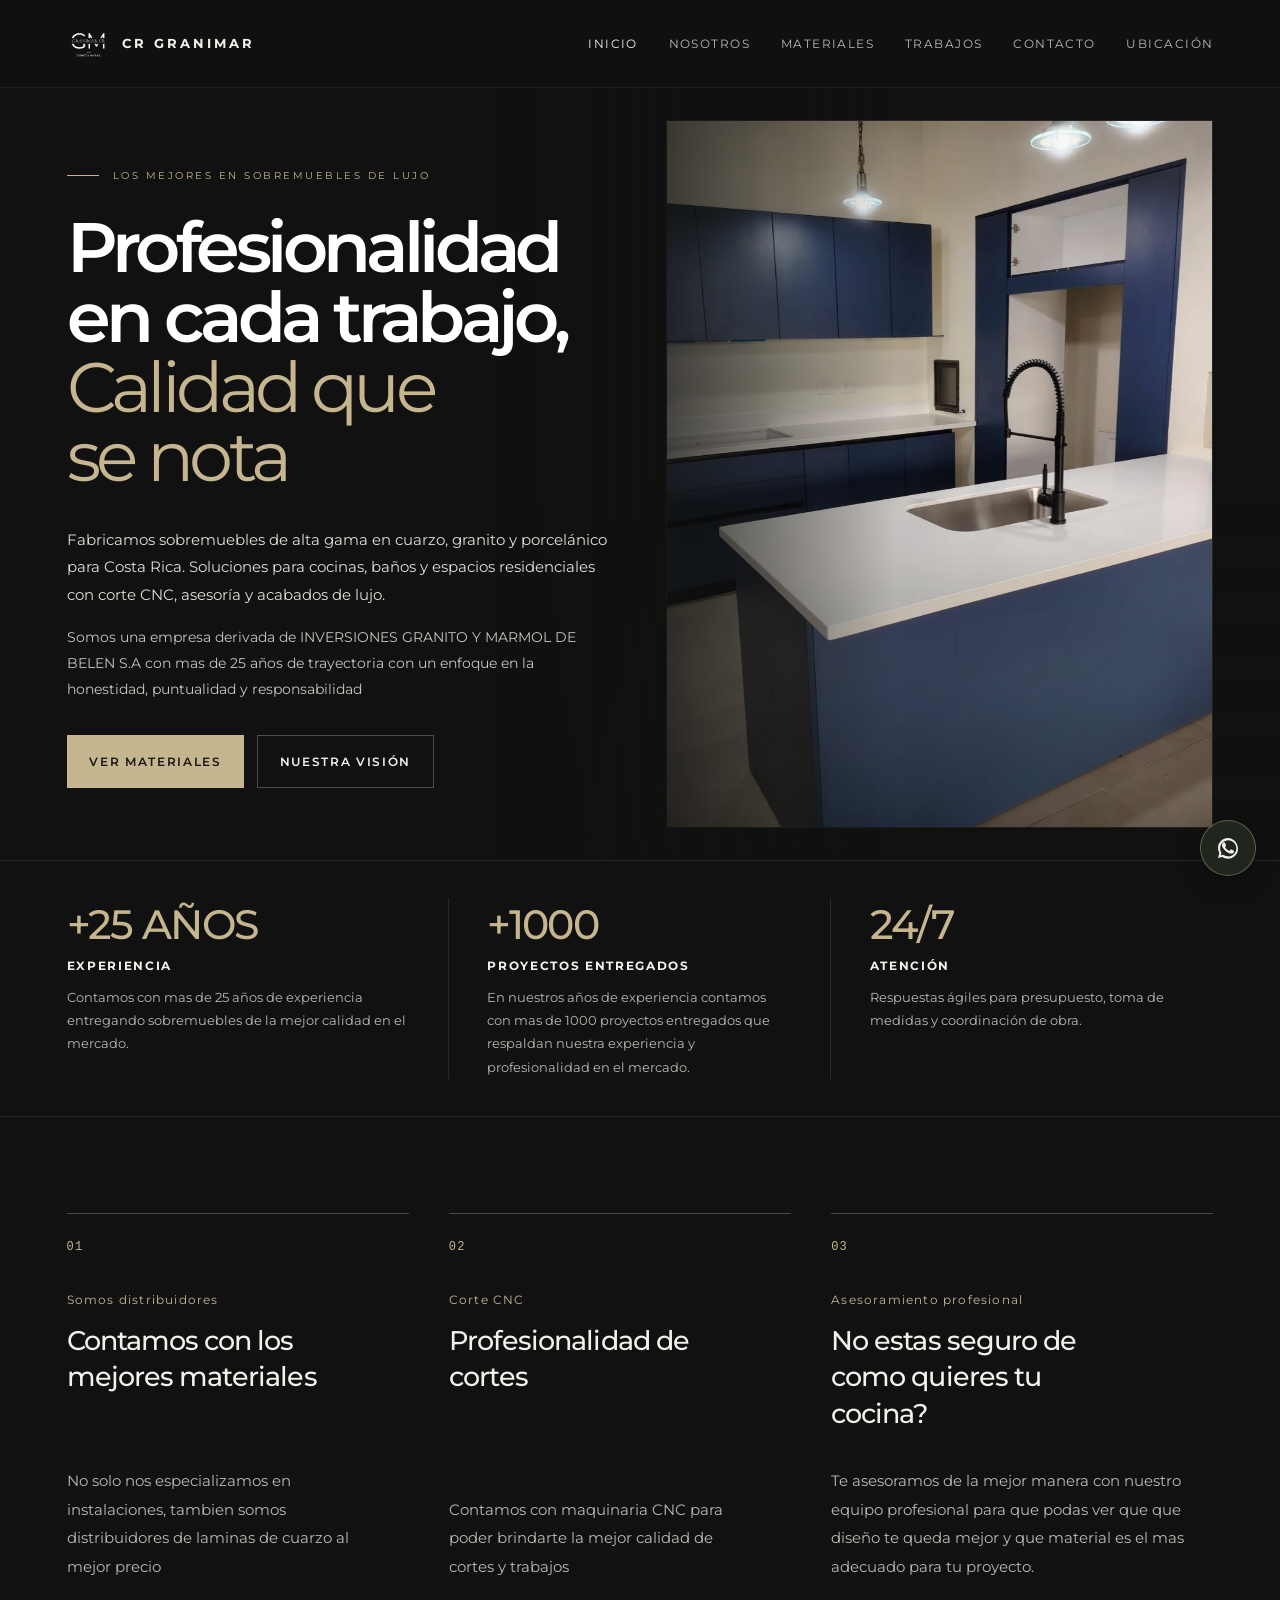
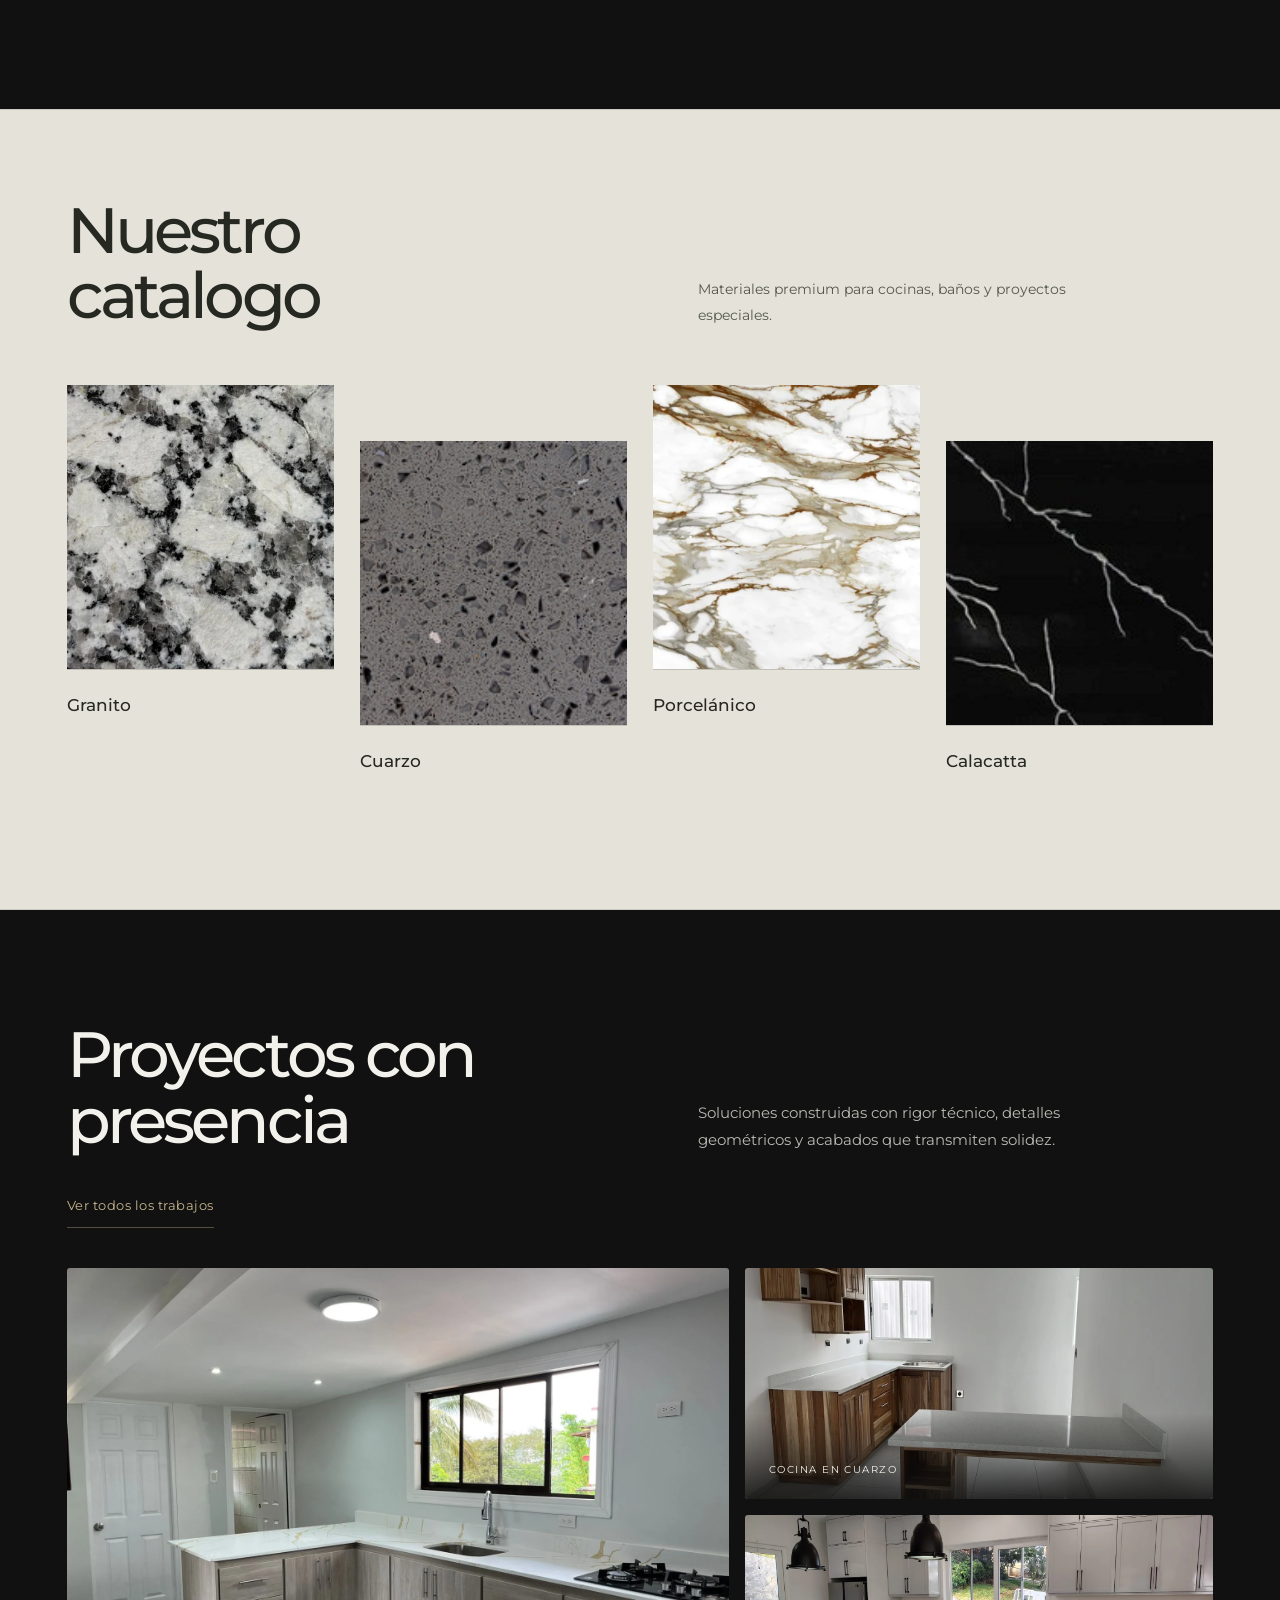
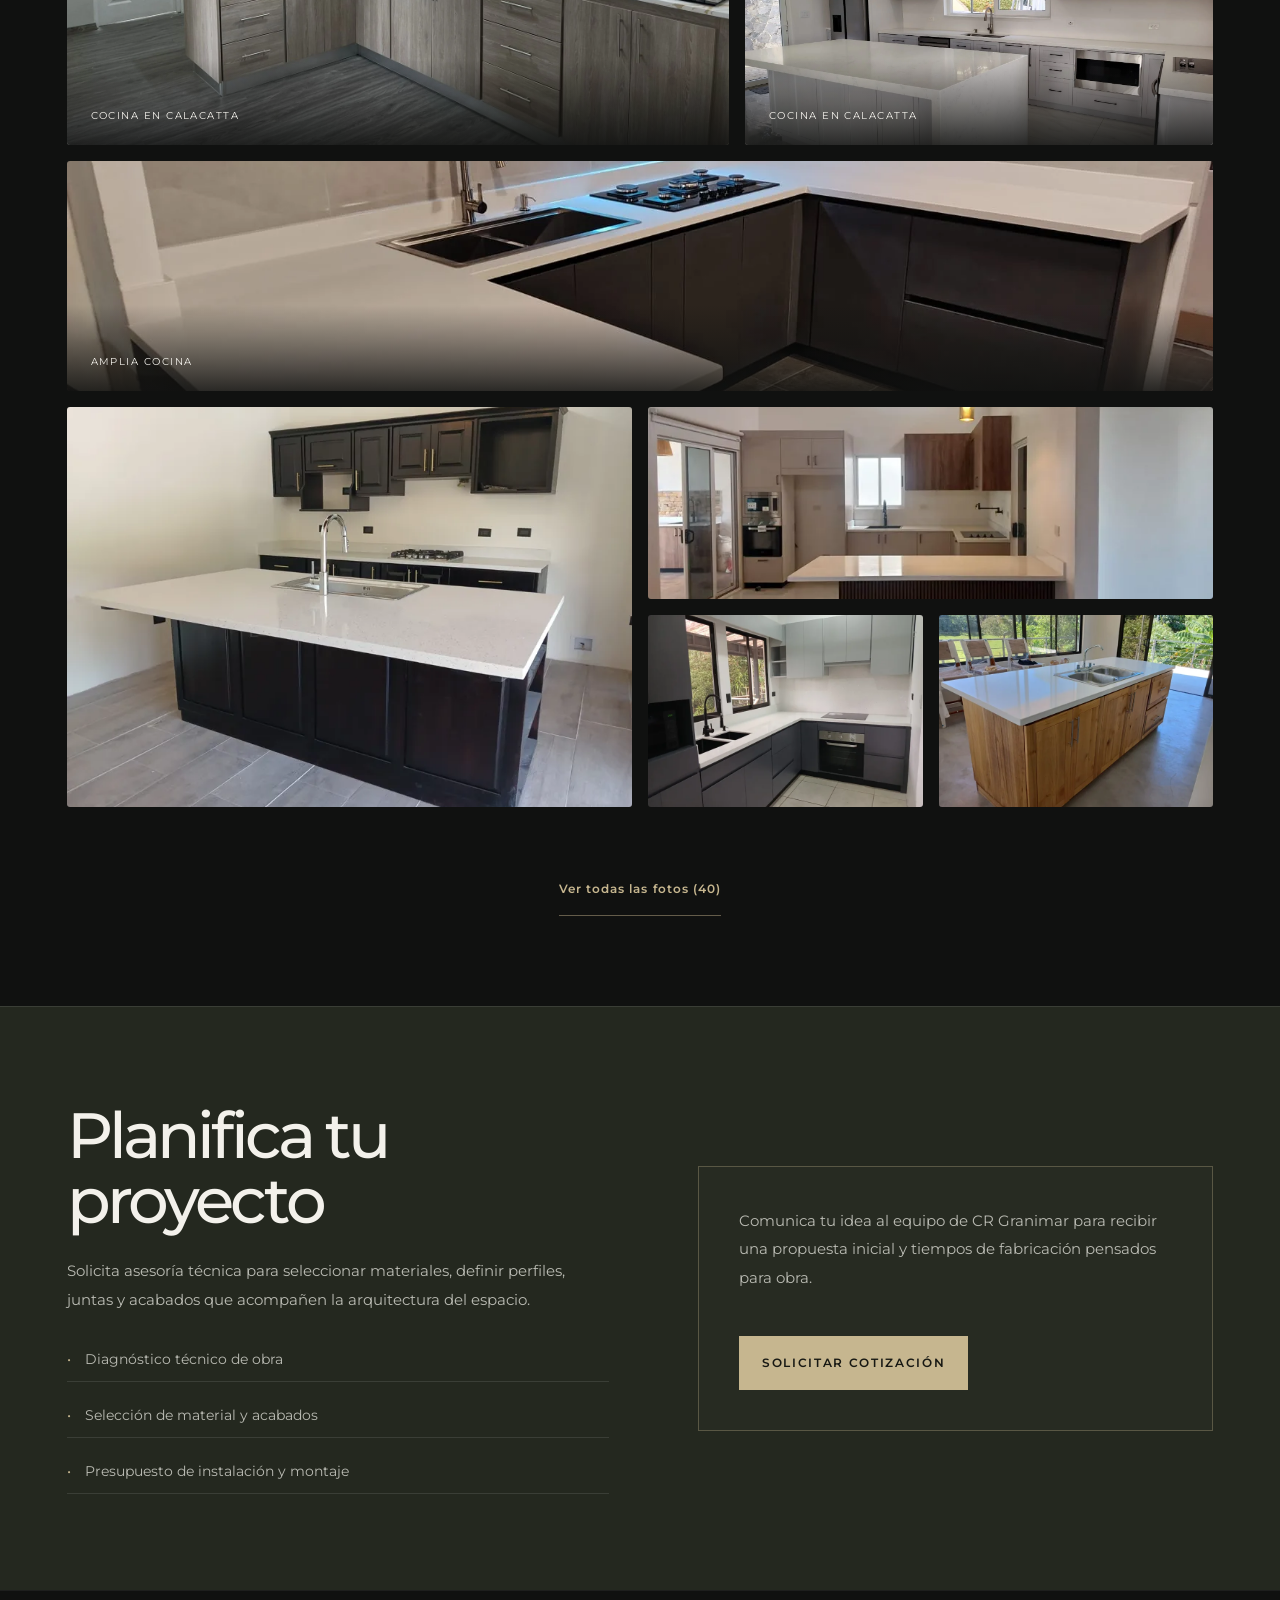
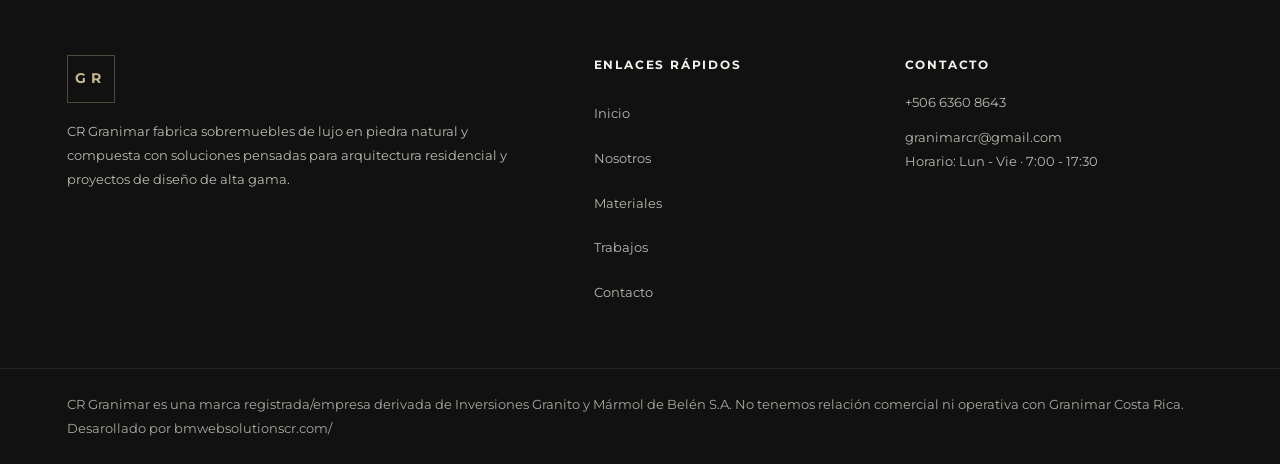
<file: index.html>
<!DOCTYPE html>
<html lang="es">
<head>
  <meta charset="UTF-8" />
  <meta name="viewport" content="width=device-width, initial-scale=1.0, maximum-scale=1.0, viewport-fit=cover" />
  <title>Cuarzo, granito, sobres de cuarzo y corte CNC en Costa Rica | CR Granimar</title>
  
  <!-- Favicon corregido -->
  <link rel="icon" href="./logoprincipal.png" type="image/png" />
  
  <meta name="description" content="CR Granimar ofrece cuarzos, cortes de cuarzo, corte CNC, sobres de cuarzo y granito en Costa Rica con fabricación, asesoría y montaje de lujo." />
  <meta name="keywords" content="cuarzos costa rica, cortes de cuarzo en costa rica, corte cnc costa rica, sobres cuarzo costa rica, sobres de cuarzo, cuarzo, granito, sobres granito, granito costa rica" />
  <meta name="robots" content="index, follow, max-snippet:-1, max-image-preview:large, max-video-preview:-1" />
  
  <!-- SEO: Enlace canónico absoluto hacia la URL principal de tu dominio -->
  <link rel="canonical" href="https://www.crgranimar.com/" />
  
  <meta property="og:title" content="Cuarzo, granito y sobres de cuarzo en Costa Rica | CR Granimar" />
  <meta property="og:description" content="Especialistas en cuarzo, granito, sobres de cuarzo y corte CNC para cocinas, baños y proyectos residenciales en Costa Rica." />
  <meta property="og:type" content="website" />
  <meta property="og:url" content="https://www.crgranimar.com/" />
  <meta property="og:image" content="https://www.crgranimar.com/img/imageninicio.jpeg" />
  
  <!-- SEO: Datos estructurados optimizados para negocio local/organización -->
 <script type="application/ld+json">
    {
      "@context": "https://schema.org",
      "@type": "LocalBusiness",
      "name": "CR Granimar",
      "legalName": "Inversiones Granito y Marmol de Belen S.A",
      "url": "https://www.crgranimar.com",
      "logo": "https://www.crgranimar.com/logoprincipal.png",
      "description": "Especialistas en cuarzo, granito, sobres de cuarzo y corte CNC en Costa Rica. Empresa derivada de Inversiones Granito y Mármol de Belén S.A. Sin relación con Granimar Costa Rica.",
      "areaServed": "Costa Rica",
      "telephone": ["+506 8872-8065", "+506 8875-5872", "+506 6360-8643"],
      "contactPoint": [
        {
          "@type": "ContactPoint",
          "telephone": "+506 8872-8065",
          "contactType": "customer service",
          "areaServed": "CR",
          "availableLanguage": "Spanish"
        },
        {
          "@type": "ContactPoint",
          "telephone": "+506 8875-5872",
          "contactType": "sales",
          "areaServed": "CR",
          "availableLanguage": "Spanish"
        },
        {
          "@type": "ContactPoint",
          "telephone": "+506 6360-8643",
          "contactType": "sales",
          "areaServed": "CR",
          "availableLanguage": "Spanish"
        }
      ]
    }
  </script>
  
  <link rel="preconnect" href="https://fonts.googleapis.com" />
  <link rel="preconnect" href="https://fonts.gstatic.com" crossorigin />
  <link href="https://fonts.googleapis.com/css2?family=Montserrat:wght@400;500;600;700;800&display=swap" rel="stylesheet" />
  <link rel="stylesheet" href="styles/global.css" />
</head>
<body class="home-page">
  <div class="page-shell">
   <header class="site-header">
  <div class="brand">
    <!-- Se reemplaza el texto GR por la imagen de tu logo optimizada para SEO -->
    <img src="./logoprincipal.webp" alt="Logotipo de CR Granimar" class="brand-logo" style="height: 40px; width: auto; object-fit: contain;" decoding="async" />
    <span class="brand-name">CR Granimar</span>
  </div>
  <button class="nav-toggle" aria-label="Abrir menú" aria-expanded="false"><span></span></button>
  <nav class="main-nav" aria-label="Navegación principal">
    <a href="index.html" class="active" aria-current="page">Inicio</a>
    <a href="quienessomos.html">Nosotros</a>
    <a href="materiales.html">Materiales</a>
    <a href="trabajos.html">Trabajos</a>
    <a href="contacto.html">Contacto</a>
    <a href="ubicacion.html">Ubicación</a>
  </nav>
</header>
    <main>
      <section class="hero-landing" aria-label="Hero principal">
        <div class="hero-stage">
          <div class="hero-bg" aria-hidden="true">
            <img src="img/imageninicio.webp" alt="Cocinas y baños con cuarzo, granito y sobres de cuarzo en Costa Rica" decoding="async" fetchpriority="high" />
          </div>
          <div class="hero-overlay-inicio"></div>
          <div class="hero-content">
            <p class="eyebrow">Los mejores en sobremuebles de lujo</p>
            <h1>Profesionalidad en cada trabajo, <span>Calidad que se nota</span></h1>
            <p class="hero-copy">Fabricamos sobremuebles de alta gama en cuarzo, granito y porcelánico para Costa Rica. Soluciones para cocinas, baños y espacios residenciales con corte CNC, asesoría y acabados de lujo.</p>
            <p class="hero-copy">Somos una empresa derivada de INVERSIONES GRANITO Y MARMOL DE BELEN S.A con mas de 25 años de trayectoria con un enfoque en la honestidad, puntualidad y responsabilidad</p>
            <div class="hero-actions">
              <a href="materiales.html" class="hero-button">Ver materiales</a>
              <a href="quienessomos.html" class="hero-button ghost">Nuestra visión</a>
            </div>

          </div>
        </div>
          <div class="hero-support">
            <article class="support-card">
              <span>+25 Años</span>
              <h3>Experiencia</h3>
              <p>Contamos con mas de 25 años de experiencia entregando sobremuebles de la mejor calidad en el mercado.</p>
            </article>
            <article class="support-card">
              <span>+1000</span>
              <h3>Proyectos entregados</h3>
              <p>En nuestros años de experiencia contamos con mas de 1000 proyectos entregados que respaldan nuestra experiencia y profesionalidad en el mercado.</p>
            </article>
            <article class="support-card">
              <span>24/7</span>
              <h3>Atención</h3>
              <p>Respuestas ágiles para presupuesto, toma de medidas y coordinación de obra.</p>
            </article>
          </div>
      </section>

      <section class="section-grid section-intro">
        <article class="feature-card">
          <span class="feature-index">Somos distribuidores</span>
          <h2>Contamos con los mejores materiales</h2>
          <p>No solo nos especializamos en instalaciones, tambien somos distribuidores de laminas de cuarzo al mejor precio</p>
        </article>
        <article class="feature-card">
          <span class="feature-index">Corte CNC</span>
          <h2>Profesionalidad de cortes</h2>
          <p>Contamos con maquinaria CNC para poder brindarte la mejor calidad de cortes y trabajos</p>
        </article>
        <article class="feature-card">
          <span class="feature-index">Asesoramiento profesional</span>
          <h2>No estas seguro de como quieres tu cocina?</h2>
          <p>Te asesoramos de la mejor manera con nuestro equipo profesional para que podas ver que que diseño te queda mejor y que material es el mas adecuado para tu proyecto.</p>
        </article>
      </section>

      <section class="section-materials-preview">
        <h2>Nuestro catalogo</h2>
        <p class="section-note">Materiales premium para cocinas, baños y proyectos especiales.</p>
        <div class="materials-preview">
          <a href="granito.html" class="materials-card granite">
            <!-- SEO: Texto alt descriptivo para imágenes de catálogo -->
            <img src="img/granito/granito.webp" alt="Planchas de granito natural para sobres de cocina en Costa Rica" class="materials-card-bg" decoding="async" loading="lazy" />
            <span class="materials-card-label">Granito</span>
          </a>
          <a href="cuarzo.html" class="materials-card quartz">
            <!-- SEO: Texto alt descriptivo para imágenes de catálogo -->
            <img src="img/cuarzo/grisestelar.webp" alt="Plancha de cuarzo Gris Estelar para diseño de interiores" class="materials-card-bg" decoding="async" loading="lazy" />
            <span class="materials-card-label">Cuarzo</span>
          </a>
          <a href="porcelanico.html" class="materials-card porcelain">
            <!-- SEO: Texto alt descriptivo para imágenes de catálogo -->
            <img src="img/porcelamico/porcelamico.webp" alt="Superficies de porcelánico de gran formato para arquitectura" class="materials-card-bg" decoding="async" loading="lazy" />
            <span class="materials-card-label">Porcelánico</span>
          </a>
          <a href="calacatta.html" class="materials-card calacatta">
            <!-- SEO: Texto alt descriptivo para imágenes de catálogo -->
            <img src="img/calacatta/negromarquina.webp" alt="Piedra sinterizada estilo Calacatta Negro Marquina" class="materials-card-bg" decoding="async" loading="lazy" />
            <span class="materials-card-label">Calacatta</span>
          </a>
        </div>
      </section>

      <section class="section-portfolio">
        <div class="section-heading">
          <h2>Proyectos con presencia</h2>
          <p>Soluciones construidas con rigor técnico, detalles geométricos y acabados que transmiten solidez.</p>
        </div>
        <a class="all-work-link" href="trabajos.html">Ver todos los trabajos</a>
        <div class="portfolio-grid">
          <article class="portfolio-card variant-1"><a class="portfolio-photo" data-gallery href="proyectos/calacatta4.webp" aria-label="Ampliar proyecto"><img src="proyectos/calacatta4.webp" alt="Instalación de cocina con sobres en piedra calacatta de lujo" decoding="async" loading="lazy" /></a> <p>Cocina en calacatta</p></article>
          <article class="portfolio-card variant-2"><a class="portfolio-photo" data-gallery href="proyectos/cuarzo1.webp" aria-label="Ampliar proyecto"><img src="proyectos/cuarzo1.webp" alt="Proyecto residencial con isla y sobres de cocina en cuarzo" decoding="async" loading="lazy" /></a><p>Cocina en cuarzo</p></article>
          <article class="portfolio-card variant-3"><a class="portfolio-photo" data-gallery href="proyectos/cuarzo2.webp" aria-label="Ampliar proyecto"><img src="proyectos/cuarzo2.webp" alt="Diseño de cocina minimalista con sobres de calacatta" decoding="async" loading="lazy" /></a><p>Cocina en calacatta</p></article>
          <article class="portfolio-card variant-4"><a class="portfolio-photo" data-gallery href="proyectos/cuarzo4.webp" aria-label="Ampliar proyecto"><img src="proyectos/cuarzo4.webp" alt="Cocina espaciosa con acabados de sobres en granito pulido" decoding="async" loading="lazy" /></a><p> Amplia Cocina</p></article>
        </div>
        <div class="project-photo-grid" id="project-photos">
          <a class="project-photo" href="img/proyectos-refresh/proyecto-01.webp" data-gallery aria-label="Ampliar foto 1"><img src="img/proyectos-refresh/proyecto-01-preview.webp" alt="Superficie y detalles de cocina" width="1600" height="1200" loading="lazy" decoding="async" /></a>
          <a class="project-photo" href="img/proyectos-refresh/proyecto-02.webp" data-gallery aria-label="Ampliar foto 2"><img src="img/proyectos-refresh/proyecto-02-preview.webp" alt="Superficie y detalles de cocina" width="1600" height="738" loading="lazy" decoding="async" /></a>
          <a class="project-photo" href="img/proyectos-refresh/proyecto-03.webp" data-gallery aria-label="Ampliar foto 3"><img src="img/proyectos-refresh/proyecto-03-preview.webp" alt="Superficie y detalles de cocina" width="1600" height="1200" loading="lazy" decoding="async" /></a>
          <a class="project-photo" href="img/proyectos-refresh/proyecto-04.webp" data-gallery aria-label="Ampliar foto 4"><img src="img/proyectos-refresh/proyecto-04-preview.webp" alt="Superficie y detalles de cocina" width="1600" height="1200" loading="lazy" decoding="async" /></a>
          <a class="project-photo" href="img/proyectos-refresh/proyecto-05.webp" data-gallery aria-label="Ampliar foto 5"><img src="img/proyectos-refresh/proyecto-05-preview.webp" alt="Superficie y detalles de cocina" width="738" height="1600" loading="lazy" decoding="async" /></a>
          <a class="project-photo" href="img/proyectos-refresh/proyecto-06.webp" data-gallery aria-label="Ampliar foto 6"><img src="img/proyectos-refresh/proyecto-06-preview.webp" alt="Superficie y detalles de cocina" width="1600" height="738" loading="lazy" decoding="async" /></a>
          <a class="project-photo" href="img/proyectos-refresh/proyecto-07.webp" data-gallery aria-label="Ampliar foto 7"><img src="img/proyectos-refresh/proyecto-07-preview.webp" alt="Superficie y detalles de cocina" width="1600" height="738" loading="lazy" decoding="async" /></a>
          <a class="project-photo" href="img/proyectos-refresh/proyecto-08.webp" data-gallery aria-label="Ampliar foto 8"><img src="img/proyectos-refresh/proyecto-08-preview.webp" alt="Lavamanos y superficie de baño" width="738" height="1600" loading="lazy" decoding="async" /></a>
          <a class="project-photo" href="img/proyectos-refresh/proyecto-09.webp" data-gallery aria-label="Ampliar foto 9"><img src="img/proyectos-refresh/proyecto-09-preview.webp" alt="Superficie y detalles de cocina" width="1600" height="738" loading="lazy" decoding="async" /></a>
          <a class="project-photo" href="img/proyectos-refresh/proyecto-10.webp" data-gallery aria-label="Ampliar foto 10"><img src="img/proyectos-refresh/proyecto-10-preview.webp" alt="Superficie y detalles de cocina" width="1600" height="738" loading="lazy" decoding="async" /></a>
          <a class="project-photo" href="img/proyectos-refresh/proyecto-11.webp" data-gallery aria-label="Ampliar foto 11"><img src="img/proyectos-refresh/proyecto-11-preview.webp" alt="Superficie y detalles de cocina" width="1600" height="738" loading="lazy" decoding="async" /></a>
          <a class="project-photo" href="img/proyectos-refresh/proyecto-12.webp" data-gallery aria-label="Ampliar foto 12"><img src="img/proyectos-refresh/proyecto-12-preview.webp" alt="Lavamanos y superficie de baño" width="1280" height="591" loading="lazy" decoding="async" /></a>
          <a class="project-photo" href="img/proyectos-refresh/proyecto-13.webp" data-gallery aria-label="Ampliar foto 13"><img src="img/proyectos-refresh/proyecto-13-preview.webp" alt="Superficie y detalles de cocina" width="1600" height="1200" loading="lazy" decoding="async" /></a>
          <a class="project-photo" href="img/proyectos-refresh/proyecto-14.webp" data-gallery aria-label="Ampliar foto 14"><img src="img/proyectos-refresh/proyecto-14-preview.webp" alt="Superficie y detalles de cocina" width="1600" height="1200" loading="lazy" decoding="async" /></a>
          <a class="project-photo" href="img/proyectos-refresh/proyecto-15.webp" data-gallery aria-label="Ampliar foto 15"><img src="img/proyectos-refresh/proyecto-15-preview.webp" alt="Superficie y detalles de cocina" width="1600" height="1200" loading="lazy" decoding="async" /></a>
          <a class="project-photo" href="img/proyectos-refresh/proyecto-16.webp" data-gallery aria-label="Ampliar foto 16"><img src="img/proyectos-refresh/proyecto-16-preview.webp" alt="Superficie y detalles de cocina" width="1600" height="1200" loading="lazy" decoding="async" /></a>
          <a class="project-photo" href="img/proyectos-refresh/proyecto-17.webp" data-gallery aria-label="Ampliar foto 17"><img src="img/proyectos-refresh/proyecto-17-preview.webp" alt="Superficie y detalles de cocina" width="1600" height="1200" loading="lazy" decoding="async" /></a>
          <a class="project-photo" href="img/proyectos-refresh/proyecto-18.webp" data-gallery aria-label="Ampliar foto 18"><img src="img/proyectos-refresh/proyecto-18-preview.webp" alt="Superficie y detalles de cocina" width="1600" height="1200" loading="lazy" decoding="async" /></a>
          <a class="project-photo" href="img/proyectos-refresh/proyecto-19.webp" data-gallery aria-label="Ampliar foto 19"><img src="img/proyectos-refresh/proyecto-19-preview.webp" alt="Superficie y detalles de cocina" width="1600" height="1200" loading="lazy" decoding="async" /></a>
          <a class="project-photo" href="img/proyectos-refresh/proyecto-20.webp" data-gallery aria-label="Ampliar foto 20"><img src="img/proyectos-refresh/proyecto-20-preview.webp" alt="Lavamanos y superficie de baño" width="1600" height="1200" loading="lazy" decoding="async" /></a>
          <a class="project-photo" href="img/proyectos-refresh/proyecto-21.webp" data-gallery aria-label="Ampliar foto 21"><img src="img/proyectos-refresh/proyecto-21-preview.webp" alt="Lavamanos y superficie de baño" width="1600" height="1200" loading="lazy" decoding="async" /></a>
          <a class="project-photo" href="img/proyectos-refresh/proyecto-22.webp" data-gallery aria-label="Ampliar foto 22"><img src="img/proyectos-refresh/proyecto-22-preview.webp" alt="Lavamanos y superficie de baño" width="1600" height="1200" loading="lazy" decoding="async" /></a>
          <a class="project-photo" href="img/proyectos-refresh/proyecto-23.webp" data-gallery aria-label="Ampliar foto 23"><img src="img/proyectos-refresh/proyecto-23-preview.webp" alt="Lavamanos y superficie de baño" width="1200" height="1600" loading="lazy" decoding="async" /></a>
          <a class="project-photo" href="img/proyectos-refresh/proyecto-24.webp" data-gallery aria-label="Ampliar foto 24"><img src="img/proyectos-refresh/proyecto-24-preview.webp" alt="Superficie y detalles de cocina" width="1600" height="1200" loading="lazy" decoding="async" /></a>
          <a class="project-photo" href="img/proyectos-refresh/proyecto-25.webp" data-gallery aria-label="Ampliar foto 25"><img src="img/proyectos-refresh/proyecto-25-preview.webp" alt="Superficie y detalles de cocina" width="1600" height="1200" loading="lazy" decoding="async" /></a>
          <a class="project-photo" href="img/proyectos-refresh/proyecto-26.webp" data-gallery aria-label="Ampliar foto 26"><img src="img/proyectos-refresh/proyecto-26-preview.webp" alt="Lavamanos y superficie de baño" width="1600" height="1200" loading="lazy" decoding="async" /></a>
          <a class="project-photo" href="img/proyectos-refresh/proyecto-27.webp" data-gallery aria-label="Ampliar foto 27"><img src="img/proyectos-refresh/proyecto-27-preview.webp" alt="Lavamanos y superficie de baño" width="1600" height="1200" loading="lazy" decoding="async" /></a>
          <a class="project-photo" href="img/proyectos-refresh/proyecto-28.webp" data-gallery aria-label="Ampliar foto 28"><img src="img/proyectos-refresh/proyecto-28-preview.webp" alt="Lavamanos y superficie de baño" width="1600" height="1200" loading="lazy" decoding="async" /></a>
          <a class="project-photo" href="img/proyectos-refresh/proyecto-29.webp" data-gallery aria-label="Ampliar foto 29"><img src="img/proyectos-refresh/proyecto-29-preview.webp" alt="Lavamanos y superficie de baño" width="1200" height="1600" loading="lazy" decoding="async" /></a>
          <a class="project-photo" href="img/proyectos-refresh/proyecto-30.webp" data-gallery aria-label="Ampliar foto 30"><img src="img/proyectos-refresh/proyecto-30-preview.webp" alt="Superficie y detalles de cocina" width="1600" height="1200" loading="lazy" decoding="async" /></a>
          <a class="project-photo" href="img/proyectos-refresh/proyecto-31.webp" data-gallery aria-label="Ampliar foto 31"><img src="img/proyectos-refresh/proyecto-31-preview.webp" alt="Superficie y detalles de cocina" width="1600" height="1200" loading="lazy" decoding="async" /></a>
          <a class="project-photo" href="img/proyectos-refresh/proyecto-32.webp" data-gallery aria-label="Ampliar foto 32"><img src="img/proyectos-refresh/proyecto-32-preview.webp" alt="Superficie y detalles de cocina" width="1600" height="1200" loading="lazy" decoding="async" /></a>
          <a class="project-photo" href="img/proyectos-refresh/proyecto-33.webp" data-gallery aria-label="Ampliar foto 33"><img src="img/proyectos-refresh/proyecto-33-preview.webp" alt="Superficie y detalles de cocina" width="1600" height="1200" loading="lazy" decoding="async" /></a>
          <a class="project-photo" href="img/proyectos-refresh/proyecto-34.webp" data-gallery aria-label="Ampliar foto 34"><img src="img/proyectos-refresh/proyecto-34-preview.webp" alt="Lavamanos y superficie de baño" width="1600" height="1200" loading="lazy" decoding="async" /></a>
          <a class="project-photo" href="img/proyectos-refresh/proyecto-35.webp" data-gallery aria-label="Ampliar foto 35"><img src="img/proyectos-refresh/proyecto-35-preview.webp" alt="Lavamanos y superficie de baño" width="1600" height="1200" loading="lazy" decoding="async" /></a>
          <a class="project-photo" href="img/proyectos-refresh/proyecto-36.webp" data-gallery aria-label="Ampliar foto 36"><img src="img/proyectos-refresh/proyecto-36-preview.webp" alt="Superficie y detalles de cocina" width="1600" height="1200" loading="lazy" decoding="async" /></a>
          <a class="project-photo" href="img/proyectos-refresh/proyecto-37.webp" data-gallery aria-label="Ampliar foto 37"><img src="img/proyectos-refresh/proyecto-37-preview.webp" alt="Lavamanos y superficie de baño" width="1200" height="1600" loading="lazy" decoding="async" /></a>
          <a class="project-photo" href="img/proyectos-refresh/proyecto-38.webp" data-gallery aria-label="Ampliar foto 38"><img src="img/proyectos-refresh/proyecto-38-preview.webp" alt="Superficie y detalles de cocina" width="1600" height="1200" loading="lazy" decoding="async" /></a>
          <a class="project-photo" href="img/proyectos-refresh/proyecto-39.webp" data-gallery aria-label="Ampliar foto 39"><img src="img/proyectos-refresh/proyecto-39-preview.webp" alt="Superficie y detalles de cocina" width="1600" height="1200" loading="lazy" decoding="async" /></a>
          <a class="project-photo" href="img/proyectos-refresh/proyecto-40.webp" data-gallery aria-label="Ampliar foto 40"><img src="img/proyectos-refresh/proyecto-40-preview.webp" alt="Superficie y detalles de cocina" width="1600" height="1200" loading="lazy" decoding="async" /></a>
        </div>
      </section>

      <section class="section-contact">
        <div>
          <h2>Planifica tu proyecto</h2>
          <p>Solicita asesoría técnica para seleccionar materiales, definir perfiles, juntas y acabados que acompañen la arquitectura del espacio.</p>
          <ul>
            <li>Diagnóstico técnico de obra</li>
            <li>Selección de material y acabados</li>
            <li>Presupuesto de instalación y montaje</li>
          </ul>
        </div>
        <div class="cta-panel">
          <p>Comunica tu idea al equipo de CR Granimar para recibir una propuesta inicial y tiempos de fabricación pensados para obra.</p>
          <a href="https://wa.me/50663608643?text=Hola,%20estoy%20interesado%20en%20una%20cotizaci%C3%B3n" class="hero-button">Solicitar cotización</a>
        </div>
      </section>
    </main>

    <footer class="site-footer">
      <div class="footer-advanced">
        <div>
          <span class="brand-mark">GR</span>
          <p>CR Granimar fabrica sobremuebles de lujo en piedra natural y compuesta con soluciones pensadas para arquitectura residencial y proyectos de diseño de alta gama.</p>
        </div>
        <div>
          <h3>Enlaces rápidos</h3>
          <ul>
            <li><a href="index.html">Inicio</a></li>
            <li><a href="quienessomos.html">Nosotros</a></li>
            <li><a href="materiales.html">Materiales</a></li>
            <li><a href="trabajos.html">Trabajos</a></li>
            <li><a href="contacto.html">Contacto</a></li>
          </ul>
        </div>
        <div>
          <h3>Contacto</h3>
          <p>+506 6360 8643</p>
          <a href="mailto:contacto@granimarcr.com">granimarcr@gmail.com</a>
          <p>Horario: Lun - Vie · 7:00 - 17:30</p>
        </div>
      </div>
      <div class="footer-bottom">
        <p>CR Granimar es una marca registrada/empresa derivada de Inversiones Granito y Mármol de Belén S.A. No tenemos relación comercial ni operativa con Granimar Costa Rica.</p>
        <p>Desarollado por  bmwebsolutionscr.com/</p>
      </div>
    </footer>
  </div>

  <a class="whatsapp-float" href="https://wa.me/50663608643?text=Hola,%20estoy%20interesado%20en%20una%20cotizaci%C3%B3n" target="_blank" rel="noopener noreferrer" aria-label="Contactar por WhatsApp">
    <svg viewBox="0 0 24 24" aria-hidden="true" focusable="false"><path d="M17.472 14.382c-.297-.149-1.758-.867-2.03-.967-.273-.099-.472-.148-.672.149-.198.297-.767.967-.94 1.165-.173.198-.347.223-.644.075-.297-.149-1.255-.462-2.39-1.475-.883-.788-1.48-1.761-1.653-2.059-.173-.297-.02-.458.13-.606.134-.133.297-.347.446-.52.149-.174.198-.298.298-.497.099-.198.05-.372-.025-.52-.075-.149-.672-1.612-.92-2.21-.242-.579-.487-.5-.672-.51l-.573-.01c-.198 0-.52.074-.792.372s-1.04 1.016-1.04 2.479 1.065 2.876 1.213 3.074c.149.198 2.095 3.2 5.076 4.487.709.306 1.26.489 1.69.626.71.227 1.354.195 1.863.118.568-.085 1.758-.719 2.006-1.413.248-.695.248-1.29.173-1.414-.074-.124-.273-.198-.57-.347zM12.004 2c-5.514 0-9.994 4.48-9.994 9.994 0 1.764.46 3.496 1.333 5.02L2 22l4.19-1.104a9.92 9.92 0 0 0 5.815 1.82c5.514 0 9.994-4.48 9.994-9.994S17.518 2 12.004 2zm0 18.19a8.15 8.15 0 0 1-4.32-1.203l-.307-.18-2.485.655.664-2.425-.199-.315a8.063 8.063 0 0 1-1.23-4.465c0-4.48 3.641-8.122 8.122-8.122 4.48 0 8.122 3.64 8.122 8.122 0 4.48-3.641 8.122-8.122 8.122z"/></svg>
  </a>
  <script src="scripts/main.js" defer></script>
</body>
</html>
</file>
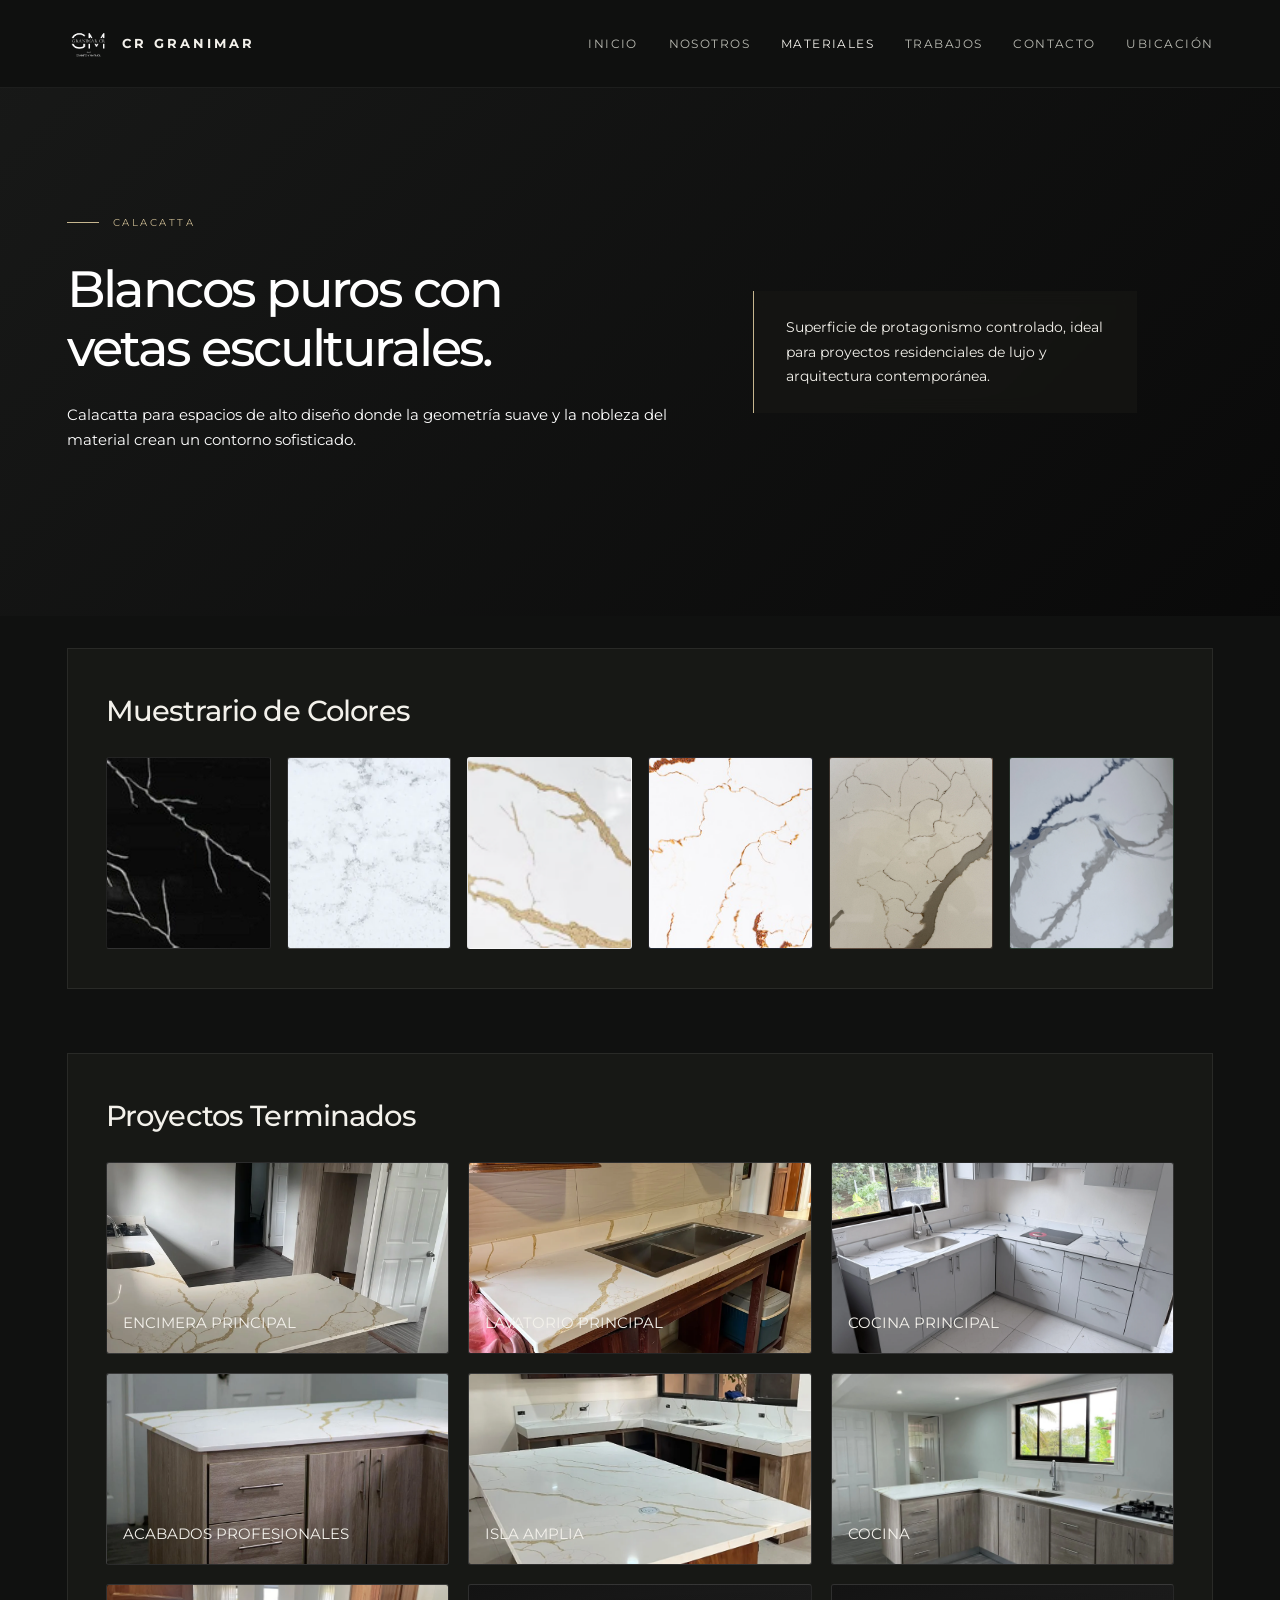
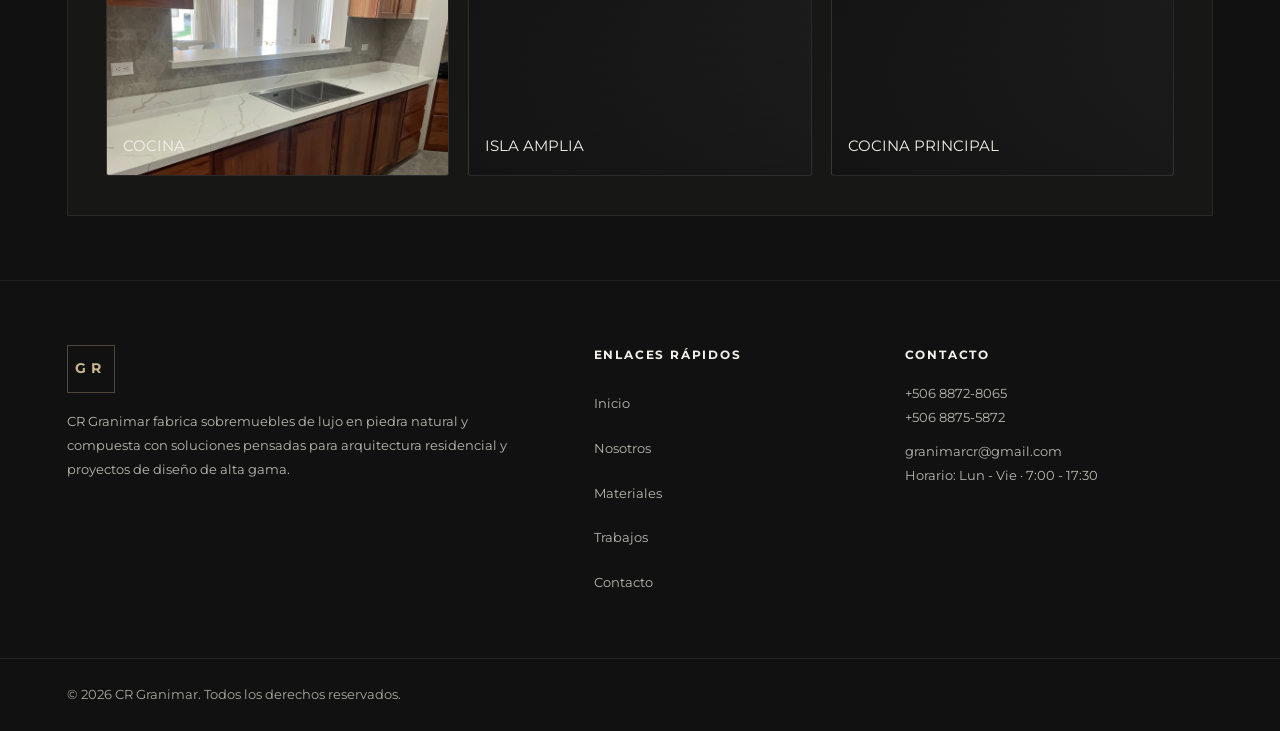
<file: calacatta.html>
<!DOCTYPE html>
<html lang="es">
<head>
  <meta charset="UTF-8" />
  <meta name="viewport" content="width=device-width, initial-scale=1.0, maximum-scale=1.0, viewport-fit=cover" />
  <title>Piedra Calacatta de Lujo en Costa Rica | CR Granimar</title>
  
  <link rel="icon" href="./logoprincipal.png" type="image/png" />
  
  <meta name="description" content="Estética exclusiva con veteados imponentes estilo Calacatta. Sobres de cuarzo y porcelánico Calacatta en Costa Rica para proyectos residenciales de lujo." />
  <meta name="keywords" content="calacatta costa rica, cuarzo calacatta, porcelanico calacatta, sobres calacatta, calacatta negro marquina, cubiertas calacatta" />
  <meta name="robots" content="index, follow, max-snippet:-1, max-image-preview:large, max-video-preview:-1" />
  
  <link rel="canonical" href="https://www.crgranimar.com/calacatta.html" />
  
  <meta property="og:title" content="Piedra Calacatta de Lujo en Costa Rica | CR Granimar" />
  <meta property="og:description" content="La máxima expresión del diseño interior. Sobres con veteados artísticos únicos Calacatta de alta gama." />
  <meta property="og:type" content="website" />
  <meta property="og:url" content="https://www.crgranimar.com/calacatta.html" />
  <meta property="og:image" content="https://www.crgranimar.com/img/imageninicio.jpeg" />
  
  <script type="application/ld+json">
    {
      "@context": "https://schema.org",
      "@type": "Organization",
      "name": "CR Granimar",
      "url": "https://www.crgranimar.com",
      "logo": "https://www.crgranimar.com/logoprincipal.png",
      "description": "Especialistas en cuarzo, granito, sobres de cuarzo y corte CNC en Costa Rica.",
      "areaServed": "Costa Rica",
      "telephone": "+506 8872-8065",
      "contactPoint": {
        "@type": "ContactPoint",
        "telephone": "+506 6360-8643",
        "contactType": "sales",
        "areaServed": "CR",
        "availableLanguage": "Spanish"
      }
    }
  </script>
  
  <link rel="preconnect" href="https://fonts.googleapis.com" />
  <link rel="preconnect" href="https://fonts.gstatic.com" crossorigin />
  <link href="https://fonts.googleapis.com/css2?family=Montserrat:wght@400;500;600;700;800&display=swap" rel="stylesheet" />
  <link rel="stylesheet" href="styles/global.css" />
</head>
<body>
  <div class="page-shell">
    <header class="site-header">
      <div class="brand">
        <img src="./logoprincipal.webp" alt="Logotipo de CR Granimar" class="brand-logo" style="height: 40px; width: auto; object-fit: contain;" decoding="async" />
        <span class="brand-name">CR Granimar</span>
      </div>
      <button class="nav-toggle" aria-label="Abrir menú" aria-expanded="false"><span></span></button>
      <nav class="main-nav" aria-label="Navegación principal">
        <a href="index.html">Inicio</a>
        <a href="quienessomos.html">Nosotros</a>
        <a href="materiales.html" class="active" aria-current="page">Materiales</a>
    <a href="trabajos.html">Trabajos</a>
        <a href="contacto.html">Contacto</a>
        <a href="ubicacion.html">Ubicación</a>
      </nav>
    </header>

    <main>
      <section class="hero-page hero-split">
        <div class="hero-copy animate-item">
          <p class="eyebrow">CALACATTA</p>
          <h1>Blancos puros con vetas esculturales.</h1>
          <p>Calacatta para espacios de alto diseño donde la geometría suave y la nobleza del material crean un contorno sofisticado.</p>
        </div>
        <div class="hero-quote animate-item">
          <p>Superficie de protagonismo controlado, ideal para proyectos residenciales de lujo y arquitectura contemporánea.</p>
        </div>
      </section>

      <section class="section-panel animate-item">
        <h2>Muestrario de Colores</h2>
        <div class="sample-grid">
          <div class="sample-card" data-name="Negro Marquina"><img src="img/calacatta/negromarquina.webp" alt="" aria-hidden="true" class="sample-card-bg" decoding="async" loading="lazy" /><span></span></div>
          <div class="sample-card" data-name="Carrara"><img src="img/calacatta/carrara.webp" alt="" aria-hidden="true" class="sample-card-bg" decoding="async" loading="lazy" /><span></span></div>
          <div class="sample-card" data-name="Veta Dorada"><img src="img/calacatta/gold.webp" alt="" aria-hidden="true" class="sample-card-bg" decoding="async" loading="lazy" /><span></span></div>
          <div class="sample-card" data-name="Calacatta Rojizo"><img src="img/calacatta/calarojo.webp" alt="" aria-hidden="true" class="sample-card-bg" decoding="async" loading="lazy" /><span></span></div>
          <div class="sample-card" data-name="Calacatta Gris"><img src="img/calacatta/calagris.webp" alt="" aria-hidden="true" class="sample-card-bg" decoding="async" loading="lazy" /><span></span></div>
          <div class="sample-card" data-name="Calacatta Gris"><img src="img/calacatta/calacaazul.webp" alt="" aria-hidden="true" class="sample-card-bg" decoding="async" loading="lazy" /><span></span></div>

 
        </div>
      </section>

      <section class="section-panel animate-item">
        <h2>Proyectos Terminados</h2>
        <div class="project-grid">
          <div class="project-card variant-1"><img src="proyectos/calacatta1.webp" alt="" aria-hidden="true" class="project-card-bg" decoding="async" loading="lazy" /><p>Encimera principal</p></div>
          <div class="project-card variant-3"><img src="proyectos/calacatta2.webp" alt="" aria-hidden="true" class="project-card-bg" decoding="async" loading="lazy" /><p>Lavatorio principal</p></div>
          <div class="project-card variant-5"><img src="proyectos/calacattaazul.webp" alt="" aria-hidden="true" class="project-card-bg" decoding="async" loading="lazy" /><p>Cocina principal</p></div>

          <div class="project-card variant-7"><img src="proyectos/calacatta3.webp" alt="" aria-hidden="true" class="project-card-bg" decoding="async" loading="lazy" /><p>Acabados profesionales</p></div>
          <div class="project-card variant-2"><img src="proyectos/calacatta6.webp" alt="" aria-hidden="true" class="project-card-bg" decoding="async" loading="lazy" /><p>Isla amplia</p></div>
          <div class="project-card variant-4"><img src="proyectos/calacatta4.webp" alt="" aria-hidden="true" class="project-card-bg" decoding="async" loading="lazy" /><p>Cocina</p></div>
           <div class="project-card variant-4"><img src="proyectos/calacatta7.webp" alt="" aria-hidden="true" class="project-card-bg" decoding="async" loading="lazy" /><p>Cocina</p></div>
           <div class="project-card variant-4"><img src="proyectos/calacatta8.webp" alt="" aria-hidden="true" class="project-card-bg" decoding="async" loading="lazy" /><p>Isla Amplia</p></div>
            <div class="project-card variant-4"><img src="proyectos/calacatta9.webp" alt="" aria-hidden="true" class="project-card-bg" decoding="async" loading="lazy" /><p>Cocina Principal</p></div>
          </section>
    </main>

    <footer class="site-footer">
      <div class="footer-advanced">
        <div>
          <span class="brand-mark">GR</span>
          <p>CR Granimar fabrica sobremuebles de lujo en piedra natural y compuesta con soluciones pensadas para arquitectura residencial y proyectos de diseño de alta gama.</p>
        </div>
        <div>
          <h3>Enlaces rápidos</h3>
          <ul>
            <li><a href="index.html">Inicio</a></li>
            <li><a href="quienessomos.html">Nosotros</a></li>
            <li><a href="materiales.html">Materiales</a></li>
            <li><a href="trabajos.html">Trabajos</a></li>
            <li><a href="contacto.html">Contacto</a></li>
          </ul>
        </div>
        <div>
          <h3>Contacto</h3>
          <p>+506 8872-8065</p>
          <p>+506 8875-5872</p>
          <a href="mailto:contacto@granimarcr.com">granimarcr@gmail.com</a>
          <p>Horario: Lun - Vie · 7:00 - 17:30</p>
        </div>
      </div>
      <div class="footer-bottom">
        <p>© 2026 CR Granimar. Todos los derechos reservados.</p>
      </div>
    </footer>
  </div>
  <script src="scripts/main.js" defer></script>
</body>
</html>
</file>
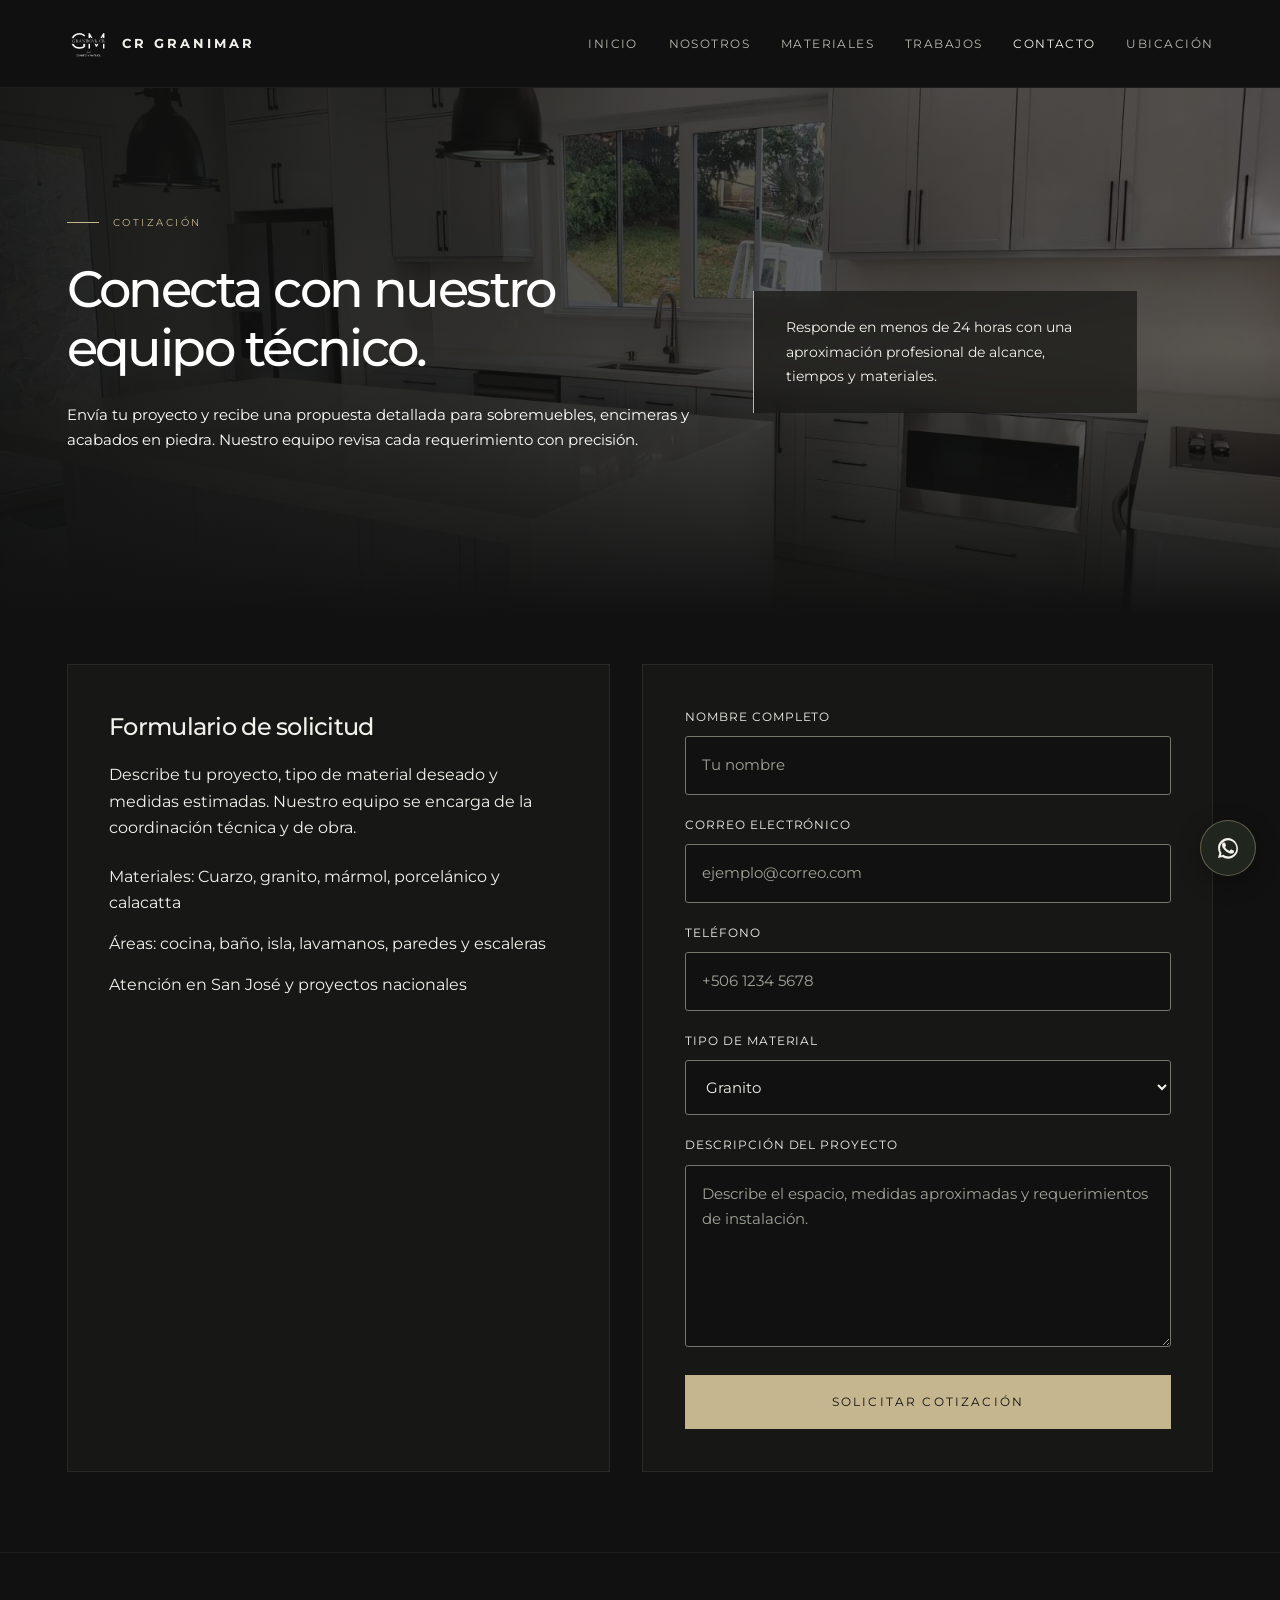
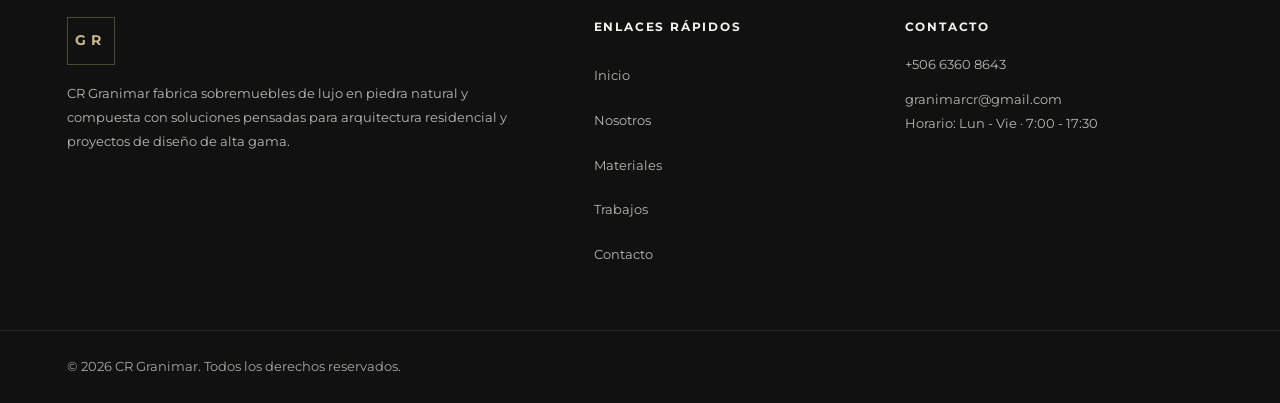
<file: contacto.html>
<!DOCTYPE html>
<html lang="es">
<head>
  <meta charset="UTF-8" />
  <meta name="viewport" content="width=device-width, initial-scale=1.0, maximum-scale=1.0, viewport-fit=cover" />
  <title>Contacto | Solicitar Cotización de Sobres - CR Granimar</title>
  
  <link rel="icon" href="./logoprincipal.png" type="image/png" />
  
  <meta name="description" content="Ponete en contacto con el equipo técnico de CR Granimar. Solicitá tu cotización personalizada para sobres de cocina y baño en Costa Rica." />
  <meta name="keywords" content="cuarzos costa rica, cortes de cuarzo en costa rica, corte cnc costa rica, sobres cuarzo costa rica, sobres de cuarzo, cuarzo, granito, sobres granito, granito costa rica" />
  <meta name="robots" content="index, follow, max-snippet:-1, max-image-preview:large, max-video-preview:-1" />
  
  <link rel="canonical" href="https://www.crgranimar.com/contacto.html" />
  
  <meta property="og:title" content="Contacto | Solicitar Cotización de Sobres - CR Granimar" />
  <meta property="og:description" content="¿Listo para iniciar tu proyecto? Contactanos para cotizaciones y asesoría en sobres de piedra en Costa Rica." />
  <meta property="og:type" content="website" />
  <meta property="og:url" content="https://www.crgranimar.com/contacto.html" />
  <meta property="og:image" content="https://www.crgranimar.com/img/imageninicio.jpeg" />
  
  <script type="application/ld+json">
    {
      "@context": "https://schema.org",
      "@type": "Organization",
      "name": "CR Granimar",
      "url": "https://www.crgranimar.com",
      "logo": "https://www.crgranimar.com/logoprincipal.png",
      "description": "Especialistas en cuarzo, granito, sobres de cuarzo y corte CNC en Costa Rica.",
      "areaServed": "Costa Rica",
      "telephone": "+506 8872-8065",
      "contactPoint": {
        "@type": "ContactPoint",
        "telephone": "+506 6360-8643",
        "contactType": "sales",
        "areaServed": "CR",
        "availableLanguage": "Spanish"
      }
    }
  </script>
  
  <link rel="preconnect" href="https://fonts.googleapis.com" />
  <link rel="preconnect" href="https://fonts.gstatic.com" crossorigin />
  <link href="https://fonts.googleapis.com/css2?family=Montserrat:wght@400;500;600;700;800&display=swap" rel="stylesheet" />
  <link rel="stylesheet" href="styles/global.css" />
</head>
<body>
  <div class="page-shell">
    <header class="site-header">
      <div class="brand">
        <img src="./logoprincipal.webp" alt="Logotipo de CR Granimar" class="brand-logo" style="height: 40px; width: auto; object-fit: contain;" decoding="async" />
        <span class="brand-name">CR Granimar</span>
      </div>
      <button class="nav-toggle" aria-label="Abrir menú" aria-expanded="false"><span></span></button>
      <nav class="main-nav" aria-label="Navegación principal">
        <a href="index.html">Inicio</a>
        <a href="quienessomos.html">Nosotros</a>
        <a href="materiales.html">Materiales</a>
    <a href="trabajos.html">Trabajos</a>
        <a href="contacto.html" class="active" aria-current="page">Contacto</a>
        <a href="ubicacion.html">Ubicación</a>
      </nav>
    </header>
    <main>
      <section class="hero-page hero-split">
        <div class="hero-bg" aria-hidden="true">
          <img src="proyectos/cuarzo2.webp" alt="Proyecto de cocina en cuarzo" decoding="async" fetchpriority="high" />
        </div>
        <div class="hero-overlay"></div>
        <div class="hero-copy animate-item">
          <p class="eyebrow">COTIZACIÓN</p>
          <h1>Conecta con nuestro equipo técnico.</h1>
          <p>Envía tu proyecto y recibe una propuesta detallada para sobremuebles, encimeras y acabados en piedra. Nuestro equipo revisa cada requerimiento con precisión.</p>
        </div>
        <div class="hero-quote animate-item">
          <p>Responde en menos de 24 horas con una aproximación profesional de alcance, tiempos y materiales.</p>
        </div>
      </section>

      <section class="contact-layout">
        <div class="contact-panel animate-item">
          <h2>Formulario de solicitud</h2>
          <p>Describe tu proyecto, tipo de material deseado y medidas estimadas. Nuestro equipo se encarga de la coordinación técnica y de obra.</p>
          <ul>
            <li>Materiales: Cuarzo, granito, mármol, porcelánico y calacatta</li>
            <li>Áreas: cocina, baño, isla, lavamanos, paredes y escaleras</li>
            <li>Atención en San José y proyectos nacionales</li>
          </ul>
        </div>

        <form class="contact-form animate-item" action="#" method="post">
          <label>
            Nombre completo
            <input type="text" name="name" placeholder="Tu nombre" required />
          </label>
          <label>
            Correo electrónico
            <input type="email" name="email" placeholder="ejemplo@correo.com" required />
          </label>
          <label>
            Teléfono
            <input type="tel" name="phone" placeholder="+506 1234 5678" />
          </label>
          <label>
            Tipo de material
            <select name="material">
              <option>Granito</option>
              <option>Cuarzo</option>
              <option>Mármol</option>
              <option>Porcelánico</option>
              <option>Calacatta</option>
            </select>
          </label>
          <label>
            Descripción del proyecto
            <textarea name="details" rows="6" placeholder="Describe el espacio, medidas aproximadas y requerimientos de instalación."></textarea>
          </label>
          <button type="submit">Solicitar cotización</button>
        </form>
      </section>
    </main>

    <footer class="site-footer">
      <div class="footer-advanced">
        <div>
          <span class="brand-mark">GR</span>
          <p>CR Granimar fabrica sobremuebles de lujo en piedra natural y compuesta con soluciones pensadas para arquitectura residencial y proyectos de diseño de alta gama.</p>
        </div>
        <div>
          <h3>Enlaces rápidos</h3>
          <ul>
            <li><a href="index.html">Inicio</a></li>
            <li><a href="quienessomos.html">Nosotros</a></li>
            <li><a href="materiales.html">Materiales</a></li>
            <li><a href="trabajos.html">Trabajos</a></li>
            <li><a href="contacto.html">Contacto</a></li>
          </ul>
        </div>
        <div>
          <h3>Contacto</h3>
          <p>+506 6360 8643</p>
          
          <a href="mailto:granimarcr@gmail.com">granimarcr@gmail.com</a>
          <p>Horario: Lun - Vie · 7:00 - 17:30</p>
        </div>
      </div>
      <div class="footer-bottom">
        <p>© 2026 CR Granimar. Todos los derechos reservados.</p>
      </div>
    </footer>
  </div>
  <a class="whatsapp-float" href="https://wa.me/50663608643?text=Hola,%20estoy%20interesado%20en%20una%20cotizaci%C3%B3n" target="_blank" rel="noopener noreferrer" aria-label="Contactar por WhatsApp">
    <svg viewBox="0 0 24 24" aria-hidden="true" focusable="false"><path d="M17.472 14.382c-.297-.149-1.758-.867-2.03-.967-.273-.099-.472-.148-.672.149-.198.297-.767.967-.94 1.165-.173.198-.347.223-.644.075-.297-.149-1.255-.462-2.39-1.475-.883-.788-1.48-1.761-1.653-2.059-.173-.297-.02-.458.13-.606.134-.133.297-.347.446-.52.149-.174.198-.298.298-.497.099-.198.05-.372-.025-.52-.075-.149-.672-1.612-.92-2.21-.242-.579-.487-.5-.672-.51l-.573-.01c-.198 0-.52.074-.792.372s-1.04 1.016-1.04 2.479 1.065 2.876 1.213 3.074c.149.198 2.095 3.2 5.076 4.487.709.306 1.26.489 1.69.626.71.227 1.354.195 1.863.118.568-.085 1.758-.719 2.006-1.413.248-.695.248-1.29.173-1.414-.074-.124-.273-.198-.57-.347zM12.004 2c-5.514 0-9.994 4.48-9.994 9.994 0 1.764.46 3.496 1.333 5.02L2 22l4.19-1.104a9.92 9.92 0 0 0 5.815 1.82c5.514 0 9.994-4.48 9.994-9.994S17.518 2 12.004 2zm0 18.19a8.15 8.15 0 0 1-4.32-1.203l-.307-.18-2.485.655.664-2.425-.199-.315a8.063 8.063 0 0 1-1.23-4.465c0-4.48 3.641-8.122 8.122-8.122 4.48 0 8.122 3.64 8.122 8.122 0 4.48-3.641 8.122-8.122 8.122z"/></svg>
  </a>
  <script src="scripts/main.js" defer></script>
</body>
</html>
</file>
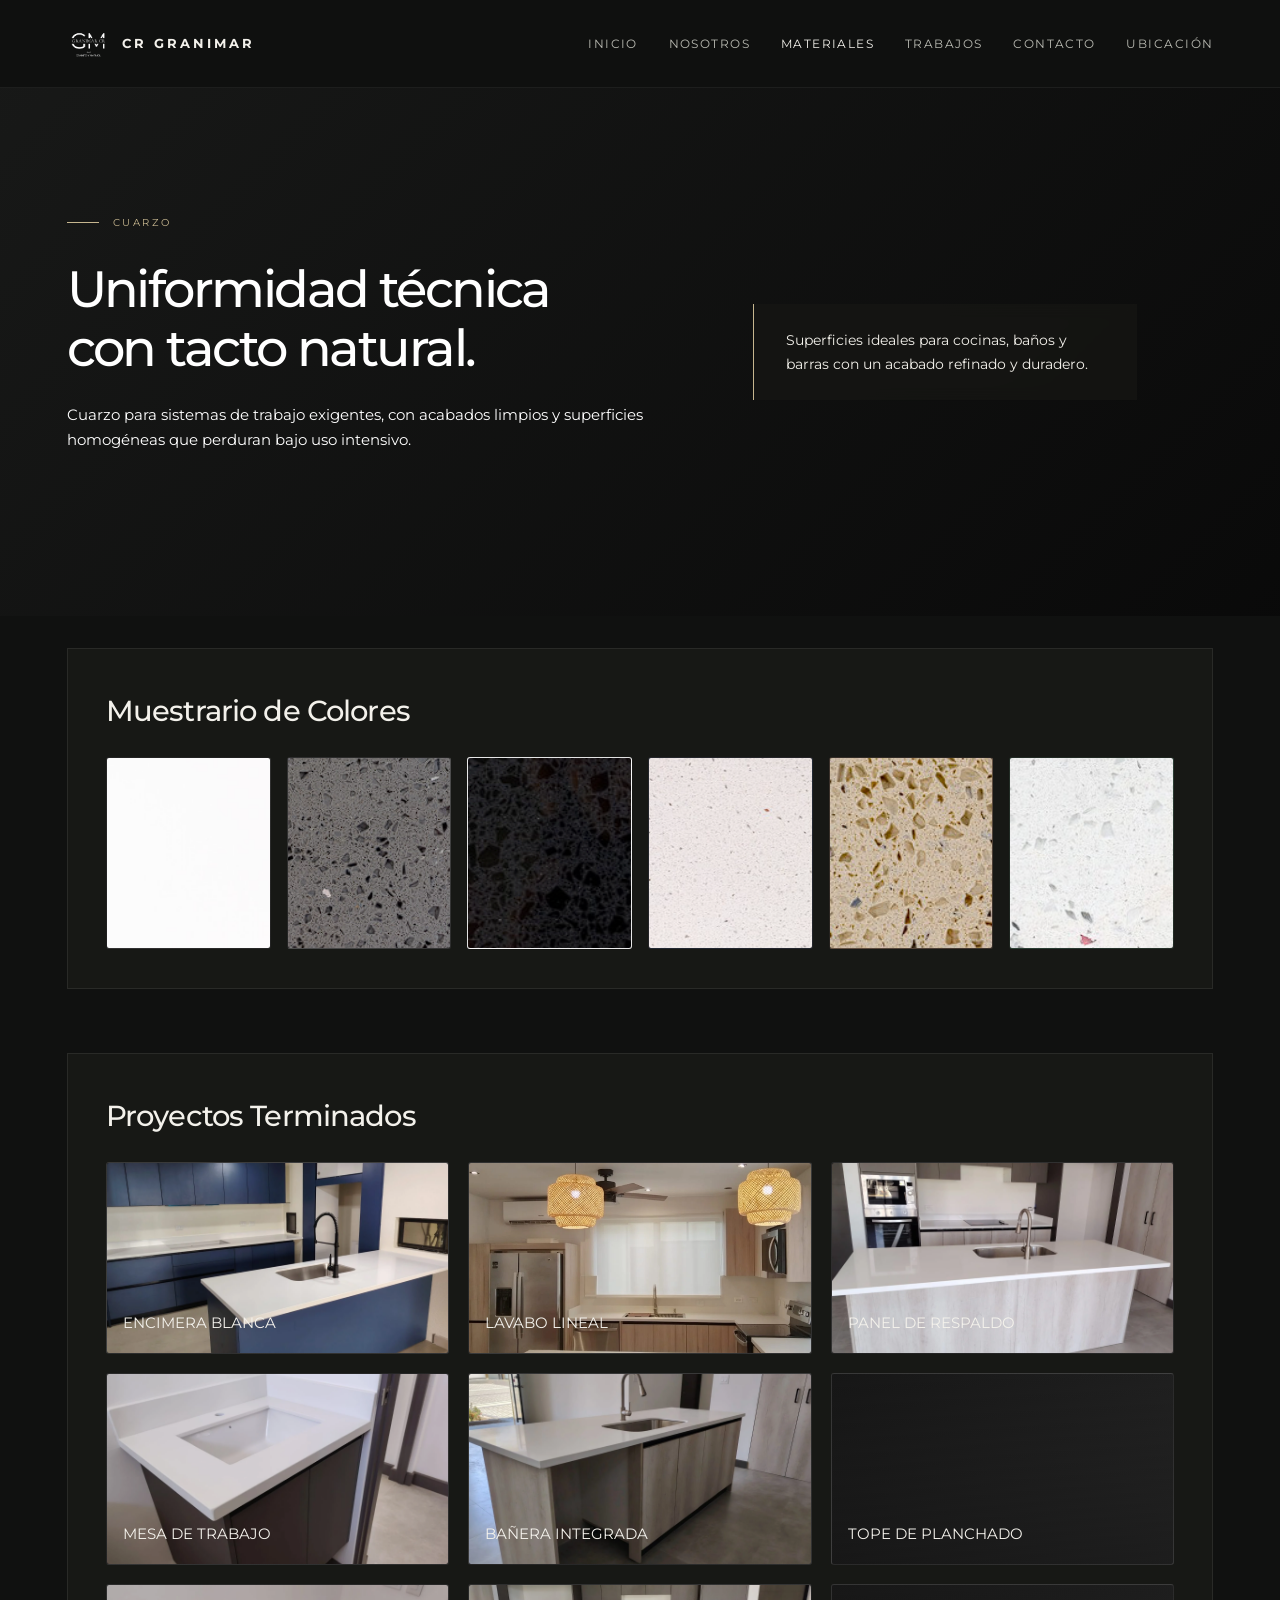
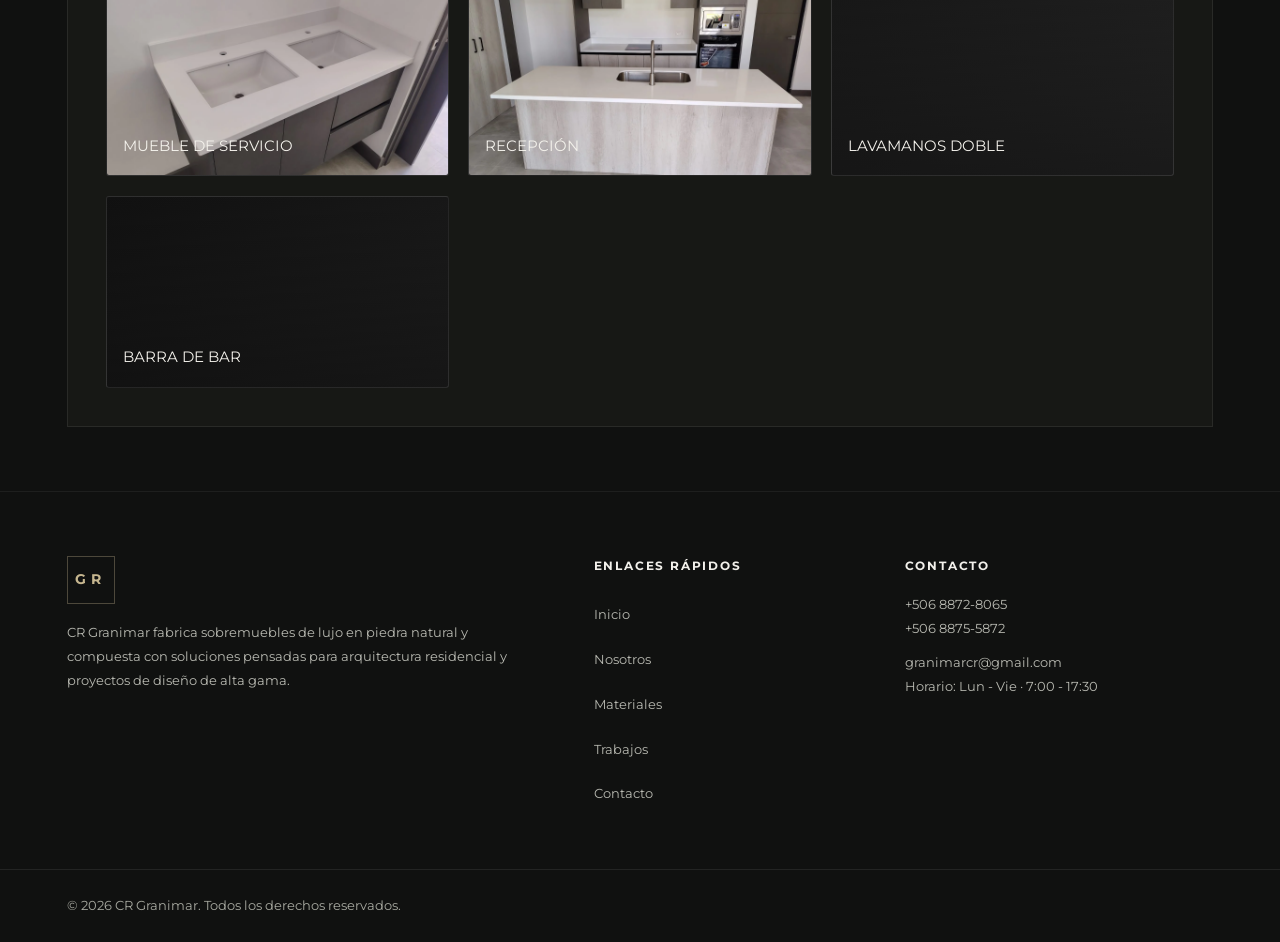
<file: cuarzo.html>
<!DOCTYPE html>
<html lang="es">
<head>
  <meta charset="UTF-8" />
  <meta name="viewport" content="width=device-width, initial-scale=1.0, maximum-scale=1.0, viewport-fit=cover" />
  <title>Sobres de Cuarzo y Láminas de Lujo en Costa Rica | CR Granimar</title>
  
  <link rel="icon" href="./logoprincipal.png" type="image/png" />
  
  <meta name="description" content="Diseñá cocinas y baños modernos con nuestros sobres de cuarzo en Costa Rica. Amplia gama de tonos estelares y acabados de lujo altamente higiénicos." />
  <meta name="keywords" content="cuarzos costa rica, sobres de cuarzo costa rica, laminas de cuarzo, cubiertas de cuarzo, cuarzo estelar, cuarzo para cocina" />
  <meta name="robots" content="index, follow, max-snippet:-1, max-image-preview:large, max-video-preview:-1" />
  
  <link rel="canonical" href="https://www.crgranimar.com/cuarzo.html" />
  
  <meta property="og:title" content="Sobres de Cuarzo y Láminas de Lujo en Costa Rica | CR Granimar" />
  <meta property="og:description" content="Estilo minimalista y resistencia insuperable. Cotizá láminas y sobres de cuarzo para tu hogar." />
  <meta property="og:type" content="website" />
  <meta property="og:url" content="https://www.crgranimar.com/cuarzo.html" />
  <meta property="og:image" content="https://www.crgranimar.com/img/imageninicio.jpeg" />
  
  <script type="application/ld+json">
    {
      "@context": "https://schema.org",
      "@type": "Organization",
      "name": "CR Granimar",
      "url": "https://www.crgranimar.com",
      "logo": "https://www.crgranimar.com/logoprincipal.png",
      "description": "Especialistas en cuarzo, granito, sobres de cuarzo y corte CNC en Costa Rica.",
      "areaServed": "Costa Rica",
      "telephone": "+506 8872-8065",
      "contactPoint": {
        "@type": "ContactPoint",
        "telephone": "+506 6360-8643",
        "contactType": "sales",
        "areaServed": "CR",
        "availableLanguage": "Spanish"
      }
    }
  </script>
  
  <link rel="preconnect" href="https://fonts.googleapis.com" />
  <link rel="preconnect" href="https://fonts.gstatic.com" crossorigin />
  <link href="https://fonts.googleapis.com/css2?family=Montserrat:wght@400;500;600;700;800&display=swap" rel="stylesheet" />
  <link rel="stylesheet" href="styles/global.css" />
</head>
<body>
  <div class="page-shell">
    <header class="site-header">
      <div class="brand">
        <img src="./logoprincipal.webp" alt="Logotipo de CR Granimar" class="brand-logo" style="height: 40px; width: auto; object-fit: contain;" decoding="async" />
        <span class="brand-name">CR Granimar</span>
      </div>
      <button class="nav-toggle" aria-label="Abrir menú" aria-expanded="false"><span></span></button>
      <nav class="main-nav" aria-label="Navegación principal">
        <a href="index.html">Inicio</a>
        <a href="quienessomos.html">Nosotros</a>
        <a href="materiales.html" class="active" aria-current="page">Materiales</a>
    <a href="trabajos.html">Trabajos</a>
        <a href="contacto.html">Contacto</a>
        <a href="ubicacion.html">Ubicación</a>
      </nav>
    </header>

    <main>
      <section class="hero-page hero-split">
        <div class="hero-copy animate-item">
          <p class="eyebrow">CUARZO</p>
          <h1>Uniformidad técnica con tacto natural.</h1>
          <p>Cuarzo para sistemas de trabajo exigentes, con acabados limpios y superficies homogéneas que perduran bajo uso intensivo.</p>
        </div>
        <div class="hero-quote animate-item">
          <p>Superficies ideales para cocinas, baños y barras con un acabado refinado y duradero.</p>
        </div>
      </section>

      <section class="section-panel animate-item">
        <h2>Muestrario de Colores</h2>
        <div class="sample-grid">
          <div class="sample-card" data-name="Blanco Puro"><img src="img/cuarzo/blancopuro.webp" alt="" aria-hidden="true" class="sample-card-bg" decoding="async" loading="lazy" /><span></span></div>
          <div class="sample-card" data-name="Gris Estelar"><img src="img/cuarzo/grisestelar.webp" alt="" aria-hidden="true" class="sample-card-bg" decoding="async" loading="lazy" /><span></span></div>
          <div class="sample-card" data-name="Negro Estelar"><img src="img/cuarzo/negroestelar.webp" alt="" aria-hidden="true" class="sample-card-bg" decoding="async" loading="lazy" /><span></span></div>
          <div class="sample-card" data-name="Chispa Fina "><img src="img/cuarzo/chispafina.webp" alt="" aria-hidden="true" class="sample-card-bg" decoding="async" loading="lazy" /><span></span></div>
          <div class="sample-card" data-name="Beige Estelar"><img src="img/cuarzo/beigeestelar.webp" alt="" aria-hidden="true" class="sample-card-bg" decoding="async" loading="lazy" /><span></span></div>
          <div class="sample-card" data-name="Blanco Estelar "><img src="img/cuarzo/blancoestelar.webp" alt="" aria-hidden="true" class="sample-card-bg" decoding="async" loading="lazy" /><span></span></div>
        </div>
      </section>

      <section class="section-panel animate-item">
        <h2>Proyectos Terminados</h2>
        <div class="project-grid">
          <div class="project-card variant-2"><img src="img/Proyectos/1.webp" alt="" aria-hidden="true" class="project-card-bg" decoding="async" loading="lazy" /><p>Encimera blanca</p></div>
          <div class="project-card variant-1"><img src="img/Proyectos/3.webp" alt="" aria-hidden="true" class="project-card-bg" decoding="async" loading="lazy" /><p>Lavabo lineal</p></div>
          <div class="project-card variant-3"><img src="img/Proyectos/4.webp" alt="" aria-hidden="true" class="project-card-bg" decoding="async" loading="lazy" /><p>Panel de respaldo</p></div>
          <div class="project-card variant-5"><img src="img/Proyectos/5.webp" alt="" aria-hidden="true" class="project-card-bg" decoding="async" loading="lazy" /><p>Mesa de trabajo</p></div>
          <div class="project-card variant-6"><img src="img/Proyectos/6.webp" alt="" aria-hidden="true" class="project-card-bg" decoding="async" loading="lazy" /><p>Bañera integrada</p></div>
          <div class="project-card variant-7"><img src="img/Proyectos/12.webp" alt="" aria-hidden="true" class="project-card-bg" decoding="async" loading="lazy" /><p>Tope de planchado</p></div>
          <div class="project-card variant-9"><img src="img/Proyectos/8.webp" alt="" aria-hidden="true" class="project-card-bg" decoding="async" loading="lazy" /><p>Mueble de servicio</p></div>
          <div class="project-card variant-10"><img src="img/Proyectos/9.webp" alt="" aria-hidden="true" class="project-card-bg" decoding="async" loading="lazy" /><p>Recepción</p></div>
          <div class="project-card variant-11"><img src="img/Proyectos/10.webp" alt="" aria-hidden="true" class="project-card-bg" decoding="async" loading="lazy" /><p>Lavamanos doble</p></div>
          <div class="project-card variant-12"><img src="img/Proyectos/11.webp" alt="" aria-hidden="true" class="project-card-bg" decoding="async" loading="lazy" /><p>Barra de bar</p></div>
        </div>
      </section>
    </main>

    <footer class="site-footer">
      <div class="footer-advanced">
        <div>
          <span class="brand-mark">GR</span>
          <p>CR Granimar fabrica sobremuebles de lujo en piedra natural y compuesta con soluciones pensadas para arquitectura residencial y proyectos de diseño de alta gama.</p>
        </div>
        <div>
          <h3>Enlaces rápidos</h3>
          <ul>
            <li><a href="index.html">Inicio</a></li>
            <li><a href="quienessomos.html">Nosotros</a></li>
            <li><a href="materiales.html">Materiales</a></li>
            <li><a href="trabajos.html">Trabajos</a></li>
            <li><a href="contacto.html">Contacto</a></li>
          </ul>
        </div>
        <div>
          <h3>Contacto</h3>
          <p>+506 8872-8065</p>
          <p>+506 8875-5872</p>
          <a href="mailto:contacto@granimarcr.com">granimarcr@gmail.com</a>
          <p>Horario: Lun - Vie · 7:00 - 17:30</p>
        </div>
      </div>
      <div class="footer-bottom">
        <p>© 2026 CR Granimar. Todos los derechos reservados.</p>
      </div>
    </footer>
  </div>
  <script src="scripts/main.js" defer></script>
</body>
</html>
</file>
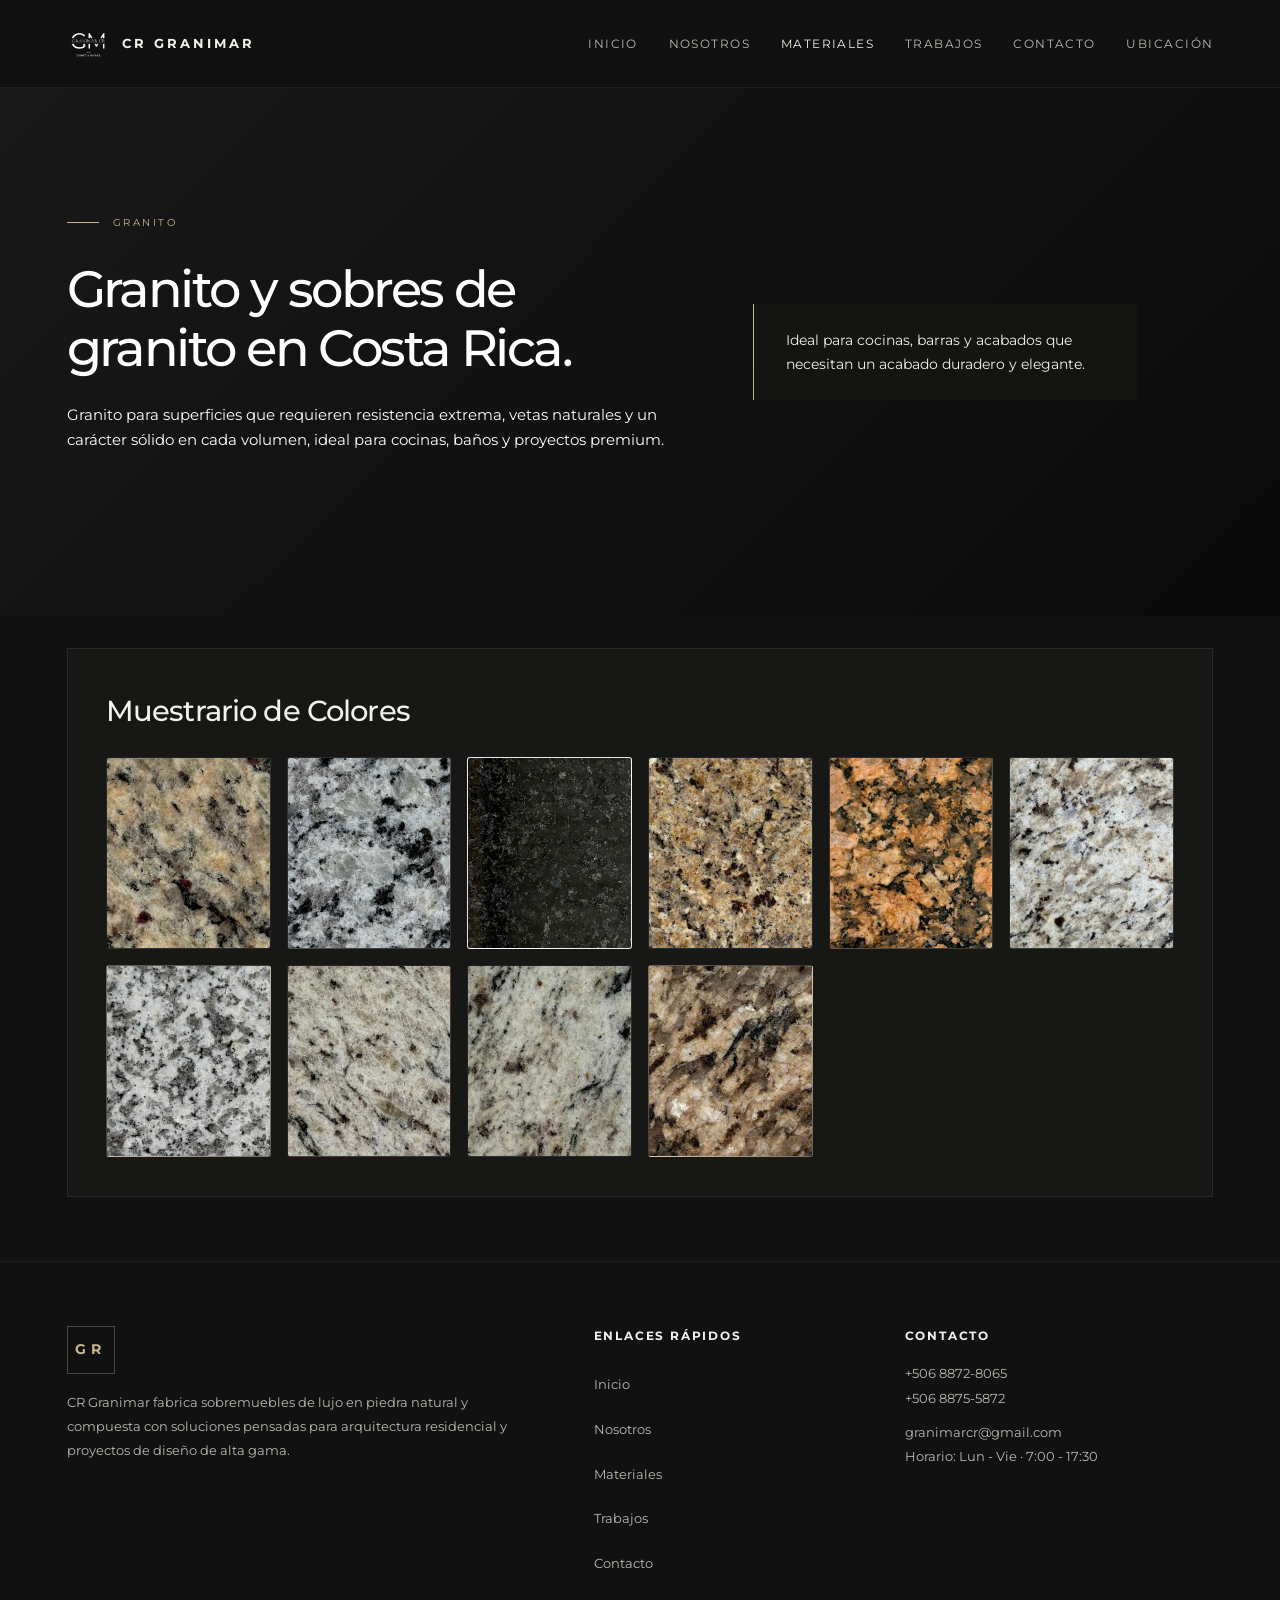
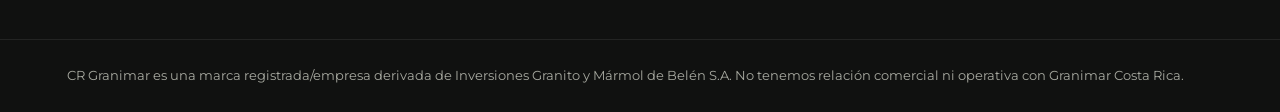
<file: granito.html>
<!DOCTYPE html>
<html lang="es">
<head>
  <meta charset="UTF-8" />
  <meta name="viewport" content="width=device-width, initial-scale=1.0, maximum-scale=1.0, viewport-fit=cover" />
  <title>Sobres de Granito Natural en Costa Rica | CR Granimar</title>
  
  <link rel="icon" href="./logoprincipal.png" type="image/png" />
  
  <meta name="description" content="Explorá nuestro catálogo de láminas de granito natural para sobres de cocina y baño en Costa Rica. Resistencia, elegancia y variedad de tonos naturales." />
  <meta name="keywords" content="granito costa rica, sobres de granito, planchas de granito, cubiertas de granito, granito natural, granito para cocinas" />
  <meta name="robots" content="index, follow, max-snippet:-1, max-image-preview:large, max-video-preview:-1" />
  
  <link rel="canonical" href="https://www.crgranimar.com/granito.html" />
  
  <meta property="og:title" content="Sobres de Granito Natural en Costa Rica | CR Granimar" />
  <meta property="og:description" content="Elegancia, alta durabilidad y resistencia al calor con nuestros sobres de granito natural para cocinas y baños." />
  <meta property="og:type" content="website" />
  <meta property="og:url" content="https://www.crgranimar.com/granito.html" />
  <meta property="og:image" content="https://www.crgranimar.com/img/imageninicio.jpeg" />
  
  <script type="application/ld+json">
    {
      "@context": "https://schema.org",
      "@type": "Organization",
      "name": "CR Granimar",
      "url": "https://www.crgranimar.com",
      "logo": "https://www.crgranimar.com/logoprincipal.png",
      "description": "Especialistas en cuarzo, granito, sobres de cuarzo y corte CNC en Costa Rica.",
      "areaServed": "Costa Rica",
      "telephone": "+506 8872-8065",
      "contactPoint": {
        "@type": "ContactPoint",
        "telephone": "+506 6360-8643",
        "contactType": "sales",
        "areaServed": "CR",
        "availableLanguage": "Spanish"
      }
    }
  </script>
  
  <link rel="preconnect" href="https://fonts.googleapis.com" />
  <link rel="preconnect" href="https://fonts.gstatic.com" crossorigin />
  <link href="https://fonts.googleapis.com/css2?family=Montserrat:wght@400;500;600;700;800&display=swap" rel="stylesheet" />
  <link rel="stylesheet" href="styles/global.css" />
</head>
<body>
  <div class="page-shell">
    <header class="site-header">
      <div class="brand">
        <img src="./logoprincipal.webp" alt="Logotipo de CR Granimar" class="brand-logo" style="height: 40px; width: auto; object-fit: contain;" decoding="async" />
        <span class="brand-name">CR Granimar</span>
      </div>
      <button class="nav-toggle" aria-label="Abrir menú" aria-expanded="false"><span></span></button>
      <nav class="main-nav" aria-label="Navegación principal">
        <a href="index.html">Inicio</a>
        <a href="quienessomos.html">Nosotros</a>
        <a href="materiales.html" class="active" aria-current="page">Materiales</a>
    <a href="trabajos.html">Trabajos</a>
        <a href="contacto.html">Contacto</a>
        <a href="ubicacion.html">Ubicación</a>
      </nav>
    </header>
    <main>
      <section class="hero-page hero-split">
        <div class="hero-copy animate-item">
          <p class="eyebrow">GRANITO</p>
          <h1>Granito y sobres de granito en Costa Rica.</h1>
          <p>Granito para superficies que requieren resistencia extrema, vetas naturales y un carácter sólido en cada volumen, ideal para cocinas, baños y proyectos premium.</p>
        </div>
        <div class="hero-quote animate-item">
          <p>Ideal para cocinas, barras y acabados que necesitan un acabado duradero y elegante.</p>
        </div>
      </section>

      <section class="section-panel animate-item">
        <h2>Muestrario de Colores</h2>
        <div class="sample-grid">
          <div class="sample-card"  ><img src="img/granito/granito1.webp" alt="" aria-hidden="false" class="sample-card-bg" decoding="async" loading="lazy" /><span></span></div>
          <div class="sample-card"  ><img src="img/granito/granito2.webp" alt="" aria-hidden="true" class="sample-card-bg" decoding="async" loading="lazy" /><span></span></div>
          <div class="sample-card" ><img src="img/granito/granito3.webp" alt="" aria-hidden="true" class="sample-card-bg" decoding="async" loading="lazy" /><span></span></div>
          <div class="sample-card" ><img src="img/granito/granito4.webp" alt="" aria-hidden="true" class="sample-card-bg" decoding="async" loading="lazy" /><span></span></div>
          <div class="sample-card" ><img src="img/granito/granito5.webp" alt="" aria-hidden="true" class="sample-card-bg" decoding="async" loading="lazy" /><span></span></div>
          <div class="sample-card" ><img src="img/granito/granito6.webp" alt="" aria-hidden="true" class="sample-card-bg" decoding="async" loading="lazy" /><span></span></div>
          <div class="sample-card" ><img src="img/granito/granito7.webp" alt="" aria-hidden="true" class="sample-card-bg" decoding="async" loading="lazy" /><span></span></div>
          <div class="sample-card" ><img src="img/granito/granito8.webp" alt="" aria-hidden="true" class="sample-card-bg" decoding="async" loading="lazy" /><span></span></div>
          <div class="sample-card" ><img src="img/granito/granito9.webp" alt="" aria-hidden="true" class="sample-card-bg" decoding="async" loading="lazy" /><span></span></div>
          <div class="sample-card" ><img src="img/granito/granito10.webp" alt="" aria-hidden="true" class="sample-card-bg" decoding="async" loading="lazy" /><span></span></div>
        </div>
      </section>
 
    </main>

    <footer class="site-footer">
      <div class="footer-advanced">
        <div>
          <span class="brand-mark">GR</span>
          <p>CR Granimar fabrica sobremuebles de lujo en piedra natural y compuesta con soluciones pensadas para arquitectura residencial y proyectos de diseño de alta gama.</p>
        </div>
        <div>
          <h3>Enlaces rápidos</h3>
          <ul>
            <li><a href="index.html">Inicio</a></li>
            <li><a href="quienessomos.html">Nosotros</a></li>
            <li><a href="materiales.html">Materiales</a></li>
            <li><a href="trabajos.html">Trabajos</a></li>
            <li><a href="contacto.html">Contacto</a></li>
          </ul>
        </div>
        <div>
          <h3>Contacto</h3>
          <p>+506 8872-8065</p>
          <p>+506 8875-5872</p>
          <a href="mailto:contacto@granimarcr.com">granimarcr@gmail.com</a>
          <p>Horario: Lun - Vie · 7:00 - 17:30</p>
        </div>
      </div>
      <div class="footer-bottom">
        <p>CR Granimar es una marca registrada/empresa derivada de Inversiones Granito y Mármol de Belén S.A. No tenemos relación comercial ni operativa con Granimar Costa Rica.</p>
      </div>
    </footer>
  </div>
  <script src="scripts/main.js" defer></script>
</body>
</html>
</file>
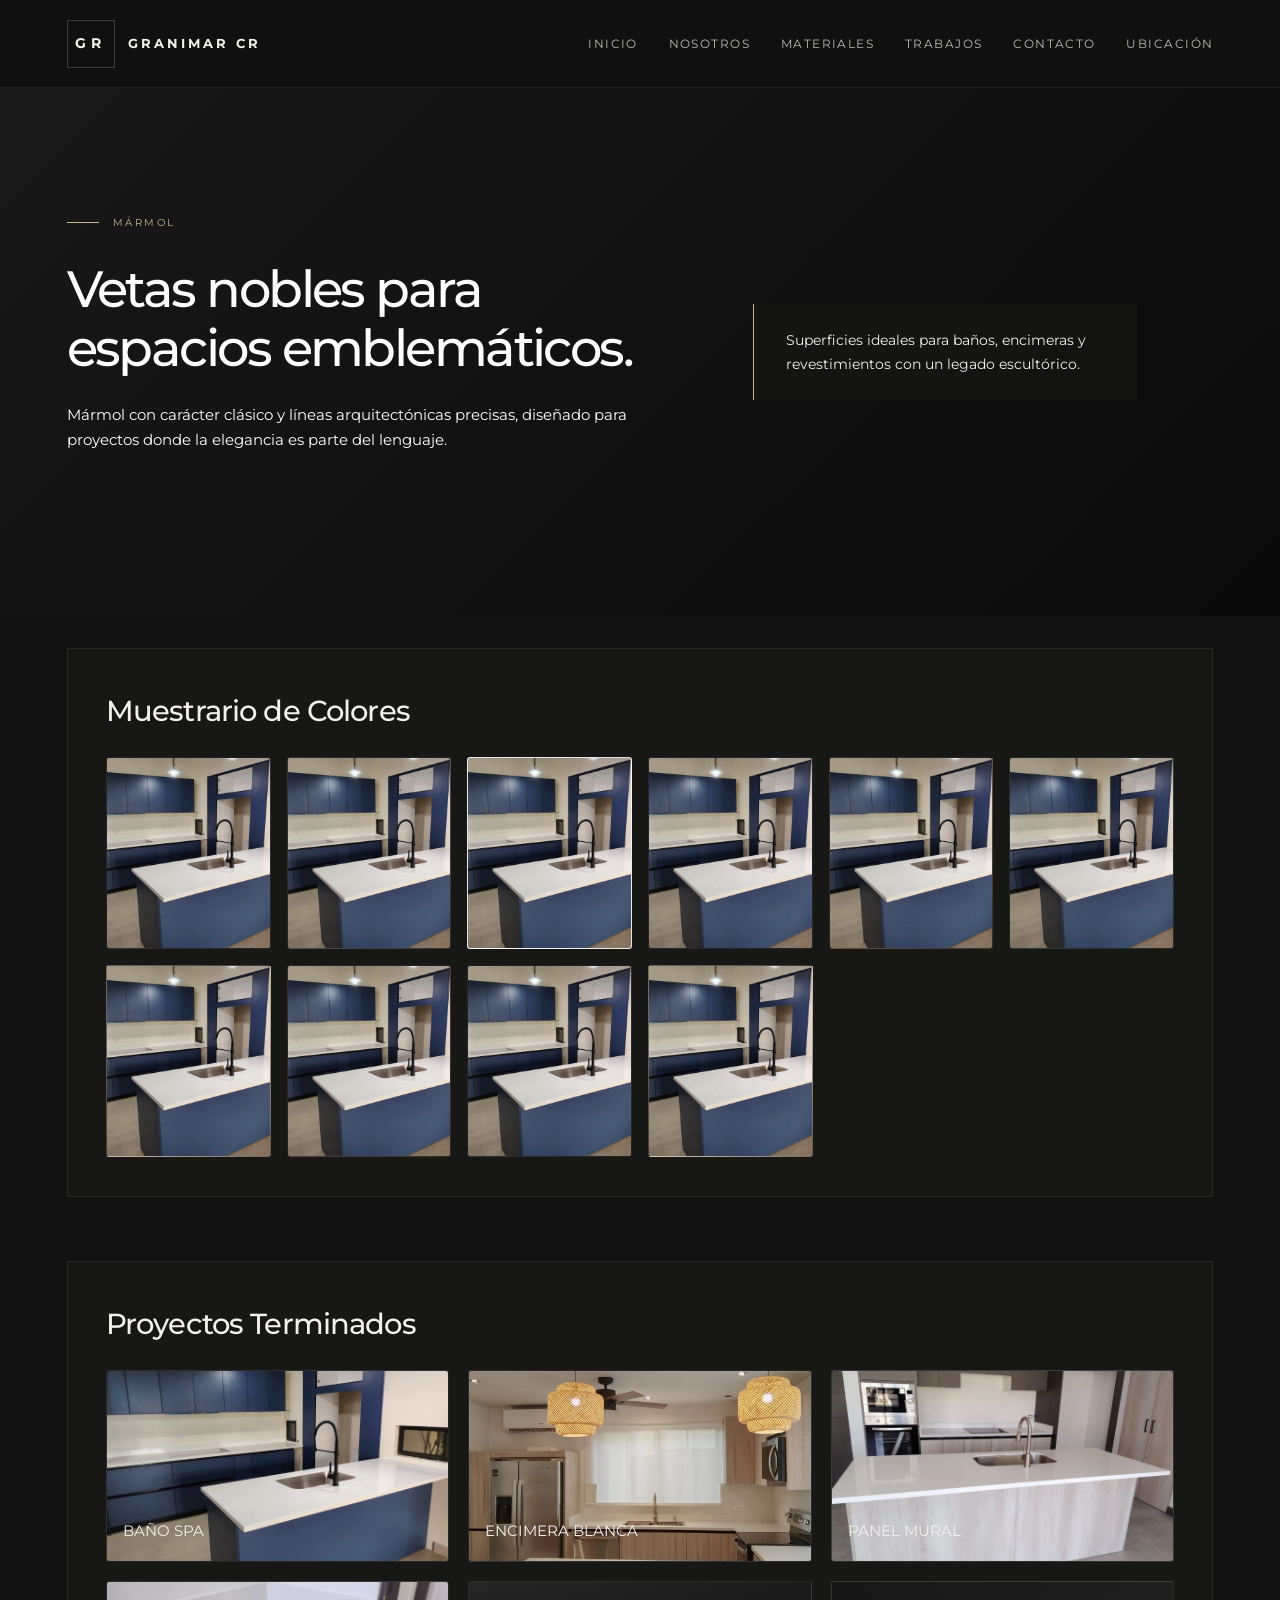
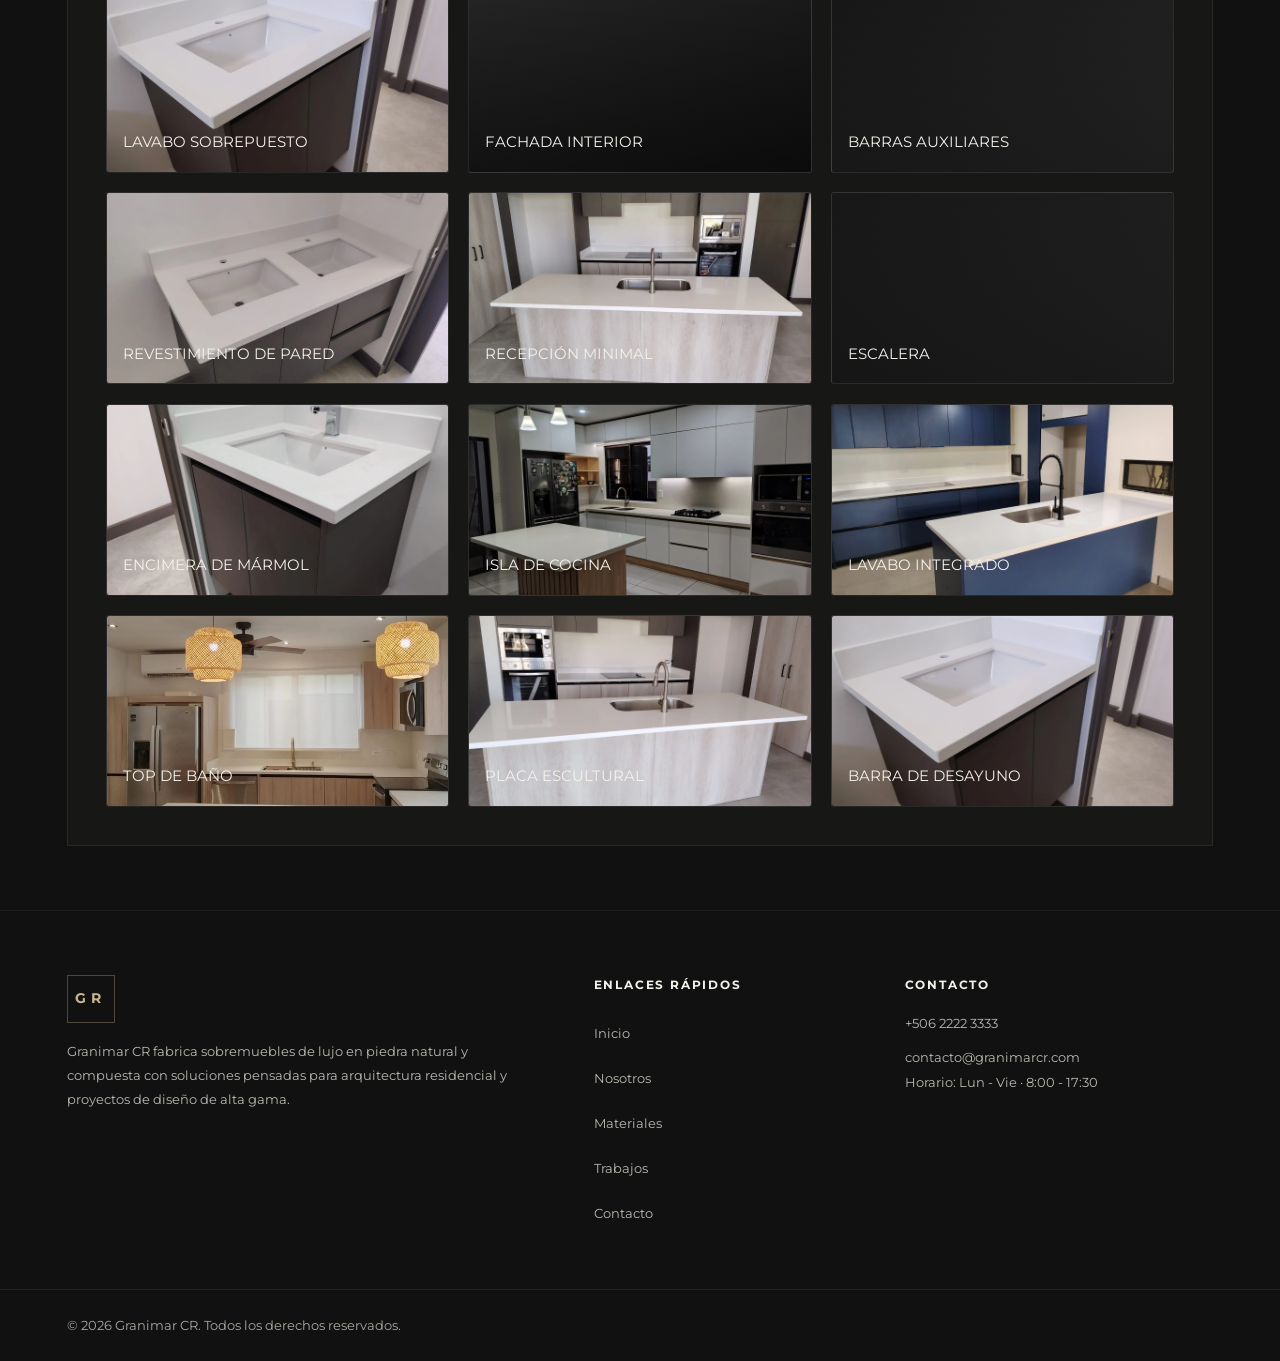
<file: marmol.html>
<!DOCTYPE html>
<html lang="es">
<head>
  <meta charset="UTF-8" />
  <meta name="viewport" content="width=device-width, initial-scale=1.0" />
  <title>Mármol | Granimar CR</title>
  <link rel="preconnect" href="https://fonts.googleapis.com" />
  <link rel="preconnect" href="https://fonts.gstatic.com" crossorigin />
  <link href="https://fonts.googleapis.com/css2?family=Montserrat:wght@400;500;600;700;800&display=swap" rel="stylesheet" />
  <link rel="stylesheet" href="styles/global.css" />
</head>
<body>
  <div class="page-shell">
    <header class="site-header">
      <div class="brand">
        <span class="brand-mark">GR</span>
        <span class="brand-name">Granimar CR</span>
      </div>
      <button class="nav-toggle" aria-label="Abrir menú" aria-expanded="false"><span></span></button>
      <nav class="main-nav" aria-label="Navegación principal">
        <a href="index.html">Inicio</a>
        <a href="quienessomos.html">Nosotros</a>
        <a href="materiales.html">Materiales</a>
    <a href="trabajos.html">Trabajos</a>
        <a href="contacto.html">Contacto</a>
        <a href="ubicacion.html">Ubicación</a>
      </nav>
    </header>

    <main>
      <section class="hero-page hero-split">
        <div class="hero-copy animate-item">
          <p class="eyebrow">MÁRMOL</p>
          <h1>Vetas nobles para espacios emblemáticos.</h1>
          <p>Mármol con carácter clásico y líneas arquitectónicas precisas, diseñado para proyectos donde la elegancia es parte del lenguaje.</p>
        </div>
        <div class="hero-quote animate-item">
          <p>Superficies ideales para baños, encimeras y revestimientos con un legado escultórico.</p>
        </div>
      </section>

      <section class="section-panel animate-item">
        <h2>Muestrario de Colores</h2>
        <div class="sample-grid">
          <div class="sample-card" data-name="Blanco Estela"><img src="img/imageninicio.webp" alt="" aria-hidden="true" class="sample-card-bg" decoding="async" loading="lazy" /><span></span></div>
          <div class="sample-card" data-name="Gris Perla"><img src="img/imageninicio.webp" alt="" aria-hidden="true" class="sample-card-bg" decoding="async" loading="lazy" /><span></span></div>
          <div class="sample-card" data-name="Negro Profundo"><img src="img/imageninicio.webp" alt="" aria-hidden="true" class="sample-card-bg" decoding="async" loading="lazy" /><span></span></div>
          <div class="sample-card" data-name="Beige Clásico"><img src="img/imageninicio.webp" alt="" aria-hidden="true" class="sample-card-bg" decoding="async" loading="lazy" /><span></span></div>
          <div class="sample-card" data-name="Marrón Café"><img src="img/imageninicio.webp" alt="" aria-hidden="true" class="sample-card-bg" decoding="async" loading="lazy" /><span></span></div>
          <div class="sample-card" data-name="Verde Esmeralda"><img src="img/imageninicio.webp" alt="" aria-hidden="true" class="sample-card-bg" decoding="async" loading="lazy" /><span></span></div>
          <div class="sample-card" data-name="Azul Real"><img src="img/imageninicio.webp" alt="" aria-hidden="true" class="sample-card-bg" decoding="async" loading="lazy" /><span></span></div>
          <div class="sample-card" data-name="Rosa Pálido"><img src="img/imageninicio.webp" alt="" aria-hidden="true" class="sample-card-bg" decoding="async" loading="lazy" /><span></span></div>
          <div class="sample-card" data-name="Blanco Veta"><img src="img/imageninicio.webp" alt="" aria-hidden="true" class="sample-card-bg" decoding="async" loading="lazy" /><span></span></div>
          <div class="sample-card" data-name="Crema Natural"><img src="img/imageninicio.webp" alt="" aria-hidden="true" class="sample-card-bg" decoding="async" loading="lazy" /><span></span></div>
        </div>
      </section>

      <section class="section-panel animate-item">
        <h2>Proyectos Terminados</h2>
        <div class="project-grid">
          <div class="project-card variant-3"><img src="img/Proyectos/1.webp" alt="" aria-hidden="true" class="project-card-bg" decoding="async" loading="lazy" /><p>Baño spa</p></div>
          <div class="project-card variant-5"><img src="img/Proyectos/3.webp" alt="" aria-hidden="true" class="project-card-bg" decoding="async" loading="lazy" /><p>Encimera blanca</p></div>
          <div class="project-card variant-2"><img src="img/Proyectos/4.webp" alt="" aria-hidden="true" class="project-card-bg" decoding="async" loading="lazy" /><p>Panel mural</p></div>
          <div class="project-card variant-8"><img src="img/Proyectos/5.webp" alt="" aria-hidden="true" class="project-card-bg" decoding="async" loading="lazy" /><p>Lavabo sobrepuesto</p></div>
          <div class="project-card variant-1"><img src="img/Proyectos/6.webp" alt="" aria-hidden="true" class="project-card-bg" decoding="async" loading="lazy" /><p>Fachada interior</p></div>
          <div class="project-card variant-7"><img src="img/Proyectos/7.webp" alt="" aria-hidden="true" class="project-card-bg" decoding="async" loading="lazy" /><p>Barras auxiliares</p></div>
          <div class="project-card variant-9"><img src="img/Proyectos/8.webp" alt="" aria-hidden="true" class="project-card-bg" decoding="async" loading="lazy" /><p>Revestimiento de pared</p></div>
          <div class="project-card variant-10"><img src="img/Proyectos/9.webp" alt="" aria-hidden="true" class="project-card-bg" decoding="async" loading="lazy" /><p>Recepción minimal</p></div>
          <div class="project-card variant-11"><img src="img/Proyectos/10.webp" alt="" aria-hidden="true" class="project-card-bg" decoding="async" loading="lazy" /><p>Escalera</p></div>
          <div class="project-card variant-12"><img src="img/Proyectos/11.webp" alt="" aria-hidden="true" class="project-card-bg" decoding="async" loading="lazy" /><p>Encimera de mármol</p></div>
          <div class="project-card variant-13"><img src="img/Proyectos/12.webp" alt="" aria-hidden="true" class="project-card-bg" decoding="async" loading="lazy" /><p>Isla de cocina</p></div>
          <div class="project-card variant-14"><img src="img/Proyectos/1.webp" alt="" aria-hidden="true" class="project-card-bg" decoding="async" loading="lazy" /><p>Lavabo integrado</p></div>
          <div class="project-card variant-15"><img src="img/Proyectos/3.webp" alt="" aria-hidden="true" class="project-card-bg" decoding="async" loading="lazy" /><p>Top de baño</p></div>
          <div class="project-card variant-4"><img src="img/Proyectos/4.webp" alt="" aria-hidden="true" class="project-card-bg" decoding="async" loading="lazy" /><p>Placa escultural</p></div>
          <div class="project-card variant-6"><img src="img/Proyectos/5.webp" alt="" aria-hidden="true" class="project-card-bg" decoding="async" loading="lazy" /><p>Barra de desayuno</p></div>
        </div>
      </section>
    </main>

    <footer class="site-footer">
      <div class="footer-advanced">
        <div>
          <span class="brand-mark">GR</span>
          <p>Granimar CR fabrica sobremuebles de lujo en piedra natural y compuesta con soluciones pensadas para arquitectura residencial y proyectos de diseño de alta gama.</p>
        </div>
        <div>
          <h3>Enlaces rápidos</h3>
          <ul>
            <li><a href="index.html">Inicio</a></li>
            <li><a href="quienessomos.html">Nosotros</a></li>
            <li><a href="materiales.html">Materiales</a></li>
            <li><a href="trabajos.html">Trabajos</a></li>
            <li><a href="contacto.html">Contacto</a></li>
          </ul>
        </div>
        <div>
          <h3>Contacto</h3>
          <p>+506 2222 3333</p>
          <a href="mailto:contacto@granimarcr.com">contacto@granimarcr.com</a>
          <p>Horario: Lun - Vie · 8:00 - 17:30</p>
        </div>
      </div>
      <div class="footer-bottom">
        <p>© 2026 Granimar CR. Todos los derechos reservados.</p>
      </div>
    </footer>
  </div>
  <script src="scripts/main.js" defer></script>
</body>
</html>
</file>
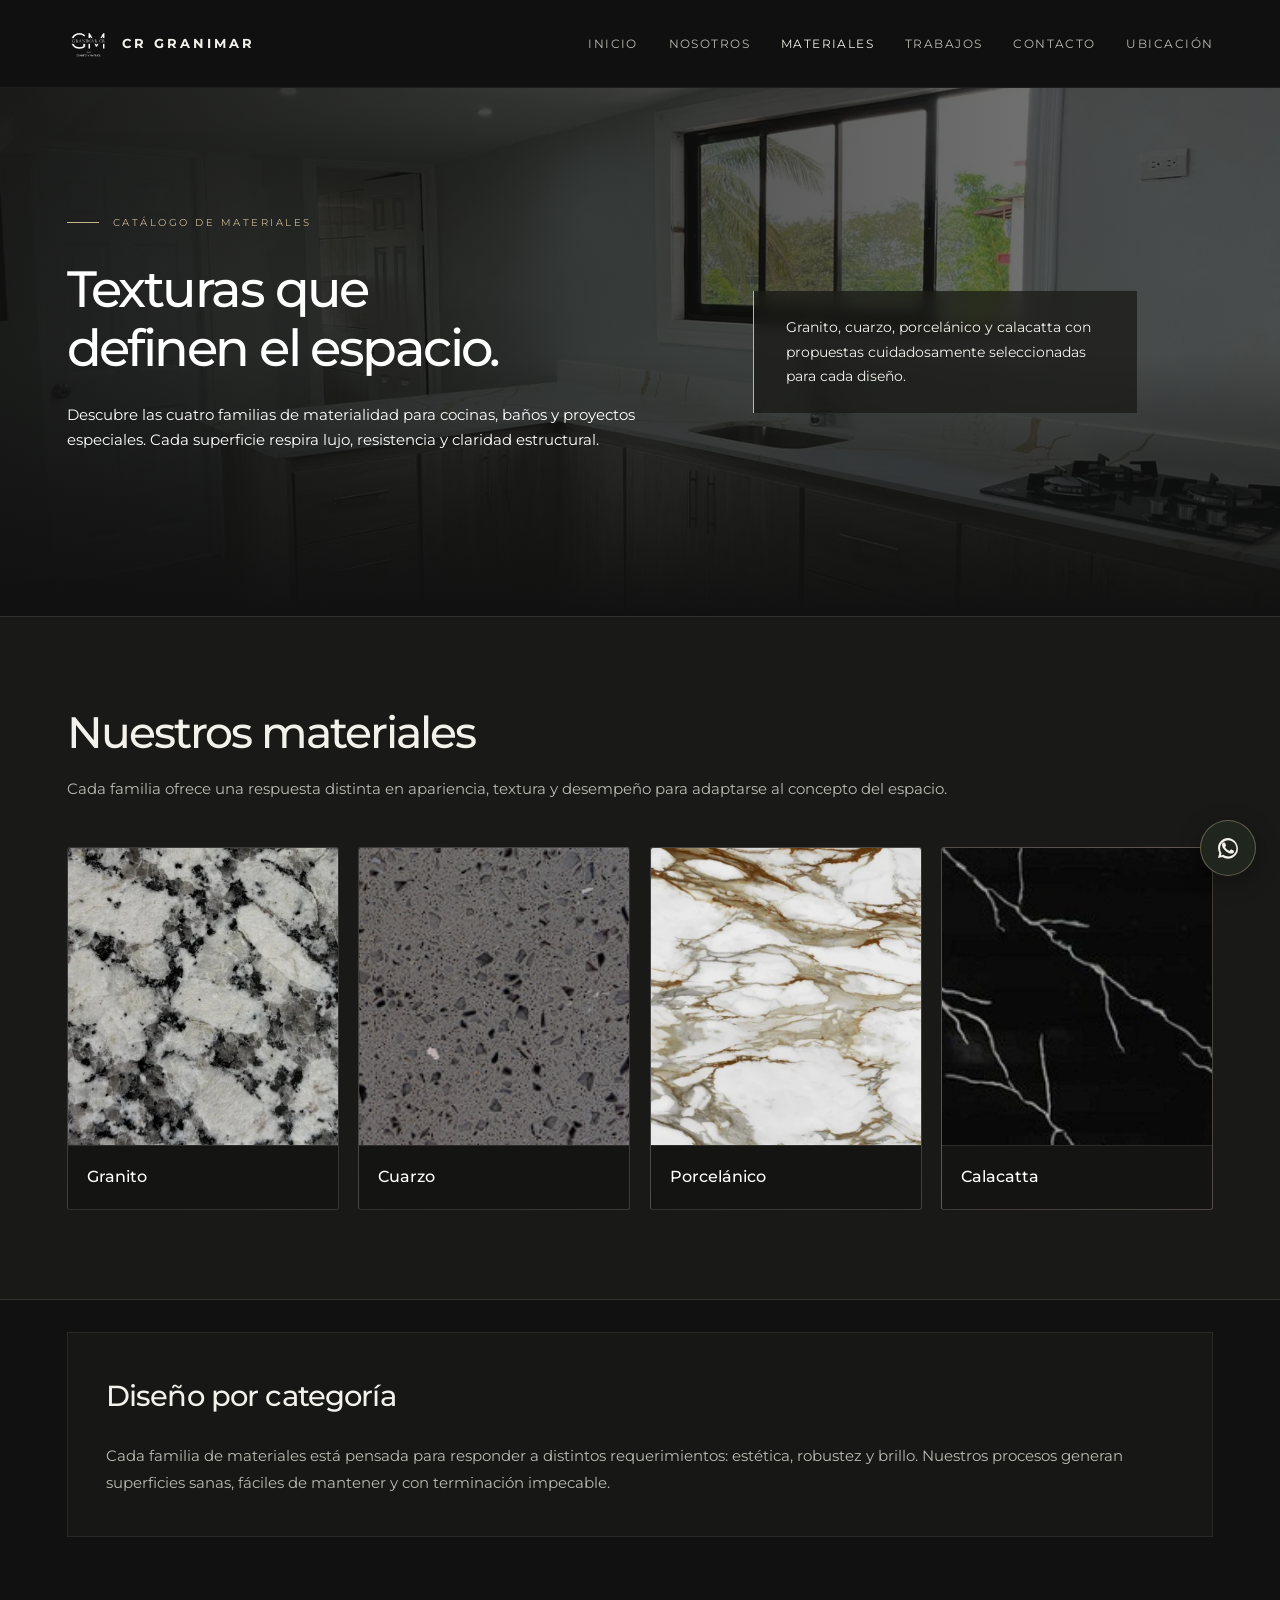
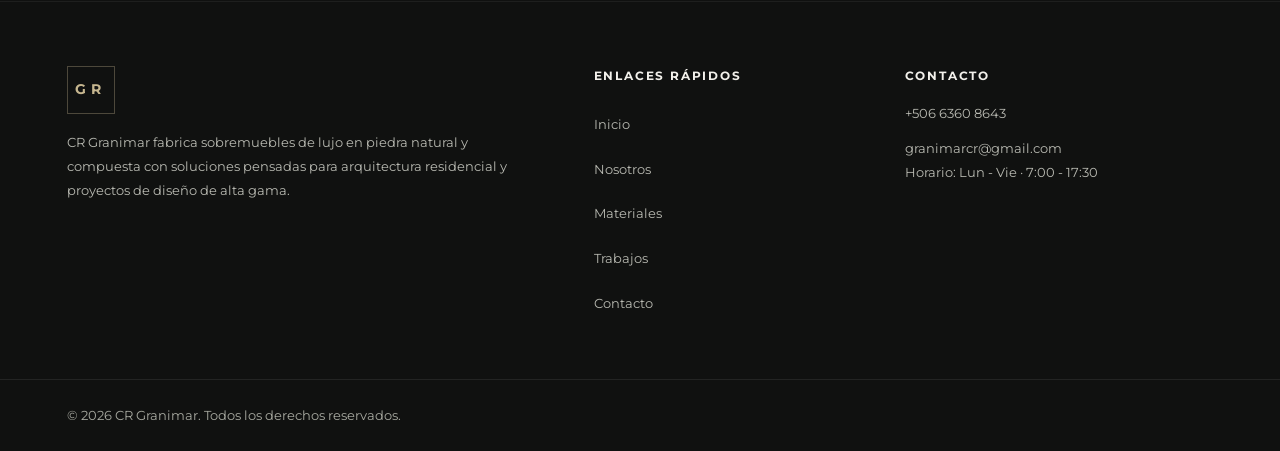
<file: materiales.html>
<!DOCTYPE html>
<html lang="es">
<head>
  <meta charset="UTF-8" />
  <meta name="viewport" content="width=device-width, initial-scale=1.0, maximum-scale=1.0, viewport-fit=cover" />
  <title>Materiales Premium | Cuarzo, Granito y Porcelánico - CR Granimar</title>
  
  <link rel="icon" href="./logoprincipal.png" type="image/png" />
  
  <meta name="description" content="Explorá nuestro catálogo de materiales de alta gama en Costa Rica. Variedad de colores y texturas en planchas de cuarzo, granito y porcelánico." />
  <meta name="keywords" content="cuarzos costa rica, cortes de cuarzo en costa rica, corte cnc costa rica, sobres cuarzo costa rica, sobres de cuarzo, cuarzo, granito, sobres granito, granito costa rica" />
  <meta name="robots" content="index, follow, max-snippet:-1, max-image-preview:large, max-video-preview:-1" />
  
  <link rel="canonical" href="https://www.crgranimar.com/materiales.html" />
  
  <meta property="og:title" content="Materiales Premium | Cuarzo, Granito y Porcelánico - CR Granimar" />
  <meta property="og:description" content="Variedad de colores, texturas y acabados de lujo para tus sobres de cocina y baño en Costa Rica." />
  <meta property="og:type" content="website" />
  <meta property="og:url" content="https://www.crgranimar.com/materiales.html" />
  <meta property="og:image" content="https://www.crgranimar.com/img/imageninicio.jpeg" />
  
  <script type="application/ld+json">
    {
      "@context": "https://schema.org",
      "@type": "Organization",
      "name": "CR Granimar",
      "url": "https://www.crgranimar.com",
      "logo": "https://www.crgranimar.com/logoprincipal.png",
      "description": "Especialistas en cuarzo, granito, sobres de cuarzo and corte CNC en Costa Rica.",
      "areaServed": "Costa Rica",
      "telephone": "+506 8872-8065",
      "contactPoint": {
        "@type": "ContactPoint",
        "telephone": "+506 6360-8643",
        "contactType": "sales",
        "areaServed": "CR",
        "availableLanguage": "Spanish"
      }
    }
  </script>
  
  <link rel="preconnect" href="https://fonts.googleapis.com" />
  <link rel="preconnect" href="https://fonts.gstatic.com" crossorigin />
  <link href="https://fonts.googleapis.com/css2?family=Montserrat:wght@400;500;600;700;800&display=swap" rel="stylesheet" />
  <link rel="stylesheet" href="styles/global.css" />
</head>
<body>
  <div class="page-shell">
    <header class="site-header">
      <div class="brand">
        <img src="./logoprincipal.webp" alt="Logotipo de CR Granimar" class="brand-logo" style="height: 40px; width: auto; object-fit: contain;" decoding="async" />
        <span class="brand-name">CR Granimar</span>
      </div>
      <button class="nav-toggle" aria-label="Abrir menú" aria-expanded="false"><span></span></button>
      <nav class="main-nav" aria-label="Navegación principal">
        <a href="index.html">Inicio</a>
        <a href="quienessomos.html">Nosotros</a>
        <a href="materiales.html" class="active" aria-current="page">Materiales</a>
    <a href="trabajos.html">Trabajos</a>
        <a href="contacto.html">Contacto</a>
        <a href="ubicacion.html">Ubicación</a>
      </nav>
    </header>
    <main>
      <section class="hero-page hero-split">
        <div class="hero-bg" aria-hidden="true">
          <img src="proyectos/calacatta4.webp" alt="Materiales de lujo para proyecto" decoding="async" fetchpriority="high" />
        </div>
        <div class="hero-overlay"></div>
        <div class="hero-copy animate-item">
          <p class="eyebrow">CATÁLOGO DE MATERIALES</p>
          <h1>Texturas que definen el espacio.</h1>
          <p>Descubre las cuatro familias de materialidad para cocinas, baños y proyectos especiales. Cada superficie respira lujo, resistencia y claridad estructural.</p>
        </div>
        <div class="hero-quote animate-item">
          <p>Granito, cuarzo, porcelánico y calacatta con propuestas cuidadosamente seleccionadas para cada diseño.</p>
        </div>
      </section>

      <section class="section-materials-preview">
        <h2>Nuestros materiales</h2>
        <p class="section-note">Cada familia ofrece una respuesta distinta en apariencia, textura y desempeño para adaptarse al concepto del espacio.</p>
        <div class="materials-preview">
          <a href="granito.html" class="materials-card granite">
            <img src="img/granito/granito.webp" alt="Granito" class="materials-card-bg" decoding="async" loading="lazy" />
            <span class="materials-card-label">Granito</span>
          </a>
          <a href="cuarzo.html" class="materials-card quartz">
            <img src="img/cuarzo/grisestelar.webp" alt="Cuarzo" class="materials-card-bg" decoding="async" loading="lazy" />
            <span class="materials-card-label">Cuarzo</span>
          </a>
           
          <a href="porcelanico.html" class="materials-card porcelain">
            <img src="img/porcelamico/porcelamico.webp" alt="Porcelánico" class="materials-card-bg" decoding="async" loading="lazy" />
            <span class="materials-card-label">Porcelánico</span>
          </a>
          <a href="calacatta.html" class="materials-card calacatta">
            <img src="img/calacatta/negromarquina.webp" alt="Calacatta" class="materials-card-bg" decoding="async" loading="lazy" />
            <span class="materials-card-label">Calacatta</span>
          </a>
        </div>
      </section>

      <section class="section-panel animate-item">
        <div>
          <h2>Diseño por categoría</h2>
          <p>Cada familia de materiales está pensada para responder a distintos requerimientos: estética, robustez y brillo. Nuestros procesos generan superficies sanas, fáciles de mantener y con terminación impecable.</p>
        </div>
      </section>
    </main>

    <footer class="site-footer">
      <div class="footer-advanced">
        <div>
          <span class="brand-mark">GR</span>
          <p>CR Granimar fabrica sobremuebles de lujo en piedra natural y compuesta con soluciones pensadas para arquitectura residencial y proyectos de diseño de alta gama.</p>
        </div>
        <div>
          <h3>Enlaces rápidos</h3>
          <ul>
            <li><a href="index.html">Inicio</a></li>
            <li><a href="quienessomos.html">Nosotros</a></li>
            <li><a href="materiales.html">Materiales</a></li>
            <li><a href="trabajos.html">Trabajos</a></li>
            <li><a href="contacto.html">Contacto</a></li>
          </ul>
        </div>
        <div>
          <h3>Contacto</h3>
          <p>+506 6360 8643</p>
           
          <a href="mailto:granimarcr@gmail.com">granimarcr@gmail.com</a>
          <p>Horario: Lun - Vie · 7:00 - 17:30</p>
        </div>
      </div>
      <div class="footer-bottom">
        <p>© 2026 CR Granimar. Todos los derechos reservados.</p>
      </div>
    </footer>
  </div>
  <a class="whatsapp-float" href="https://wa.me/50663608643?text=Hola,%20estoy%20interesado%20en%20una%20cotizaci%C3%B3n" target="_blank" rel="noopener noreferrer" aria-label="Contactar por WhatsApp">
    <svg viewBox="0 0 24 24" aria-hidden="true" focusable="false"><path d="M17.472 14.382c-.297-.149-1.758-.867-2.03-.967-.273-.099-.472-.148-.672.149-.198.297-.767.967-.94 1.165-.173.198-.347.223-.644.075-.297-.149-1.255-.462-2.39-1.475-.883-.788-1.48-1.761-1.653-2.059-.173-.297-.02-.458.13-.606.134-.133.297-.347.446-.52.149-.174.198-.298.298-.497.099-.198.05-.372-.025-.52-.075-.149-.672-1.612-.92-2.21-.242-.579-.487-.5-.672-.51l-.573-.01c-.198 0-.52.074-.792.372s-1.04 1.016-1.04 2.479 1.065 2.876 1.213 3.074c.149.198 2.095 3.2 5.076 4.487.709.306 1.26.489 1.69.626.71.227 1.354.195 1.863.118.568-.085 1.758-.719 2.006-1.413.248-.695.248-1.29.173-1.414-.074-.124-.273-.198-.57-.347zM12.004 2c-5.514 0-9.994 4.48-9.994 9.994 0 1.764.46 3.496 1.333 5.02L2 22l4.19-1.104a9.92 9.92 0 0 0 5.815 1.82c5.514 0 9.994-4.48 9.994-9.994S17.518 2 12.004 2zm0 18.19a8.15 8.15 0 0 1-4.32-1.203l-.307-.18-2.485.655.664-2.425-.199-.315a8.063 8.063 0 0 1-1.23-4.465c0-4.48 3.641-8.122 8.122-8.122 4.48 0 8.122 3.64 8.122 8.122 0 4.48-3.641 8.122-8.122 8.122z"/></svg>
  </a>
  <script src="scripts/main.js" defer></script>
</body>
</html>
</file>
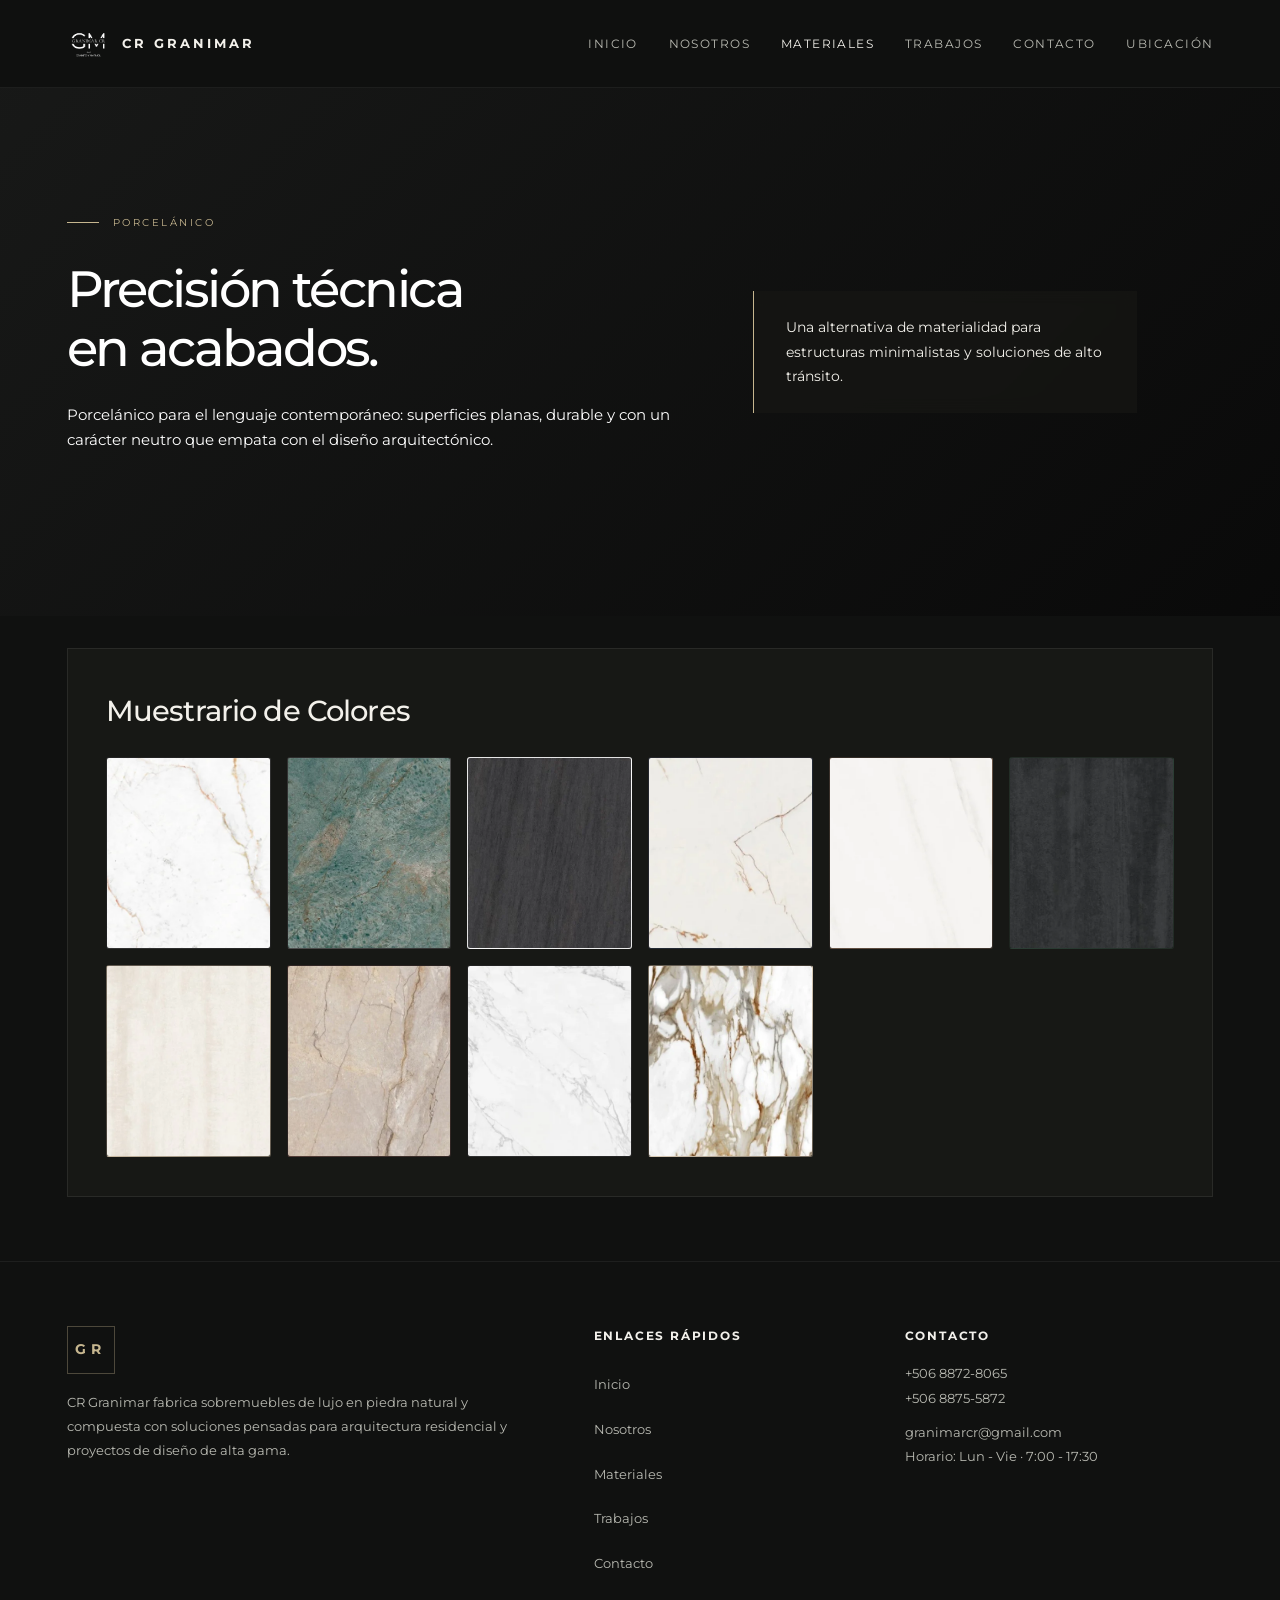
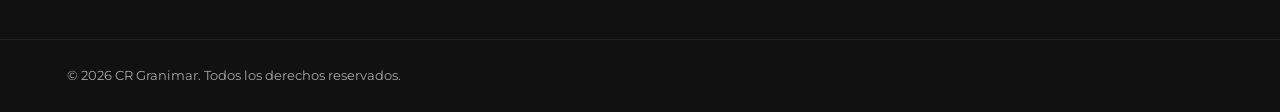
<file: porcelanico.html>
<!DOCTYPE html>
<html lang="es">
<head>
  <meta charset="UTF-8" />
  <meta name="viewport" content="width=device-width, initial-scale=1.0, maximum-scale=1.0, viewport-fit=cover" />
  <title>Sobres de Porcelánico de Gran Formato en Costa Rica | CR Granimar</title>
  
  <link rel="icon" href="./logoprincipal.png" type="image/png" />
  
  <meta name="description" content="Conocé la vanguardia en diseño con nuestros sobres porcelánicos en Costa Rica. Alta resistencia al rayado, manchas y temperaturas extremas." />
  <meta name="keywords" content="sobres porcelanico costa rica, porcelanico gran formato, piedra porcelanico, cubiertas porcelanico, porcelanico para cocina" />
  <meta name="robots" content="index, follow, max-snippet:-1, max-image-preview:large, max-video-preview:-1" />
  
  <link rel="canonical" href="https://www.crgranimar.com/porcelanico.html" />
  
  <meta property="og:title" content="Sobres de Porcelánico de Gran Formato en Costa Rica | CR Granimar" />
  <meta property="og:description" content="Superficies de porcelánico ultra-compactas con diseños elegantes que imitan texturas de piedras naturales." />
  <meta property="og:type" content="website" />
  <meta property="og:url" content="https://www.crgranimar.com/porcelanico.html" />
  <meta property="og:image" content="https://www.crgranimar.com/img/imageninicio.jpeg" />
  
  <script type="application/ld+json">
    {
      "@context": "https://schema.org",
      "@type": "Organization",
      "name": "CR Granimar",
      "url": "https://www.crgranimar.com",
      "logo": "https://www.crgranimar.com/logoprincipal.png",
      "description": "Especialistas en cuarzo, granito, sobres de cuarzo y corte CNC en Costa Rica.",
      "areaServed": "Costa Rica",
      "telephone": "+506 8872-8065",
      "contactPoint": {
        "@type": "ContactPoint",
        "telephone": "+506 6360-8643",
        "contactType": "sales",
        "areaServed": "CR",
        "availableLanguage": "Spanish"
      }
    }
  </script>
  
  <link rel="preconnect" href="https://fonts.googleapis.com" />
  <link rel="preconnect" href="https://fonts.gstatic.com" crossorigin />
  <link href="https://fonts.googleapis.com/css2?family=Montserrat:wght@400;500;600;700;800&display=swap" rel="stylesheet" />
  <link rel="stylesheet" href="styles/global.css" />
</head>
<body>
  <div class="page-shell">
    <header class="site-header">
      <div class="brand">
        <img src="./logoprincipal.webp" alt="Logotipo de CR Granimar" class="brand-logo" style="height: 40px; width: auto; object-fit: contain;" decoding="async" />
        <span class="brand-name">CR Granimar</span>
      </div>
      <button class="nav-toggle" aria-label="Abrir menú" aria-expanded="false"><span></span></button>
      <nav class="main-nav" aria-label="Navegación principal">
        <a href="index.html">Inicio</a>
        <a href="quienessomos.html">Nosotros</a>
        <a href="materiales.html" class="active" aria-current="page">Materiales</a>
    <a href="trabajos.html">Trabajos</a>
        <a href="contacto.html">Contacto</a>
        <a href="ubicacion.html">Ubicación</a>
      </nav>
    </header>

    <main>
      <section class="hero-page hero-split">
        <div class="hero-copy animate-item">
          <p class="eyebrow">PORCELÁNICO</p>
          <h1>Precisión técnica en acabados.</h1>
          <p>Porcelánico para el lenguaje contemporáneo: superficies planas, durable y con un carácter neutro que empata con el diseño arquitectónico.</p>
        </div>
        <div class="hero-quote animate-item">
          <p>Una alternativa de materialidad para estructuras minimalistas y soluciones de alto tránsito.</p>
        </div>
      </section>

      <section class="section-panel animate-item">
        <h2>Muestrario de Colores</h2>
        <div class="sample-grid">
          <div class="sample-card" data-name="Alhambra"><img src="img/porcelamico/porce1.webp" alt="" aria-hidden="true" class="sample-card-bg" decoding="async" loading="lazy" /><span></span></div>
          <div class="sample-card" data-name="Amazonia"><img src="img/porcelamico/porce2.webp" alt="" aria-hidden="true" class="sample-card-bg" decoding="async" loading="lazy" /><span></span></div>
          <div class="sample-card" data-name="Basalt Black"><img src="img/porcelamico/porce3.webp" alt="" aria-hidden="true" class="sample-card-bg" decoding="async" loading="lazy" /><span></span></div>
          <div class="sample-card" data-name="Bellagio"><img src="img/porcelamico/porce4.webp" alt="" aria-hidden="true" class="sample-card-bg" decoding="async" loading="lazy" /><span></span></div>
          <div class="sample-card" data-name="Bianco Lasa"><img src="img/porcelamico/porce5.webp" alt="" aria-hidden="true" class="sample-card-bg" decoding="async" loading="lazy" /><span></span></div>
          <div class="sample-card" data-name="Blaze Dark"><img src="img/porcelamico/porce6.webp" alt="" aria-hidden="true" class="sample-card-bg" decoding="async" loading="lazy" /><span></span></div>
          <div class="sample-card" data-name="Blaze Snow"><img src="img/porcelamico/porce7.webp" alt="" aria-hidden="true" class="sample-card-bg" decoding="async" loading="lazy" /><span></span></div>
          <div class="sample-card" data-name="Breccia Brown"><img src="img/porcelamico/porce8.webp" alt="" aria-hidden="true" class="sample-card-bg" decoding="async" loading="lazy" /><span></span></div>
          <div class="sample-card" data-name="Calacatta White"><img src="img/porcelamico/porce9.webp" alt="" aria-hidden="true" class="sample-card-bg" decoding="async" loading="lazy" /><span></span></div>
          <div class="sample-card" data-name="Essential Gold"><img src="img/porcelamico/porce10.webp" alt="" aria-hidden="true" class="sample-card-bg" decoding="async" loading="lazy" /><span></span></div>
        </div>
      </section>

       
    </main>

    <footer class="site-footer">
      <div class="footer-advanced">
        <div>
          <span class="brand-mark">GR</span>
          <p>CR Granimar fabrica sobremuebles de lujo en piedra natural y compuesta con soluciones pensadas para arquitectura residencial y proyectos de diseño de alta gama.</p>
        </div>
        <div>
          <h3>Enlaces rápidos</h3>
          <ul>
            <li><a href="index.html">Inicio</a></li>
            <li><a href="quienessomos.html">Nosotros</a></li>
            <li><a href="materiales.html">Materiales</a></li>
            <li><a href="trabajos.html">Trabajos</a></li>
            <li><a href="contacto.html">Contacto</a></li>
          </ul>
        </div>
        <div>
          <h3>Contacto</h3>
          <p>+506 8872-8065</p>
          <p>+506 8875-5872</p>
          <a href="mailto:contacto@granimarcr.com">granimarcr@gmail.com</a>
          <p>Horario: Lun - Vie · 7:00 - 17:30</p>
        </div>
      </div>
      <div class="footer-bottom">
        <p>© 2026 CR Granimar. Todos los derechos reservados.</p>
      </div>
    </footer>
  </div>
  <script src="scripts/main.js" defer></script>
</body>
</html>
</file>
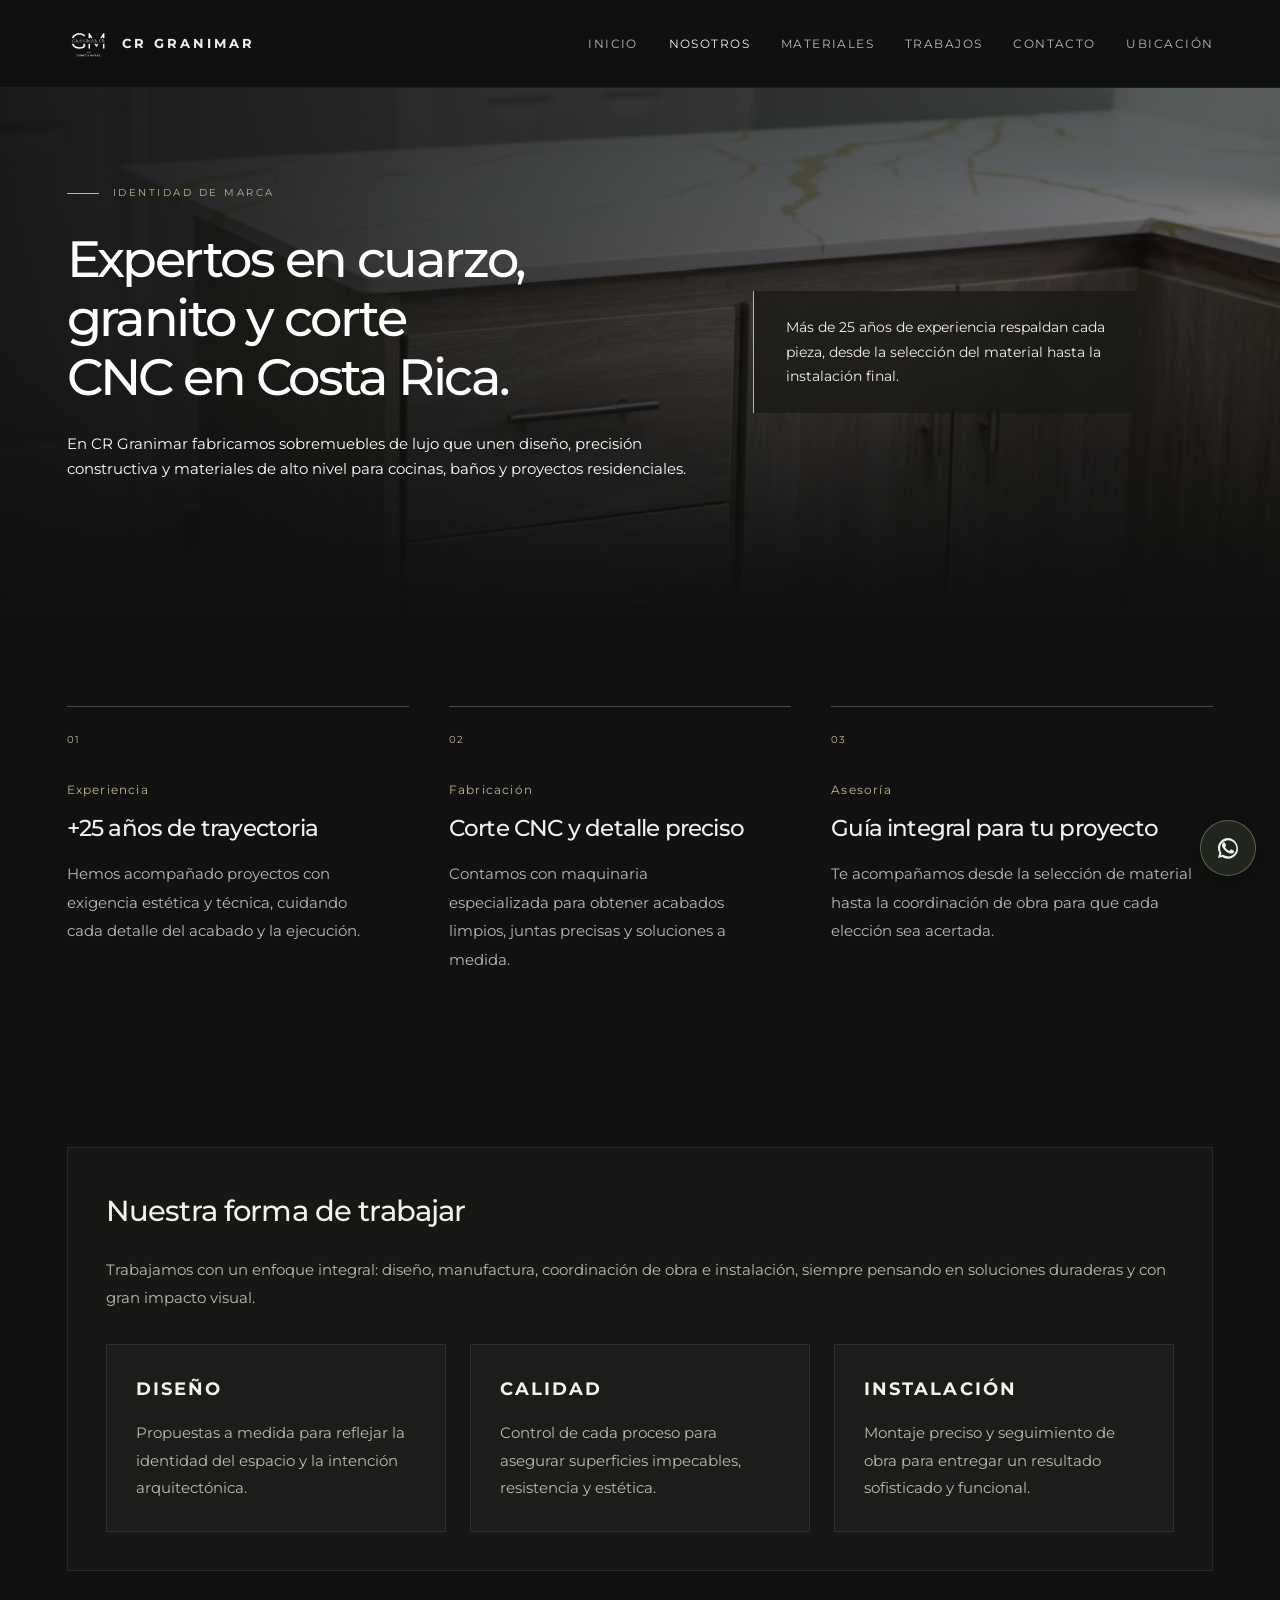
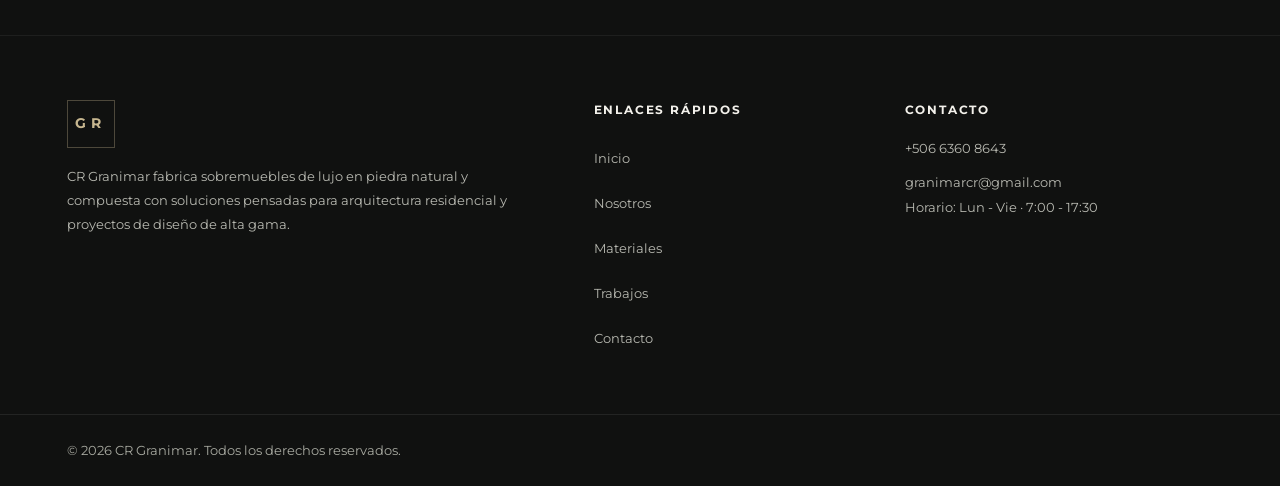
<file: quienessomos.html>
<!DOCTYPE html>
<html lang="es">
<head>
  <meta charset="UTF-8" />
  <meta name="viewport" content="width=device-width, initial-scale=1.0, maximum-scale=1.0, viewport-fit=cover" />
  <title>Nosotros | CR Granimar - 25 Años de Experiencia en Sobremuebles</title>
  
  <link rel="icon" href="./logoprincipal.png" type="image/png" />
  
  <meta name="description" content="Conocé la trayectoria de CR Granimar. Más de 25 años y 1000 proyectos entregados de sobremuebles de lujo en Costa Rica respaldan nuestra calidad." />
  <meta name="keywords" content="cuarzos costa rica, cortes de cuarzo en costa rica, corte cnc costa rica, sobres cuarzo costa rica, sobres de cuarzo, cuarzo, granito, sobres granito, granito costa rica" />
  <meta name="robots" content="index, follow, max-snippet:-1, max-image-preview:large, max-video-preview:-1" />
  
  <link rel="canonical" href="https://www.crgranimar.com/quienessomos.html" />
  
  <meta property="og:title" content="Nosotros | CR Granimar - 25 Años de Experiencia" />
  <meta property="og:description" content="Trayectoria y profesionalidad en fabricación e instalación de sobres de cuarzo, granito y mármol en Costa Rica." />
  <meta property="og:type" content="website" />
  <meta property="og:url" content="https://www.crgranimar.com/quienessomos.html" />
  <meta property="og:image" content="https://www.crgranimar.com/img/imageninicio.jpeg" />
  
  <script type="application/ld+json">
    {
      "@context": "https://schema.org",
      "@type": "Organization",
      "name": "CR Granimar",
      "url": "https://www.crgranimar.com",
      "logo": "https://www.crgranimar.com/logoprincipal.png",
      "description": "Especialistas en cuarzo, granito, sobres de cuarzo y corte CNC en Costa Rica.",
      "areaServed": "Costa Rica",
      "telephone": "+506 8872-8065",
      "contactPoint": {
        "@type": "ContactPoint",
        "telephone": "+506 6360-8643",
        "contactType": "sales",
        "areaServed": "CR",
        "availableLanguage": "Spanish"
      }
    }
  </script>
  
  <link rel="preconnect" href="https://fonts.googleapis.com" />
  <link rel="preconnect" href="https://fonts.gstatic.com" crossorigin />
  <link href="https://fonts.googleapis.com/css2?family=Montserrat:wght@400;500;600;700;800&display=swap" rel="stylesheet" />
  <link rel="stylesheet" href="styles/global.css" />
</head>
<body>
  <div class="page-shell">
    <header class="site-header">
      <div class="brand">
        <img src="./logoprincipal.webp" alt="Logotipo de CR Granimar" class="brand-logo" style="height: 40px; width: auto; object-fit: contain;" decoding="async" />
        <span class="brand-name">CR Granimar</span>
      </div>
      <button class="nav-toggle" aria-label="Abrir menú" aria-expanded="false"><span></span></button>
      <nav class="main-nav" aria-label="Navegación principal">
        <a href="index.html">Inicio</a>
        <a href="quienessomos.html" class="active" aria-current="page">Nosotros</a>
        <a href="materiales.html">Materiales</a>
    <a href="trabajos.html">Trabajos</a>
        <a href="contacto.html">Contacto</a>
        <a href="ubicacion.html">Ubicación</a>
      </nav>
    </header>

    <main>
      <section class="hero-page hero-split">
        <div class="hero-bg" aria-hidden="true">
          <img src="proyectos/calacatta3.webp" alt="Proyecto de sobremueble de lujo" decoding="async" fetchpriority="high" />
        </div>
        <div class="hero-overlay"></div>
        <div class="hero-copy animate-item">
          <p class="eyebrow">IDENTIDAD DE MARCA</p>
          <h1>Expertos en cuarzo, granito y corte CNC en Costa Rica.</h1>
          <p>En CR Granimar fabricamos sobremuebles de lujo que unen diseño, precisión constructiva y materiales de alto nivel para cocinas, baños y proyectos residenciales.</p>
        </div>
        <div class="hero-quote animate-item">
          <p>Más de 25 años de experiencia respaldan cada pieza, desde la selección del material hasta la instalación final.</p>
        </div>
      </section>

      <section class="section-grid section-intro">
        <article class="feature-card animate-item">
          <span class="feature-index">Experiencia</span>
          <h2>+25 años de trayectoria</h2>
          <p>Hemos acompañado proyectos con exigencia estética y técnica, cuidando cada detalle del acabado y la ejecución.</p>
        </article>
        <article class="feature-card animate-item">
          <span class="feature-index">Fabricación</span>
          <h2>Corte CNC y detalle preciso</h2>
          <p>Contamos con maquinaria especializada para obtener acabados limpios, juntas precisas y soluciones a medida.</p>
        </article>
        <article class="feature-card animate-item">
          <span class="feature-index">Asesoría</span>
          <h2>Guía integral para tu proyecto</h2>
          <p>Te acompañamos desde la selección de material hasta la coordinación de obra para que cada elección sea acertada.</p>
        </article>
      </section>

      <section class="section-panel animate-item">
        <div>
          <h2>Nuestra forma de trabajar</h2>
          <p>Trabajamos con un enfoque integral: diseño, manufactura, coordinación de obra e instalación, siempre pensando en soluciones duraderas y con gran impacto visual.</p>
        </div>
        <div class="detail-grid">
          <article>
            <h3>Diseño</h3>
            <p>Propuestas a medida para reflejar la identidad del espacio y la intención arquitectónica.</p>
          </article>
          <article>
            <h3>Calidad</h3>
            <p>Control de cada proceso para asegurar superficies impecables, resistencia y estética.</p>
          </article>
          <article>
            <h3>Instalación</h3>
            <p>Montaje preciso y seguimiento de obra para entregar un resultado sofisticado y funcional.</p>
          </article>
        </div>
      </section>
    </main>

    <footer class="site-footer">
      <div class="footer-advanced">
        <div>
          <span class="brand-mark">GR</span>
          <p>CR Granimar fabrica sobremuebles de lujo en piedra natural y compuesta con soluciones pensadas para arquitectura residencial y proyectos de diseño de alta gama.</p>
        </div>
        <div>
          <h3>Enlaces rápidos</h3>
          <ul>
            <li><a href="index.html">Inicio</a></li>
            <li><a href="quienessomos.html">Nosotros</a></li>
            <li><a href="materiales.html">Materiales</a></li>
            <li><a href="trabajos.html">Trabajos</a></li>
            <li><a href="contacto.html">Contacto</a></li>
          </ul>
        </div>
        <div>
          <h3>Contacto</h3>
          <p>+506 6360 8643</p>
          
          <a href="mailto:granimarcr@gmail.com">granimarcr@gmail.com</a>
          <p>Horario: Lun - Vie · 7:00 - 17:30</p>
        </div>
      </div>
      <div class="footer-bottom">
        <p>© 2026 CR Granimar. Todos los derechos reservados.</p>
      </div>
    </footer>
  </div>
  <a class="whatsapp-float" href="https://wa.me/50663608643?text=Hola,%20estoy%20interesado%20en%20una%20cotizaci%C3%B3n" target="_blank" rel="noopener noreferrer" aria-label="Contactar por WhatsApp">
    <svg viewBox="0 0 24 24" aria-hidden="true" focusable="false"><path d="M17.472 14.382c-.297-.149-1.758-.867-2.03-.967-.273-.099-.472-.148-.672.149-.198.297-.767.967-.94 1.165-.173.198-.347.223-.644.075-.297-.149-1.255-.462-2.39-1.475-.883-.788-1.48-1.761-1.653-2.059-.173-.297-.02-.458.13-.606.134-.133.297-.347.446-.52.149-.174.198-.298.298-.497.099-.198.05-.372-.025-.52-.075-.149-.672-1.612-.92-2.21-.242-.579-.487-.5-.672-.51l-.573-.01c-.198 0-.52.074-.792.372s-1.04 1.016-1.04 2.479 1.065 2.876 1.213 3.074c.149.198 2.095 3.2 5.076 4.487.709.306 1.26.489 1.69.626.71.227 1.354.195 1.863.118.568-.085 1.758-.719 2.006-1.413.248-.695.248-1.29.173-1.414-.074-.124-.273-.198-.57-.347zM12.004 2c-5.514 0-9.994 4.48-9.994 9.994 0 1.764.46 3.496 1.333 5.02L2 22l4.19-1.104a9.92 9.92 0 0 0 5.815 1.82c5.514 0 9.994-4.48 9.994-9.994S17.518 2 12.004 2zm0 18.19a8.15 8.15 0 0 1-4.32-1.203l-.307-.18-2.485.655.664-2.425-.199-.315a8.063 8.063 0 0 1-1.23-4.465c0-4.48 3.641-8.122 8.122-8.122 4.48 0 8.122 3.64 8.122 8.122 0 4.48-3.641 8.122-8.122 8.122z"/></svg>
  </a>
  <script src="scripts/main.js" defer></script>
</body>
</html>
</file>
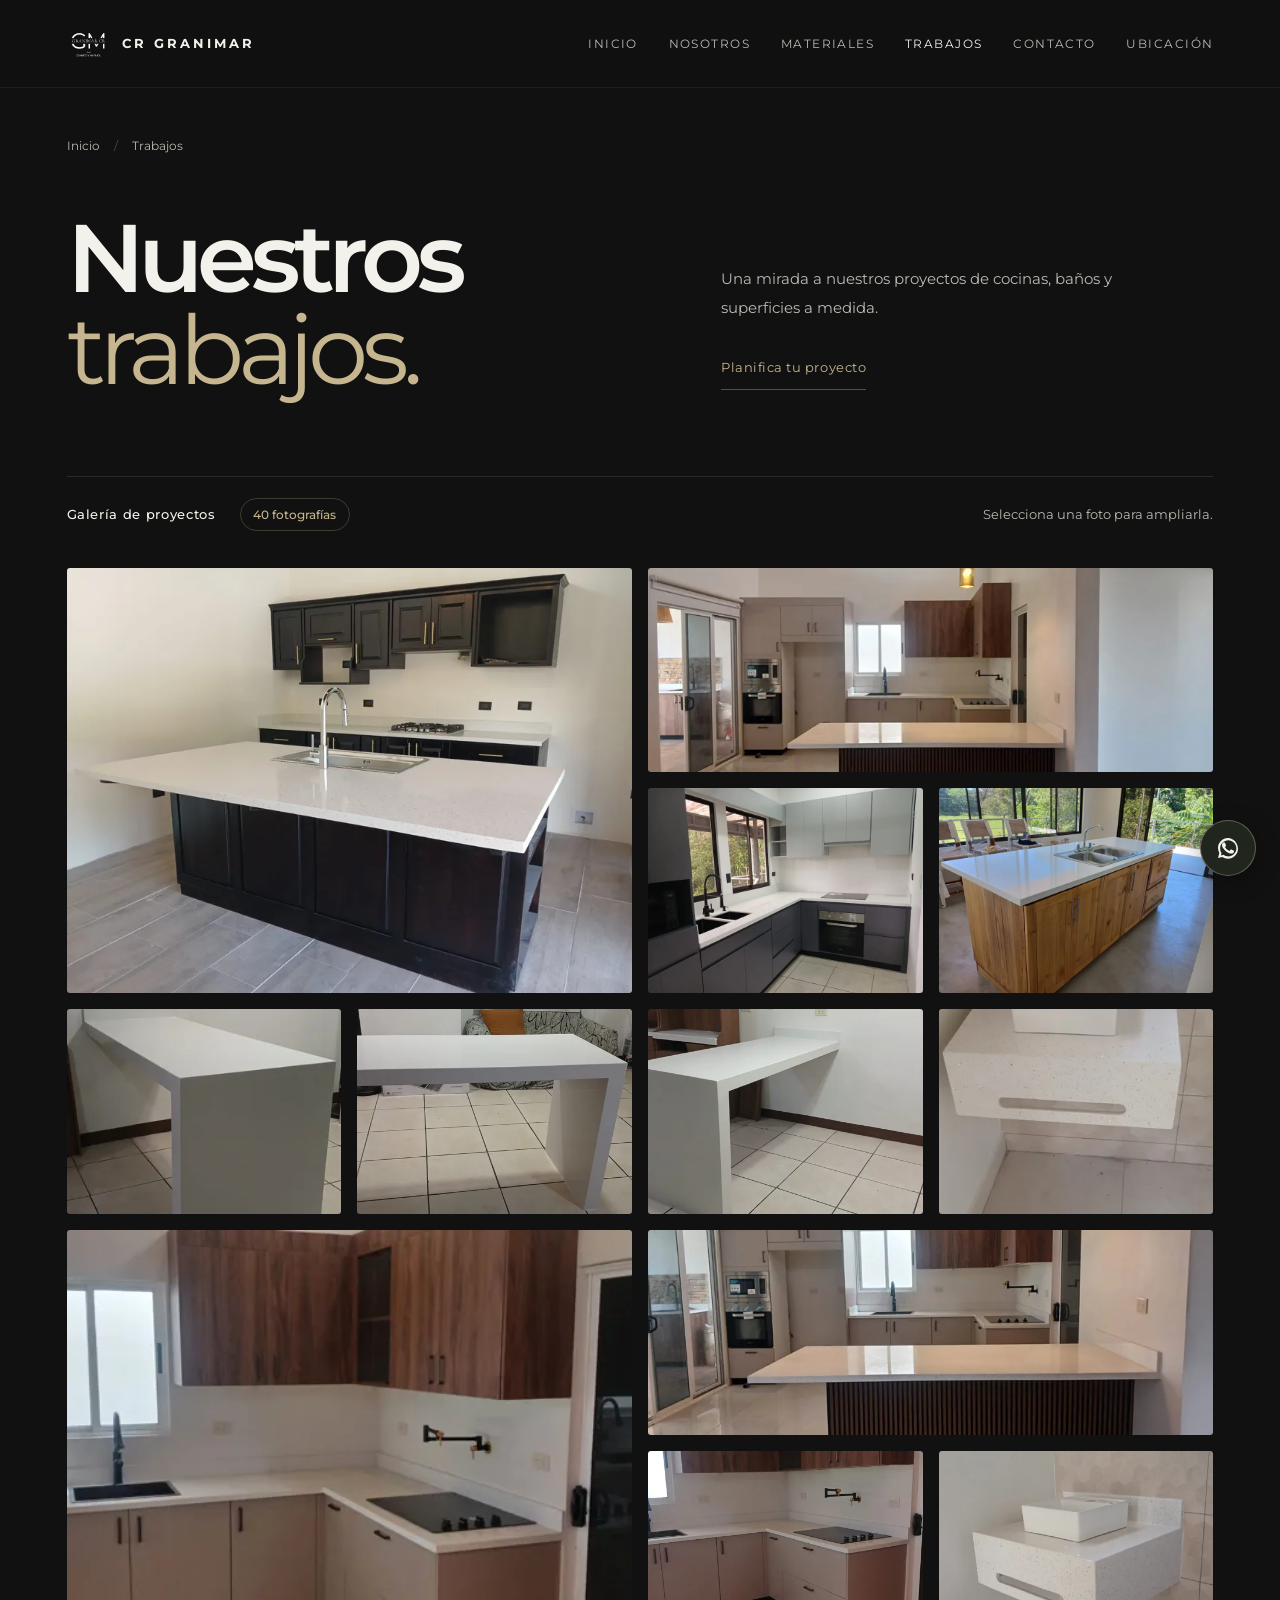
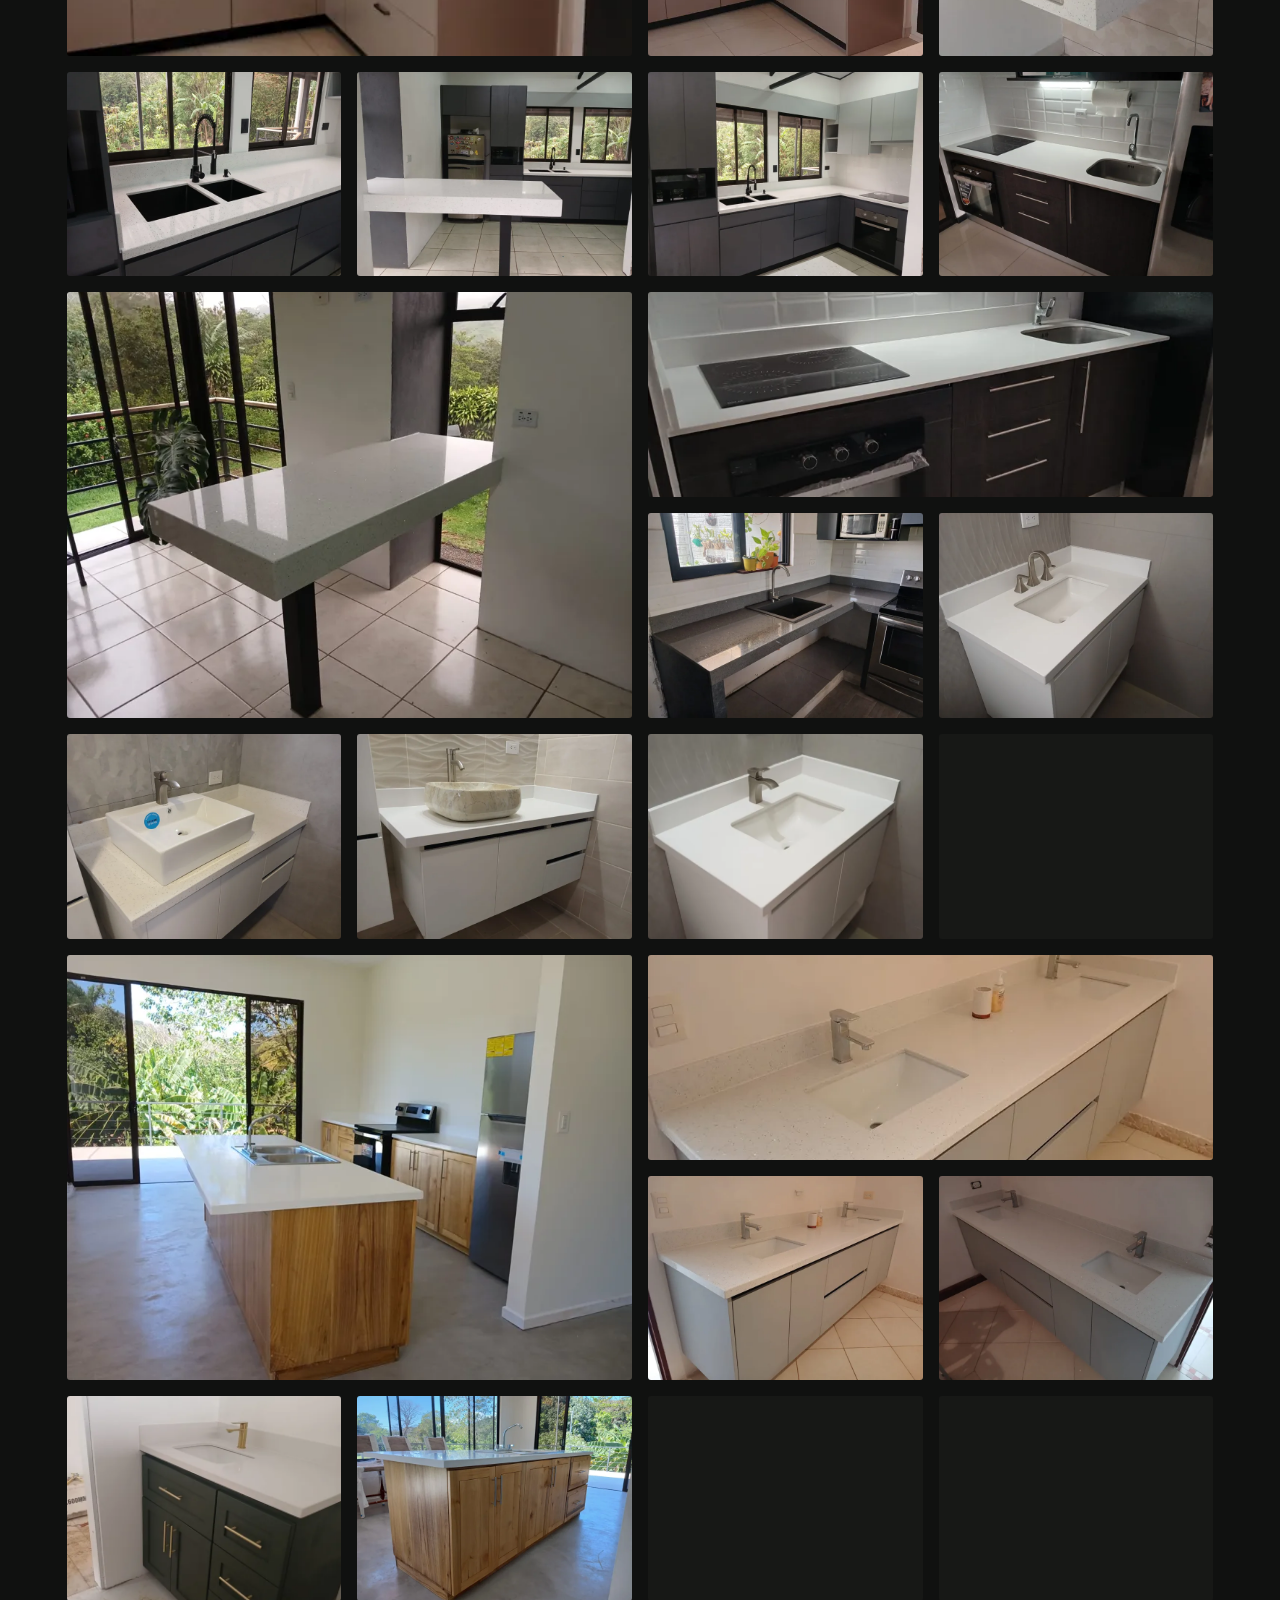
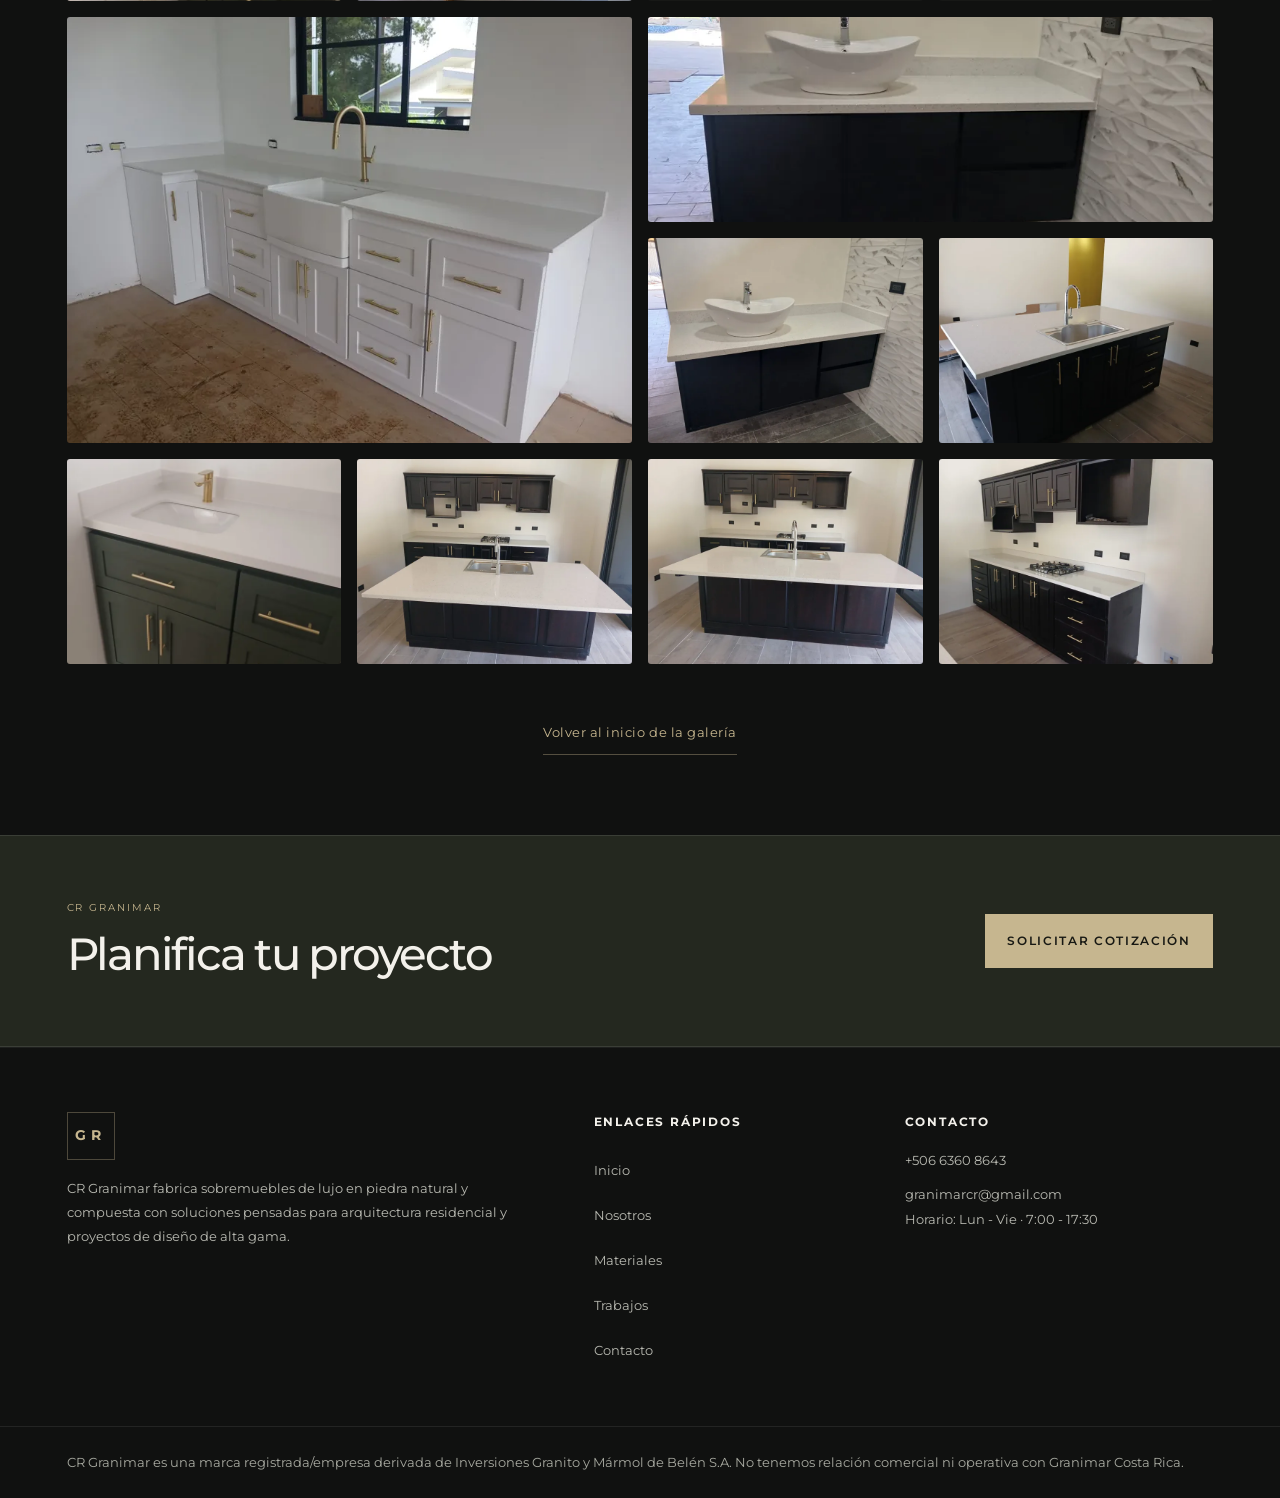
<file: trabajos.html>
<!DOCTYPE html>
<html lang="es">
<head>
  <meta charset="UTF-8" />
  <meta name="viewport" content="width=device-width, initial-scale=1.0" />
  <title>Trabajos | CR Granimar</title>
  <meta name="description" content="Galería de trabajos de CR Granimar: cocinas, baños y superficies a medida." />
  <link rel="icon" href="./logoprincipal.png" type="image/png" />
  <link rel="preconnect" href="https://fonts.googleapis.com" />
  <link rel="preconnect" href="https://fonts.gstatic.com" crossorigin />
  <link href="https://fonts.googleapis.com/css2?family=Montserrat:wght@400;500;600;700;800&display=swap" rel="stylesheet" />
  <link rel="stylesheet" href="styles/global.css" />
</head>
<body class="works-page">
  <div class="page-shell">
   <header class="site-header">
  <div class="brand">
    <!-- Se reemplaza el texto GR por la imagen de tu logo optimizada para SEO -->
    <img src="./logoprincipal.webp" alt="Logotipo de CR Granimar" class="brand-logo" style="height: 40px; width: auto; object-fit: contain;" decoding="async" />
    <span class="brand-name">CR Granimar</span>
  </div>
  <button class="nav-toggle" aria-label="Abrir menú" aria-expanded="false"><span></span></button>
  <nav class="main-nav" aria-label="Navegación principal">
    <a href="index.html">Inicio</a>
    <a href="quienessomos.html">Nosotros</a>
    <a href="materiales.html">Materiales</a>
    <a href="trabajos.html" class="active" aria-current="page">Trabajos</a>
    <a href="contacto.html">Contacto</a>
    <a href="ubicacion.html">Ubicación</a>
  </nav>
</header>
    <main>
      <section class="work-intro">
        <nav class="work-breadcrumb" aria-label="Ruta de navegación"><a href="index.html">Inicio</a><span aria-hidden="true">/</span><span aria-current="page">Trabajos</span></nav>
        <div class="work-heading">
          <h1>Nuestros<br /><span>trabajos.</span></h1>
          <div class="work-description">
            <p>Una mirada a nuestros proyectos de cocinas, baños y superficies a medida.</p>
            <a href="contacto.html" class="all-work-link">Planifica tu proyecto</a>
          </div>
        </div>
      </section>
      <section class="work-collection" aria-labelledby="work-gallery-title">
        <div class="work-gallery-heading">
          <h2 id="work-gallery-title">Galería de proyectos <span>40 fotografías</span></h2>
          <p>Selecciona una foto para ampliarla.</p>
        </div>
        <div class="project-photo-grid" id="project-photos" data-gallery-all>
          <a class="project-photo" href="img/proyectos-refresh/proyecto-01.webp" data-gallery aria-label="Ampliar foto 1"><img src="img/proyectos-refresh/proyecto-01-preview.webp" alt="Superficie y detalles de cocina" width="1600" height="1200" loading="eager" fetchpriority="high" decoding="async" /></a>
          <a class="project-photo" href="img/proyectos-refresh/proyecto-02.webp" data-gallery aria-label="Ampliar foto 2"><img src="img/proyectos-refresh/proyecto-02-preview.webp" alt="Superficie y detalles de cocina" width="1600" height="738" loading="lazy" decoding="async" /></a>
          <a class="project-photo" href="img/proyectos-refresh/proyecto-03.webp" data-gallery aria-label="Ampliar foto 3"><img src="img/proyectos-refresh/proyecto-03-preview.webp" alt="Superficie y detalles de cocina" width="1600" height="1200" loading="lazy" decoding="async" /></a>
          <a class="project-photo" href="img/proyectos-refresh/proyecto-04.webp" data-gallery aria-label="Ampliar foto 4"><img src="img/proyectos-refresh/proyecto-04-preview.webp" alt="Superficie y detalles de cocina" width="1600" height="1200" loading="lazy" decoding="async" /></a>
          <a class="project-photo" href="img/proyectos-refresh/proyecto-05.webp" data-gallery aria-label="Ampliar foto 5"><img src="img/proyectos-refresh/proyecto-05-preview.webp" alt="Superficie y detalles de cocina" width="738" height="1600" loading="lazy" decoding="async" /></a>
          <a class="project-photo" href="img/proyectos-refresh/proyecto-06.webp" data-gallery aria-label="Ampliar foto 6"><img src="img/proyectos-refresh/proyecto-06-preview.webp" alt="Superficie y detalles de cocina" width="1600" height="738" loading="lazy" decoding="async" /></a>
          <a class="project-photo" href="img/proyectos-refresh/proyecto-07.webp" data-gallery aria-label="Ampliar foto 7"><img src="img/proyectos-refresh/proyecto-07-preview.webp" alt="Superficie y detalles de cocina" width="1600" height="738" loading="lazy" decoding="async" /></a>
          <a class="project-photo" href="img/proyectos-refresh/proyecto-08.webp" data-gallery aria-label="Ampliar foto 8"><img src="img/proyectos-refresh/proyecto-08-preview.webp" alt="Lavamanos y superficie de baño" width="738" height="1600" loading="lazy" decoding="async" /></a>
          <a class="project-photo" href="img/proyectos-refresh/proyecto-09.webp" data-gallery aria-label="Ampliar foto 9"><img src="img/proyectos-refresh/proyecto-09-preview.webp" alt="Superficie y detalles de cocina" width="1600" height="738" loading="lazy" decoding="async" /></a>
          <a class="project-photo" href="img/proyectos-refresh/proyecto-10.webp" data-gallery aria-label="Ampliar foto 10"><img src="img/proyectos-refresh/proyecto-10-preview.webp" alt="Superficie y detalles de cocina" width="1600" height="738" loading="lazy" decoding="async" /></a>
          <a class="project-photo" href="img/proyectos-refresh/proyecto-11.webp" data-gallery aria-label="Ampliar foto 11"><img src="img/proyectos-refresh/proyecto-11-preview.webp" alt="Superficie y detalles de cocina" width="1600" height="738" loading="lazy" decoding="async" /></a>
          <a class="project-photo" href="img/proyectos-refresh/proyecto-12.webp" data-gallery aria-label="Ampliar foto 12"><img src="img/proyectos-refresh/proyecto-12-preview.webp" alt="Lavamanos y superficie de baño" width="1280" height="591" loading="lazy" decoding="async" /></a>
          <a class="project-photo" href="img/proyectos-refresh/proyecto-13.webp" data-gallery aria-label="Ampliar foto 13"><img src="img/proyectos-refresh/proyecto-13-preview.webp" alt="Superficie y detalles de cocina" width="1600" height="1200" loading="lazy" decoding="async" /></a>
          <a class="project-photo" href="img/proyectos-refresh/proyecto-14.webp" data-gallery aria-label="Ampliar foto 14"><img src="img/proyectos-refresh/proyecto-14-preview.webp" alt="Superficie y detalles de cocina" width="1600" height="1200" loading="lazy" decoding="async" /></a>
          <a class="project-photo" href="img/proyectos-refresh/proyecto-15.webp" data-gallery aria-label="Ampliar foto 15"><img src="img/proyectos-refresh/proyecto-15-preview.webp" alt="Superficie y detalles de cocina" width="1600" height="1200" loading="lazy" decoding="async" /></a>
          <a class="project-photo" href="img/proyectos-refresh/proyecto-16.webp" data-gallery aria-label="Ampliar foto 16"><img src="img/proyectos-refresh/proyecto-16-preview.webp" alt="Superficie y detalles de cocina" width="1600" height="1200" loading="lazy" decoding="async" /></a>
          <a class="project-photo" href="img/proyectos-refresh/proyecto-17.webp" data-gallery aria-label="Ampliar foto 17"><img src="img/proyectos-refresh/proyecto-17-preview.webp" alt="Superficie y detalles de cocina" width="1600" height="1200" loading="lazy" decoding="async" /></a>
          <a class="project-photo" href="img/proyectos-refresh/proyecto-18.webp" data-gallery aria-label="Ampliar foto 18"><img src="img/proyectos-refresh/proyecto-18-preview.webp" alt="Superficie y detalles de cocina" width="1600" height="1200" loading="lazy" decoding="async" /></a>
          <a class="project-photo" href="img/proyectos-refresh/proyecto-19.webp" data-gallery aria-label="Ampliar foto 19"><img src="img/proyectos-refresh/proyecto-19-preview.webp" alt="Superficie y detalles de cocina" width="1600" height="1200" loading="lazy" decoding="async" /></a>
          <a class="project-photo" href="img/proyectos-refresh/proyecto-20.webp" data-gallery aria-label="Ampliar foto 20"><img src="img/proyectos-refresh/proyecto-20-preview.webp" alt="Lavamanos y superficie de baño" width="1600" height="1200" loading="lazy" decoding="async" /></a>
          <a class="project-photo" href="img/proyectos-refresh/proyecto-21.webp" data-gallery aria-label="Ampliar foto 21"><img src="img/proyectos-refresh/proyecto-21-preview.webp" alt="Lavamanos y superficie de baño" width="1600" height="1200" loading="lazy" decoding="async" /></a>
          <a class="project-photo" href="img/proyectos-refresh/proyecto-22.webp" data-gallery aria-label="Ampliar foto 22"><img src="img/proyectos-refresh/proyecto-22-preview.webp" alt="Lavamanos y superficie de baño" width="1600" height="1200" loading="lazy" decoding="async" /></a>
          <a class="project-photo" href="img/proyectos-refresh/proyecto-23.webp" data-gallery aria-label="Ampliar foto 23"><img src="img/proyectos-refresh/proyecto-23-preview.webp" alt="Lavamanos y superficie de baño" width="1200" height="1600" loading="lazy" decoding="async" /></a>
          <a class="project-photo" href="img/proyectos-refresh/proyecto-24.webp" data-gallery aria-label="Ampliar foto 24"><img src="img/proyectos-refresh/proyecto-24-preview.webp" alt="Superficie y detalles de cocina" width="1600" height="1200" loading="lazy" decoding="async" /></a>
          <a class="project-photo" href="img/proyectos-refresh/proyecto-25.webp" data-gallery aria-label="Ampliar foto 25"><img src="img/proyectos-refresh/proyecto-25-preview.webp" alt="Superficie y detalles de cocina" width="1600" height="1200" loading="lazy" decoding="async" /></a>
          <a class="project-photo" href="img/proyectos-refresh/proyecto-26.webp" data-gallery aria-label="Ampliar foto 26"><img src="img/proyectos-refresh/proyecto-26-preview.webp" alt="Lavamanos y superficie de baño" width="1600" height="1200" loading="lazy" decoding="async" /></a>
          <a class="project-photo" href="img/proyectos-refresh/proyecto-27.webp" data-gallery aria-label="Ampliar foto 27"><img src="img/proyectos-refresh/proyecto-27-preview.webp" alt="Lavamanos y superficie de baño" width="1600" height="1200" loading="lazy" decoding="async" /></a>
          <a class="project-photo" href="img/proyectos-refresh/proyecto-28.webp" data-gallery aria-label="Ampliar foto 28"><img src="img/proyectos-refresh/proyecto-28-preview.webp" alt="Lavamanos y superficie de baño" width="1600" height="1200" loading="lazy" decoding="async" /></a>
          <a class="project-photo" href="img/proyectos-refresh/proyecto-29.webp" data-gallery aria-label="Ampliar foto 29"><img src="img/proyectos-refresh/proyecto-29-preview.webp" alt="Lavamanos y superficie de baño" width="1200" height="1600" loading="lazy" decoding="async" /></a>
          <a class="project-photo" href="img/proyectos-refresh/proyecto-30.webp" data-gallery aria-label="Ampliar foto 30"><img src="img/proyectos-refresh/proyecto-30-preview.webp" alt="Superficie y detalles de cocina" width="1600" height="1200" loading="lazy" decoding="async" /></a>
          <a class="project-photo" href="img/proyectos-refresh/proyecto-31.webp" data-gallery aria-label="Ampliar foto 31"><img src="img/proyectos-refresh/proyecto-31-preview.webp" alt="Superficie y detalles de cocina" width="1600" height="1200" loading="lazy" decoding="async" /></a>
          <a class="project-photo" href="img/proyectos-refresh/proyecto-32.webp" data-gallery aria-label="Ampliar foto 32"><img src="img/proyectos-refresh/proyecto-32-preview.webp" alt="Superficie y detalles de cocina" width="1600" height="1200" loading="lazy" decoding="async" /></a>
          <a class="project-photo" href="img/proyectos-refresh/proyecto-33.webp" data-gallery aria-label="Ampliar foto 33"><img src="img/proyectos-refresh/proyecto-33-preview.webp" alt="Superficie y detalles de cocina" width="1600" height="1200" loading="lazy" decoding="async" /></a>
          <a class="project-photo" href="img/proyectos-refresh/proyecto-34.webp" data-gallery aria-label="Ampliar foto 34"><img src="img/proyectos-refresh/proyecto-34-preview.webp" alt="Lavamanos y superficie de baño" width="1600" height="1200" loading="lazy" decoding="async" /></a>
          <a class="project-photo" href="img/proyectos-refresh/proyecto-35.webp" data-gallery aria-label="Ampliar foto 35"><img src="img/proyectos-refresh/proyecto-35-preview.webp" alt="Lavamanos y superficie de baño" width="1600" height="1200" loading="lazy" decoding="async" /></a>
          <a class="project-photo" href="img/proyectos-refresh/proyecto-36.webp" data-gallery aria-label="Ampliar foto 36"><img src="img/proyectos-refresh/proyecto-36-preview.webp" alt="Superficie y detalles de cocina" width="1600" height="1200" loading="lazy" decoding="async" /></a>
          <a class="project-photo" href="img/proyectos-refresh/proyecto-37.webp" data-gallery aria-label="Ampliar foto 37"><img src="img/proyectos-refresh/proyecto-37-preview.webp" alt="Lavamanos y superficie de baño" width="1200" height="1600" loading="lazy" decoding="async" /></a>
          <a class="project-photo" href="img/proyectos-refresh/proyecto-38.webp" data-gallery aria-label="Ampliar foto 38"><img src="img/proyectos-refresh/proyecto-38-preview.webp" alt="Superficie y detalles de cocina" width="1600" height="1200" loading="lazy" decoding="async" /></a>
          <a class="project-photo" href="img/proyectos-refresh/proyecto-39.webp" data-gallery aria-label="Ampliar foto 39"><img src="img/proyectos-refresh/proyecto-39-preview.webp" alt="Superficie y detalles de cocina" width="1600" height="1200" loading="lazy" decoding="async" /></a>
          <a class="project-photo" href="img/proyectos-refresh/proyecto-40.webp" data-gallery aria-label="Ampliar foto 40"><img src="img/proyectos-refresh/proyecto-40-preview.webp" alt="Superficie y detalles de cocina" width="1600" height="1200" loading="lazy" decoding="async" /></a>
        </div>
        <a class="work-back-top all-work-link" href="#work-gallery-title">Volver al inicio de la galería</a>
      </section>
      <section class="work-contact">
        <div><p class="eyebrow">CR GRANIMAR</p><h2>Planifica tu proyecto</h2></div>
        <a class="hero-button" href="https://wa.me/50663608643?text=Hola,%20estoy%20interesado%20en%20una%20cotizaci%C3%B3n">Solicitar cotización</a>
      </section>
    </main>
    <footer class="site-footer">
      <div class="footer-advanced">
        <div>
          <span class="brand-mark">GR</span>
          <p>CR Granimar fabrica sobremuebles de lujo en piedra natural y compuesta con soluciones pensadas para arquitectura residencial y proyectos de diseño de alta gama.</p>
        </div>
        <div>
          <h3>Enlaces rápidos</h3>
          <ul>
            <li><a href="index.html">Inicio</a></li>
            <li><a href="quienessomos.html">Nosotros</a></li>
            <li><a href="materiales.html">Materiales</a></li>
            <li><a href="trabajos.html">Trabajos</a></li>
            <li><a href="contacto.html">Contacto</a></li>
          </ul>
        </div>
        <div>
          <h3>Contacto</h3>
          <p>+506 6360 8643</p>
          <a href="mailto:contacto@granimarcr.com">granimarcr@gmail.com</a>
          <p>Horario: Lun - Vie · 7:00 - 17:30</p>
        </div>
      </div>
      <div class="footer-bottom">
        <p>CR Granimar es una marca registrada/empresa derivada de Inversiones Granito y Mármol de Belén S.A. No tenemos relación comercial ni operativa con Granimar Costa Rica.</p>
      </div>
    </footer>
  </div>
  
  <a class="whatsapp-float" href="https://wa.me/50663608643?text=Hola,%20estoy%20interesado%20en%20una%20cotizaci%C3%B3n" target="_blank" rel="noopener noreferrer" aria-label="Contactar por WhatsApp">
    <svg viewBox="0 0 24 24" aria-hidden="true" focusable="false"><path d="M17.472 14.382c-.297-.149-1.758-.867-2.03-.967-.273-.099-.472-.148-.672.149-.198.297-.767.967-.94 1.165-.173.198-.347.223-.644.075-.297-.149-1.255-.462-2.39-1.475-.883-.788-1.48-1.761-1.653-2.059-.173-.297-.02-.458.13-.606.134-.133.297-.347.446-.52.149-.174.198-.298.298-.497.099-.198.05-.372-.025-.52-.075-.149-.672-1.612-.92-2.21-.242-.579-.487-.5-.672-.51l-.573-.01c-.198 0-.52.074-.792.372s-1.04 1.016-1.04 2.479 1.065 2.876 1.213 3.074c.149.198 2.095 3.2 5.076 4.487.709.306 1.26.489 1.69.626.71.227 1.354.195 1.863.118.568-.085 1.758-.719 2.006-1.413.248-.695.248-1.29.173-1.414-.074-.124-.273-.198-.57-.347zM12.004 2c-5.514 0-9.994 4.48-9.994 9.994 0 1.764.46 3.496 1.333 5.02L2 22l4.19-1.104a9.92 9.92 0 0 0 5.815 1.82c5.514 0 9.994-4.48 9.994-9.994S17.518 2 12.004 2zm0 18.19a8.15 8.15 0 0 1-4.32-1.203l-.307-.18-2.485.655.664-2.425-.199-.315a8.063 8.063 0 0 1-1.23-4.465c0-4.48 3.641-8.122 8.122-8.122 4.48 0 8.122 3.64 8.122 8.122 0 4.48-3.641 8.122-8.122 8.122z"/></svg>
  </a>
  <script src="scripts/main.js" defer></script>
</body>
</html>
</file>
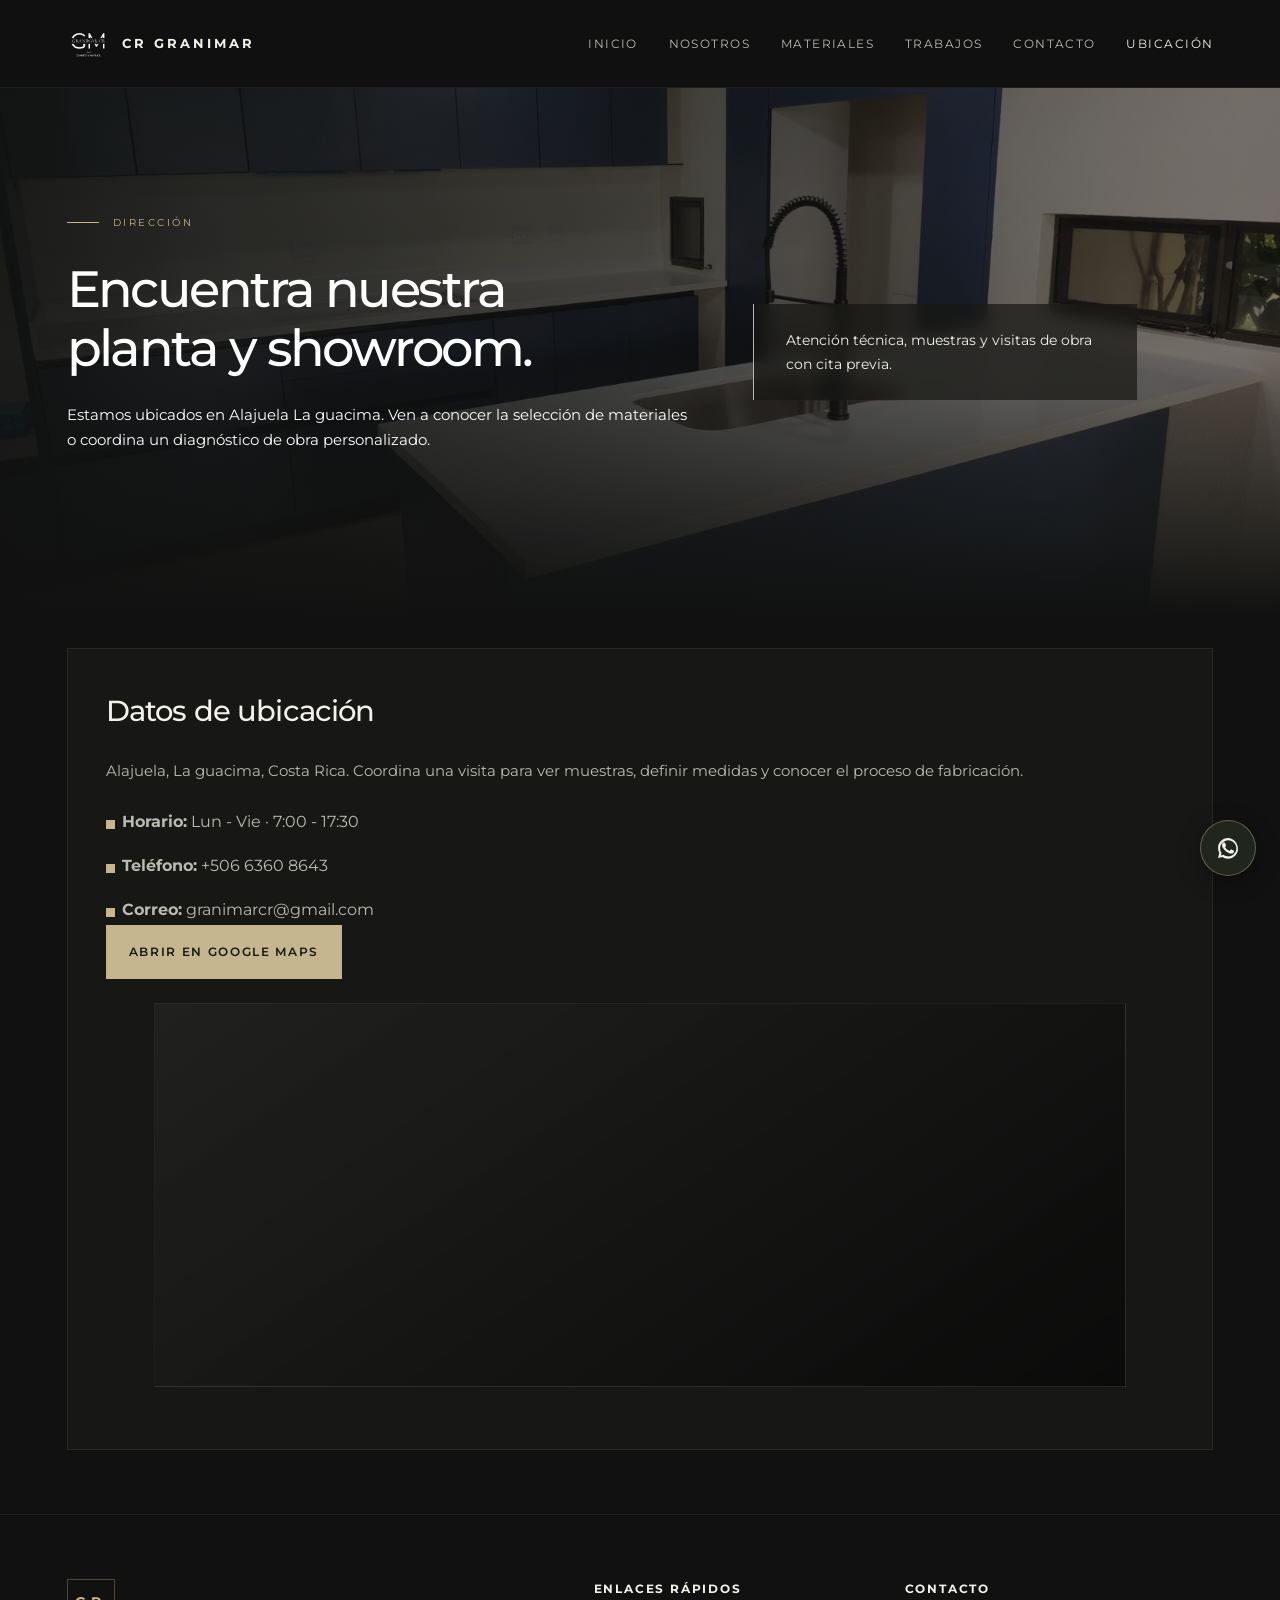
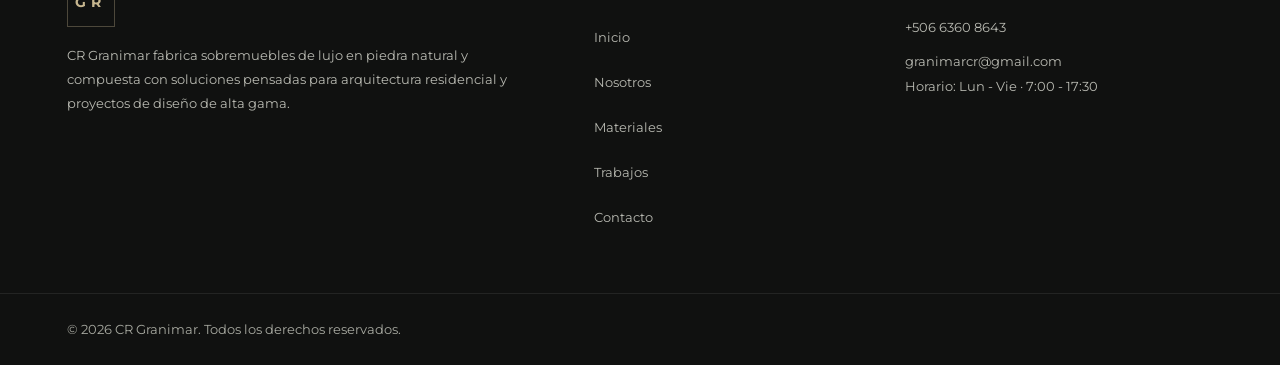
<file: ubicacion.html>
<!DOCTYPE html>
<html lang="es">
<head>
  <meta charset="UTF-8" />
  <meta name="viewport" content="width=device-width, initial-scale=1.0, maximum-scale=1.0, viewport-fit=cover" />
  <title>Ubicación y Horarios | Dónde Encontrarnos - CR Granimar</title>
  
  <link rel="icon" href="./logoprincipal.png" type="image/png" />
  
  <meta name="description" content="Visitá nuestro taller técnico en Costa Rica. Consultá nuestra dirección, mapa de Google Maps y horarios de atención al cliente." />
  <meta name="keywords" content="cuarzos costa rica, cortes de cuarzo en costa rica, corte cnc costa rica, sobres cuarzo costa rica, sobres de cuarzo, cuarzo, granito, sobres granito, granito costa rica" />
  <meta name="robots" content="index, follow, max-snippet:-1, max-image-preview:large, max-video-preview:-1" />
  
  <link rel="canonical" href="https://www.crgranimar.com/ubicacion.html" />
  
  <meta property="og:title" content="Ubicación y Horarios | Dónde Encontrarnos - CR Granimar" />
  <meta property="og:description" content="Ubicación exacta de nuestro showroom y taller de fabricación en Costa Rica. ¡Vení a visitarnos!" />
  <meta property="og:type" content="website" />
  <meta property="og:url" content="https://www.crgranimar.com/ubicacion.html" />
  <meta property="og:image" content="https://www.crgranimar.com/img/imageninicio.jpeg" />
  
  <script type="application/ld+json">
    {
      "@context": "https://schema.org",
      "@type": "Organization",
      "name": "CR Granimar",
      "url": "https://www.crgranimar.com",
      "logo": "https://www.crgranimar.com/logoprincipal.png",
      "description": "Especialistas en cuarzo, granito, sobres de cuarzo y corte CNC en Costa Rica.",
      "areaServed": "Costa Rica",
      "telephone": "+506 8872-8065",
      "contactPoint": {
        "@type": "ContactPoint",
        "telephone": "+506 6360-8643",
        "contactType": "sales",
        "areaServed": "CR",
        "availableLanguage": "Spanish"
      }
    }
  </script>
  
  <link rel="preconnect" href="https://fonts.googleapis.com" />
  <link rel="preconnect" href="https://fonts.gstatic.com" crossorigin />
  <link href="https://fonts.googleapis.com/css2?family=Montserrat:wght@400;500;600;700;800&display=swap" rel="stylesheet" />
  <link rel="stylesheet" href="styles/global.css" />
</head>
<body>
  <div class="page-shell">
    <header class="site-header">
      <div class="brand">
        <img src="./logoprincipal.webp" alt="Logotipo de CR Granimar" class="brand-logo" style="height: 40px; width: auto; object-fit: contain;" decoding="async" />
        <span class="brand-name">CR Granimar</span>
      </div>
      <button class="nav-toggle" aria-label="Abrir menú" aria-expanded="false"><span></span></button>
      <nav class="main-nav" aria-label="Navegación principal">
        <a href="index.html">Inicio</a>
        <a href="quienessomos.html">Nosotros</a>
        <a href="materiales.html">Materiales</a>
    <a href="trabajos.html">Trabajos</a>
        <a href="contacto.html">Contacto</a>
        <a href="ubicacion.html" class="active" aria-current="page">Ubicación</a>
      </nav>
    </header>
    <main>
      <section class="hero-page hero-split">
        <div class="hero-bg" aria-hidden="true">
          <img src="img/imageninicio.webp" alt="Espacio de showroom y producción" decoding="async" fetchpriority="high" />
        </div>
        <div class="hero-overlay"></div>
        <div class="hero-copy animate-item">
          <p class="eyebrow">DIRECCIÓN</p>
          <h1>Encuentra nuestra planta y showroom.</h1>
          <p>Estamos ubicados en Alajuela La guacima. Ven a conocer la selección de materiales o coordina un diagnóstico de obra personalizado.</p>
        </div>
        <div class="hero-quote animate-item">
          <p>Atención técnica, muestras y visitas de obra con cita previa.</p>
        </div>
      </section>

      <section class="section-panel location-panel animate-item">
        <div>
          <h2>Datos de ubicación</h2>
          <p>Alajuela, La guacima, Costa Rica. Coordina una visita para ver muestras, definir medidas y conocer el proceso de fabricación.</p>
          <ul>
            <li><strong>Horario:</strong> Lun - Vie · 7:00 - 17:30</li>
            <li><strong>Teléfono:</strong> +506 6360 8643</li>
            <li><strong>Correo:</strong> granimarcr@gmail.com</li>
          </ul>
          <a class="hero-button" href="https://maps.app.goo.gl/uCTpjB8hCvoq9Swm7" target="_blank" rel="noopener noreferrer">Abrir en Google Maps</a>
        </div>
        <div class="map-panel" aria-label="Mapa de ubicación">
          <div class="map-frame">
            <iframe src="https://www.google.com/maps/embed?pb=!1m18!1m12!1m3!1d5980.493004111813!2d-84.23668793821811!3d9.972782799386147!2m3!1f0!2f0!3f0!3m2!1i1024!2i768!4f13.1!3m3!1m2!1s0x8fa0f981fc7376e7%3A0x666457db479a3fe5!2sGranito%20y%20M%C3%A1rmol%20de%20Bel%C3%A9n%20S.%20A!5e1!3m2!1ses-419!2scr!4v1783303511950!5m2!1ses-419!2scr" width="500" height="300" style="border:0;" allowfullscreen="" loading="lazy" referrerpolicy="strict-origin-when-cross-origin"></iframe>
        </div>
      </section>
    </main>

    <footer class="site-footer">
      <div class="footer-advanced">
        <div>
          <span class="brand-mark">GR</span>
          <p>CR Granimar fabrica sobremuebles de lujo en piedra natural y compuesta con soluciones pensadas para arquitectura residencial y proyectos de diseño de alta gama.</p>
        </div>
        <div>
          <h3>Enlaces rápidos</h3>
          <ul>
            <li><a href="index.html">Inicio</a></li>
            <li><a href="quienessomos.html">Nosotros</a></li>
            <li><a href="materiales.html">Materiales</a></li>
            <li><a href="trabajos.html">Trabajos</a></li>
            <li><a href="contacto.html">Contacto</a></li>
          </ul>
        </div>
        <div>
          <h3>Contacto</h3>
          <p>+506 6360 8643</p>
          <a href="mailto:granimarcr@gmail.com">granimarcr@gmail.com</a>
          <p>Horario: Lun - Vie · 7:00 - 17:30</p>
        </div>
      </div>
      <div class="footer-bottom">
        <p>© 2026 CR Granimar. Todos los derechos reservados.</p>
      </div>
    </footer>
  </div>
  <a class="whatsapp-float" href="https://wa.me/50663608643?text=Hola,%20estoy%20interesado%20en%20una%20cotizaci%C3%B3n" target="_blank" rel="noopener noreferrer" aria-label="Contactar por WhatsApp">
    <svg viewBox="0 0 24 24" aria-hidden="true" focusable="false"><path d="M17.472 14.382c-.297-.149-1.758-.867-2.03-.967-.273-.099-.472-.148-.672.149-.198.297-.767.967-.94 1.165-.173.198-.347.223-.644.075-.297-.149-1.255-.462-2.39-1.475-.883-.788-1.48-1.761-1.653-2.059-.173-.297-.02-.458.13-.606.134-.133.297-.347.446-.52.149-.174.198-.298.298-.497.099-.198.05-.372-.025-.52-.075-.149-.672-1.612-.92-2.21-.242-.579-.487-.5-.672-.51l-.573-.01c-.198 0-.52.074-.792.372s-1.04 1.016-1.04 2.479 1.065 2.876 1.213 3.074c.149.198 2.095 3.2 5.076 4.487.709.306 1.26.489 1.69.626.71.227 1.354.195 1.863.118.568-.085 1.758-.719 2.006-1.413.248-.695.248-1.29.173-1.414-.074-.124-.273-.198-.57-.347zM12.004 2c-5.514 0-9.994 4.48-9.994 9.994 0 1.764.46 3.496 1.333 5.02L2 22l4.19-1.104a9.92 9.92 0 0 0 5.815 1.82c5.514 0 9.994-4.48 9.994-9.994S17.518 2 12.004 2zm0 18.19a8.15 8.15 0 0 1-4.32-1.203l-.307-.18-2.485.655.664-2.425-.199-.315a8.063 8.063 0 0 1-1.23-4.465c0-4.48 3.641-8.122 8.122-8.122 4.48 0 8.122 3.64 8.122 8.122 0 4.48-3.641 8.122-8.122 8.122z"/></svg>
  </a>
  <script src="scripts/main.js" defer></script>
</body>
</html>
</file>
<file: styles/global.css>
/* Generated by scripts/build-styles.mjs. Edit styles/src/*.css. */

/* Source: tokens.css */
:root {
  --bg: #101110;
  --panel: #171816;
  --surface: #20211e;
  --text: #f3f1eb;
  --muted: #b9bab2;
  --accent: #c6b68f;
  --accent-soft: rgba(185, 169, 127, .18);
  --border: #ffffff1a;
  --control-border: #74786d;
  --placeholder: #a1a497;
  --shadow: 0 18px 70px rgba(0, 0, 0, .35);
  --header-height: 6rem;
  --gutter: clamp(1.25rem, 5.2vw, 6.5rem);

  --font-body: .9375rem;
  --font-body-small: .875rem;
  --font-caption: .8125rem;
  --font-label: .75rem;
  --line-body: 1.8;
  --radius-small: 3px;
  --space-1: .25rem;
  --space-2: .5rem;
  --space-3: .75rem;
  --space-4: 1rem;
  --space-6: 1.5rem;
  --space-8: 2rem;
  --space-12: 3rem;
  --space-16: 4rem;
  --ease-out: cubic-bezier(.22, 1, .36, 1);
}

/* Source: base.css */
* {
  box-sizing: border-box;
  margin: 0;
  padding: 0;
}

html {
  font-size: 16px;
  -webkit-text-size-adjust: 100%;
  text-size-adjust: 100%;
  overflow-x: clip;
  -webkit-overflow-scrolling: touch;
}

html, body {
  min-height: 100%;
  overflow-y: auto;
}

body {
  width: 100%;
  overflow-x: clip;
  overflow-y: auto;
  -webkit-overflow-scrolling: touch;
  overscroll-behavior-y: auto;
  font-family: 'Montserrat', sans-serif;
  font-size: 16px;
  background: radial-gradient(circle at top left, rgba(255,255,255,0.04), transparent 35%),
              linear-gradient(180deg, #0a0a0a 0%, #080808 100%);
  color: var(--text);
  line-height: 1.65;
  opacity: 0;
  transition: opacity 0.45s ease;
}

body.nav-open {
  overflow: hidden;
}

body.page-ready {
  opacity: 1;
}

img {
  display: block;
  max-width: 100%;
  height: auto;
}

.page-shell,
main {
  overflow-x: clip;
  overflow-y: visible;
}

a {
  color: inherit;
  text-decoration: none;
}

button, input, textarea, select {
  font: inherit;
}

.page-shell {
  display: flex;
  min-height: 100vh;
  flex-direction: column;
}

.site-header,
.site-footer {
  width: 100%;
  padding: 1.4rem clamp(1.5rem, 3vw, 3rem);
  display: flex;
  justify-content: space-between;
  align-items: center;
}

.site-header {
  position: sticky;
  top: 0;
  z-index: 20;
  background: rgba(9, 9, 9, 0.92);
  border-bottom: 1px solid rgba(255,255,255,0.06);
  backdrop-filter: blur(16px);
  height: var(--header-height);
}

.brand {
  display: flex;
  align-items: center;
  gap: 1rem;
}

.brand-mark {
  display: inline-flex;
  width: 3rem;
  height: 3rem;
  align-items: center;
  justify-content: center;
  border: 1px solid rgba(255,255,255,0.18);
  letter-spacing: 0.35em;
  text-transform: uppercase;
  font-weight: 700;
  font-size: 0.9rem;
}

.brand-name {
  text-transform: uppercase;
  font-weight: 700;
  letter-spacing: 0.28em;
  font-size: 0.9rem;
}

.nav-toggle {
  display: none;
  position: relative;
  width: 3.4rem;
  height: 3.4rem;
  padding: 0;
  border: 1px solid rgba(255,255,255,0.12);
  background: rgba(255,255,255,0.04);
  color: transparent;
  text-indent: -9999px;
  overflow: hidden;
  cursor: pointer;
  border-radius: 999px;
  transition: background 0.25s ease, transform 0.25s ease, border-color 0.25s ease;
}

.nav-toggle::before,
.nav-toggle::after,
.nav-toggle span {
  content: '';
  position: absolute;
  left: 0.85rem;
  right: 0.85rem;
  height: 2px;
  background: var(--text);
  border-radius: 1px;
  transition: transform 0.28s cubic-bezier(0.2, 0.8, 0.2, 1), opacity 0.2s ease;
  transform-origin: center;
}

.nav-toggle::before {
  top: 1rem;
}

.nav-toggle span {
  top: 1.7rem;
}

.nav-toggle::after {
  top: 2.4rem;
}

.nav-toggle:hover {
  background: rgba(185,169,127,0.14);
  transform: translateY(-1px);
}

.site-header.nav-open .nav-toggle {
  border-color: rgba(185,169,127,0.35);
  background: rgba(185,169,127,0.12);
}

.site-header.nav-open .nav-toggle::before {
  top: 50%;
  transform: translateY(-50%) rotate(45deg);
}

.site-header.nav-open .nav-toggle span {
  opacity: 0;
  transform: scaleX(0.2);
}

.site-header.nav-open .nav-toggle::after {
  top: 50%;
  transform: translateY(-50%) rotate(-45deg);
}

.main-nav,
.footer-nav {
  display: flex;
  flex-wrap: wrap;
  gap: 1.4rem;
}

.main-nav {
  transition: transform 0.32s ease, opacity 0.32s ease, visibility 0.32s ease;
  z-index: 25;
}

.hero-support {
  display: grid;
  grid-template-columns: repeat(3, minmax(12rem, 1fr));
  gap: 1rem;
  margin-top: 2.8rem;
}

.support-card {
  background: rgba(255,255,255,0.03);
  border: 1px solid rgba(255,255,255,0.08);
  padding: 1.6rem;
  border-radius: 1rem;
  box-shadow: var(--shadow);
}

.support-card span {
  display: inline-block;
  margin-bottom: 0.75rem;
  font-size: 1rem;
  letter-spacing: 0.18em;
  color: var(--accent);
  text-transform: uppercase;
}

.support-card h3 {
  font-size: 1rem;
  margin-bottom: 0.75rem;
  text-transform: uppercase;
  letter-spacing: 0.12em;
}

.support-card p {
  color: var(--muted);
  font-size: 0.95rem;
  line-height: 1.75;
}

.main-nav a,
.footer-nav a {
  position: relative;
  text-transform: uppercase;
  letter-spacing: 0.18em;
  font-size: 0.82rem;
  color: var(--muted);
}

.site-header.nav-open .main-nav {
  transform: translateY(0);
  opacity: 1;
  visibility: visible;
}

.main-nav a::after,
.footer-nav a::after {
  content: '';
  position: absolute;
  left: 0;
  bottom: -0.35rem;
  width: 0;
  height: 1px;
  background: var(--accent);
  transition: width 0.3s ease;
}

.main-nav a:hover::after,
.footer-nav a:hover::after {
  width: 100%;
}

.hero-landing,
.hero-page {
  position: relative;
  /* hero should fill viewport minus header; prefer dynamic --vh to avoid mobile address-bar issues */
  min-height: calc((var(--vh, 1vh) * 100) - var(--header-height));
  /* fallback for browsers without --vh */
  min-height: calc(100vh - var(--header-height));
  display: grid;
  align-items: center;
  overflow: hidden;
}

.hero-bg {
  position: absolute;
  inset: 0;
  overflow: hidden;
  z-index: 0;
}

.hero-bg img {
  width: 100%;
  height: 100%;
  object-fit: cover;
  object-position: center;
  display: block;
}

.hero-overlay {
  position: absolute;
  inset: 0;
  background: linear-gradient(180deg rgba(145, 145, 145, 0.6) 0%, rgba(255, 255, 255, 0.95) 1000%);
  z-index: 1;
}


.hero-overlay-inicio {
  position: absolute;
  inset: 0;
  background: linear-gradient(180deg, rgba(26, 26, 26, 0.6) 0%, rgba(255, 255, 255, 0.95) 1000%);
  z-index: 1;
}
.hero-content {
  position: relative;
  z-index: 2;
  width: min(100%, 58rem);
  max-width: 58rem;
  padding: clamp(2.5rem, 6vw, 4rem) 1.5rem;
  animation: revealUp 1.2s ease forwards;
  opacity: 0;
  transform: translateY(35px);
}

.hero-content .eyebrow {
  display: inline-block;
  text-transform: uppercase;
  letter-spacing: 0.38em;
  font-size: 0.72rem;
  color: var(--accent);
  margin-bottom: 1.8rem;
}

.hero-content h1 {
  font-size: clamp(3rem, 4vw, 5.4rem);
  line-height: 0.95;
  letter-spacing: 0.18em;
  text-transform: uppercase;
  margin-bottom: 1.6rem;
  color: white;
}

.hero-copy {
  max-width: 42rem;
  color:  white;
  font-size: 1.05rem;
  letter-spacing: 0.08em;
  margin-bottom: 2.4rem;
}

.hero-actions {
  display: flex;
  flex-wrap: wrap;
  gap: 1rem;
}

.hero-button {
  display: inline-flex;
  align-items: center;
  justify-content: center;
  min-width: 11rem;
  padding: 1rem 1.6rem;
  text-transform: uppercase;
  letter-spacing: 0.22em;
  font-weight: 700;
  border: 1px solid rgba(255,255,255,0.18);
  transition: transform 0.28s ease, background 0.28s ease, color 0.28s ease;
}

.hero-button:hover {
  transform: translateY(-2px);
  background: rgba(185, 169, 127, 0.12);
  color: var(--text);
}

.hero-button.ghost {
  color: var(--muted);
}

.section-grid {
  display: grid;
  gap: 1.6rem;
  padding: 4rem clamp(1.5rem, 3vw, 3rem);
}

.section-intro {
  grid-template-columns: repeat(auto-fit, minmax(18rem, 1fr));
}

.feature-card {
  background: rgba(255,255,255,0.02);
  border: 1px solid rgba(255,255,255,0.08);
  padding: 2rem;
  min-height: 15rem;
  display: flex;
  flex-direction: column;
  justify-content: space-between;
  box-shadow: var(--shadow);
}

.feature-index {
  display: block;
  font-size: 0.82rem;
  letter-spacing: 0.18em;
  margin-bottom: 1rem;
  color: var(--accent);
}

.feature-card h2 {
  font-size: 1.6rem;
  text-transform: uppercase;
  letter-spacing: 0.14em;
  margin-bottom: 1rem;
}

.feature-card p {
  color: var(--muted);
  font-size: 1rem;
  letter-spacing: 0.06em;
}

.section-materials-preview,
.section-portfolio,
.section-contact {
  padding: 4rem clamp(1.5rem, 3vw, 3rem);
  gap: 2rem;
}

.section-materials-preview {
  display: grid;
  gap: 1.4rem;
}

.section-materials-preview h2,
.section-portfolio h2,
.section-contact h2 {
  font-size: clamp(2rem, 3vw, 2.8rem);
  letter-spacing: 0.16em;
  text-transform: uppercase;
}

.section-note {
  max-width: 62rem;
  color: var(--muted);
  font-size: 1rem;
  letter-spacing: 0.08em;
}

.materials-preview {
  display: grid;
  grid-template-columns: repeat(auto-fit, minmax(12rem, 1fr));
  gap: 1rem;
  align-items: stretch;
}

.materials-card {
  position: relative;
  aspect-ratio: 1 / 1;
  min-height: 13rem;
  display: grid;
  grid-template-rows: minmax(0, 1fr) auto;
  border-radius: 1.15rem;
  border: 2px solid rgba(255,255,255,0.08);
  background: rgba(255,255,255,0.04);
  color: #ffffff;
  text-transform: uppercase;
  letter-spacing: 0.18em;
  font-weight: 700;
  font-size:1.5rem;
  text-align: center;
  box-shadow: var(--shadow);
  transition: transform 0.25s ease, border-color 0.25s ease;
  overflow: hidden;
}

.materials-card-bg {
  width: 100%;
  height: 100%;
  object-fit: cover;
  object-position: center;
  filter: brightness(0.9);
  transform: scale(1);
  z-index: 0;
}

.materials-card:hover {
  transform: translateY(-3px);
  border-color: rgba(185,169,127,0.35);
}

.materials-card::before {
  content: '';
  position: absolute;
  inset: 0;
  background: linear-gradient(180deg, rgba(12,12,12,0.12), rgba(9,9,9,0.28));
  z-index: 1;
  pointer-events: none;
}

.materials-card > * {
  position: relative;
  z-index: 2;
}

.materials-card-label {
  display: flex;
  align-items: center;
  justify-content: center;
  min-height: 3.4rem;
  padding: 0.8rem 0.9rem;
  background: rgba(8, 8, 8, 0.9);
  border-top: 1px solid rgba(255,255,255,0.1);
  line-height: 1.25;
  color: #ffffff;
}

.materials-card.granite { background: linear-gradient(135deg, rgba(26,26,26,0.9), rgba(41,41,41,0.95)); }
.materials-card.quartz { background: linear-gradient(135deg, rgba(23,23,23,0.9), rgba(54,52,48,0.95)); }
.materials-card.marble { background: linear-gradient(135deg, rgba(31,31,31,0.9), rgba(65,64,62,0.95)); }
.materials-card.porcelain { background: linear-gradient(135deg, rgba(28,28,28,0.9), rgba(57,57,57,0.95)); }
.materials-card.calacatta { background: linear-gradient(135deg, rgba(42,37,33,0.9), rgba(80,73,66,0.95)); }

.section-portfolio {
  display: grid;
}

.section-heading {
  max-width: 55rem;
  margin-bottom: 2rem;
}

.portfolio-grid {
  display: grid;
  grid-template-columns: repeat(auto-fit, minmax(12rem, 1fr));
  gap: 1rem;
}

.portfolio-card {
  min-height: 14rem;
  border: 1px solid rgba(255,255,255,0.08);
  border-radius: 1rem;
  padding: 0;
  position: relative;
  overflow: hidden;
  box-shadow: var(--shadow);
  display: grid;
  grid-template-rows: minmax(0, 1fr) auto;
  align-items: stretch;
}

.portfolio-card img {
  width: 100%;
  height: 100%;
  object-fit: cover;
  object-position: center;
  display: block;
}

.portfolio-card p {
  position: relative;
  margin: 0;
  z-index: 1;
  color: var(--text);
  text-transform: uppercase;
  letter-spacing: 0.14em;
  padding: 1rem 1.2rem;
  background: rgba(8, 8, 8, 0.9);
  border-top: 1px solid rgba(255,255,255,0.1);
}

.portfolio-card.variant-1 { background: linear-gradient(135deg, rgba(25,25,25,0.95), rgba(40,40,40,0.96)); }
.portfolio-card.variant-2 { background: linear-gradient(135deg, rgba(20,20,20,0.95), rgba(45,45,45,0.96)); }
.portfolio-card.variant-3 { background: linear-gradient(135deg, rgba(18,18,18,0.95), rgba(43,43,43,0.96)); }
.portfolio-card.variant-4 { background: linear-gradient(135deg, rgba(22,22,22,0.95), rgba(48,48,48,0.96)); }

.section-contact {
  display: grid;
  grid-template-columns: 1fr 0.95fr;
  align-items: center;
  gap: 2rem;
}

.section-contact ul {
  list-style: none;
  margin-top: 1.5rem;
  display: grid;
  gap: 0.8rem;
  padding-left: 0;
}

.section-contact li {
  position: relative;
  padding-left: 1.15rem;
  color: var(--muted);
}

.section-contact li::before {
  content: '•';
  position: absolute;
  left: 0;
  top: 0;
  color: var(--accent);
}

.cta-panel {
  background: rgba(255,255,255,0.03);
  border: 1px solid rgba(255,255,255,0.08);
  padding: 2rem;
  border-radius: 1rem;
  box-shadow: var(--shadow);
}

.cta-panel p {
  color: var(--muted);
  line-height: 1.9;
  margin-bottom: 1.75rem;
}

.site-footer {
  border-top: 1px solid rgba(255,255,255,0.06);
  color: var(--muted);
  font-size: 0.92rem;
  flex-direction: column;
  align-items: stretch;
}

.footer-bottom {
  padding: 1.5rem clamp(1.5rem, 3vw, 3rem);
  border-top: 1px solid rgba(255,255,255,0.08);
  text-align: center;
}

.footer-advanced {
  display: grid;
  grid-template-columns: 1.3fr 1fr 1fr;
  gap: 2rem;
  padding: 3rem clamp(1.5rem, 3vw, 3rem);
  background: rgba(13,13,13,0.98);
  border-top: 1px solid rgba(255,255,255,0.08);
}

.footer-advanced h3 {
  margin-bottom: 1rem;
  font-size: 0.98rem;
  letter-spacing: 0.18em;
  text-transform: uppercase;
}

.footer-advanced p,
.footer-advanced a,
.footer-advanced li {
  color: var(--muted);
  line-height: 1.85;
}

.footer-advanced a {
  display: inline-block;
  margin-top: 0.65rem;
}

.footer-advanced ul {
  list-style: none;
  padding: 0;
  margin: 0;
  display: grid;
  gap: 0.65rem;
}

.hero-page {
  display: grid;
  grid-template-columns: 1.15fr 0.85fr;
  align-items: center;
  gap: 3rem;
  padding: 5rem clamp(1.5rem, 3vw, 3rem);
  min-height: calc(100vh - 8rem);
}

.hero-split {
  background: linear-gradient(135deg, rgba(255,255,255,0.03), rgba(9,9,9,0.92));
  border: 1px solid rgba(255,255,255,0.08);
  box-shadow: var(--shadow);
}

.hero-copy,
.hero-quote {
  opacity: 0;
  transform: translateY(30px);
  animation: revealUp 1s ease forwards;
}

.hero-copy {
  animation-delay: 0.18s;
}

.hero-quote {
  max-width: 24rem;
  padding: 1.4rem 1.6rem;
  border: 1px solid rgba(255,255,255,0.08);
  background: rgba(255,255,255,0.06);
  backdrop-filter: blur(8px);
  box-shadow: var(--shadow);
  color: var(--text);
  line-height: 1.8;
  animation-delay: 0.28s;
}

.animate-item {
  opacity: 0;
  transform: translateY(24px);
  transition: opacity 0.75s cubic-bezier(0.16, 1, 0.3, 1), transform 0.75s cubic-bezier(0.16, 1, 0.3, 1);
}

.animate-item.visible {
  opacity: 1;
  transform: none;
}

.section-panel {
  background: rgba(255,255,255,0.03);
  border: 1px solid rgba(255,255,255,0.08);
  padding: 2.8rem;
  margin: 0 clamp(1.5rem, 3vw, 3rem);
  box-shadow: var(--shadow);
}

.section-panel h2 {
  margin-bottom: 1.4rem;
  text-transform: uppercase;
  letter-spacing: 0.16em;
  font-size: 1.55rem;
}

.section-panel p,
.section-panel ul {
  color: var(--muted);
  line-height: 1.85;
}

.section-panel ul {
  margin-top: 1.2rem;
  list-style: none;
  display: grid;
  gap: 0.9rem;
}

.section-panel ul li {
  position: relative;
  padding-left: 1rem;
}

.section-panel ul li::before {
  content: '';
  position: absolute;
  left: 0;
  top: 0.8rem;
  width: 0.55rem;
  height: 0.55rem;
  background: var(--accent);
}

.detail-grid {
  display: grid;
  grid-template-columns: repeat(3, minmax(12rem, 1fr));
  gap: 1.5rem;
  margin-top: 2rem;
}

.detail-grid article {
  border: 1px solid rgba(255,255,255,0.08);
  padding: 1.8rem;
  background: rgba(255,255,255,0.02);
}

.detail-grid h3 {
  margin-bottom: 1rem;
  font-size: 1.1rem;
  letter-spacing: 0.12em;
  text-transform: uppercase;
}

.category-grid {
  padding: clamp(1.5rem, 3vw, 3rem);
  display: grid;
  gap: 1.5rem;
  grid-template-columns: repeat(auto-fit, minmax(16rem, 1fr));
}

.category-card {
  position: relative;
  min-height: 18rem;
  display: flex;
  flex-direction: column;
  justify-content: flex-end;
  padding: 2rem;
  border: 1px solid rgba(255,255,255,0.08);
  background: linear-gradient(180deg, rgba(16,16,16,0.88), rgba(9,9,9,0.96));
  overflow: hidden;
  box-shadow: var(--shadow);
}

.category-card-bg {
  position: absolute;
  inset: 0;
  width: 100%;
  height: 100%;
  object-fit: cover;
  object-position: center;
  filter: blur(10px) brightness(0.45);
  transform: scale(1.08);
  z-index: 0;
}

.category-card span,
.category-card p {
  position: relative;
  z-index: 2;
}

.category-card span {
  font-size: 1.55rem;
  text-transform: uppercase;
  letter-spacing: 0.18em;
  margin-bottom: 1rem;
}

.category-card p {
  color: var(--muted);
  line-height: 1.8;
}

.category-card::before {
  content: '';
  position: absolute;
  inset: 0;
  background: linear-gradient(145deg, rgba(255,255,255,0.04), transparent 40%);
  pointer-events: none;
  z-index: 1;
}

.contact-layout {
  display: grid;
  grid-template-columns: 1fr 1.05fr;
  gap: 2rem;
  padding: clamp(1.5rem, 3vw, 3rem);
}

.contact-panel,
.contact-form,
.location-panel {
  background: rgba(255,255,255,0.02);
  border: 1px solid rgba(255,255,255,0.08);
  box-shadow: var(--shadow);
}

.contact-panel,
.location-panel {
  padding: 2.6rem;
}

.contact-panel ul,
.location-panel ul {
  margin-top: 1.4rem;
  display: grid;
  gap: 0.9rem;
  list-style: none;
}

.contact-form {
  display: grid;
  gap: 1.25rem;
  padding: 2.6rem;
}

.contact-form label {
  display: grid;
  gap: 0.6rem;
  font-size: 0.92rem;
  color: var(--text);
  text-transform: uppercase;
  letter-spacing: 0.12em;
}

.contact-form input,
.contact-form select,
.contact-form textarea {
  width: 100%;
  padding: 1rem 1rem;
  border: 1px solid rgba(255,255,255,0.12);
  background: rgba(255,255,255,0.04);
  color: var(--text);
  outline: none;
}

.contact-form input:focus,
.contact-form select:focus,
.contact-form textarea:focus {
  border-color: rgba(185,169,127,0.45);
}

.contact-form button {
  margin-top: 0.5rem;
  padding: 1rem 1.4rem;
  text-transform: uppercase;
  letter-spacing: 0.18em;
  border: 1px solid rgba(185,169,127,0.32);
  background: rgba(185,169,127,0.08);
  color: var(--text);
  cursor: pointer;
}

.map-panel {
  display: grid;
  min-height: 22rem;
  padding: 1.5rem;
}

.map-frame {
  flex: 1;
  display: grid;
  border: 1px solid rgba(255,255,255,0.08);
  background: linear-gradient(145deg, rgba(255,255,255,0.04), rgba(9,9,9,0.92));
  overflow: hidden;
  min-height: 24rem;
}

.map-frame iframe {
  width: 100%;
  height: 100%;
  border: 0;
}

.sample-grid,
.project-grid {
  display: grid;
  gap: 1rem;
}

.sample-grid {
  grid-template-columns: repeat(auto-fit, minmax(10rem, 1fr));
}

.sample-card {
  position: relative;
  min-height: 12rem;
  border: 1px solid rgba(255,255,255,0.08);
  overflow: hidden;
  display: grid;
  align-items: end;
  padding: 1rem;
}

.sample-card:nth-child(1) { background: radial-gradient(circle at top left, #222, #0b0b0b); }
.sample-card:nth-child(2) { background: radial-gradient(circle at top left, #404040, #101010); }
.sample-card:nth-child(3) { background: radial-gradient(circle at top left, #fafafa, #dedede); }
.sample-card:nth-child(4) { background: radial-gradient(circle at top left, #0f1723, #121116); }
.sample-card:nth-child(5) { background: radial-gradient(circle at top left, #5b4535, #120e0b); }
.sample-card:nth-child(6) { background: radial-gradient(circle at top left, #1a2f24, #0b120c); }
.sample-card:nth-child(7) { background: radial-gradient(circle at top left, #c8b79d, #2f2922); }
.sample-card:nth-child(8) { background: radial-gradient(circle at top left, #462d26, #130c0b); }
.sample-card:nth-child(9) { background: radial-gradient(circle at top left, #1f1f1f, #0a0a0a); }
.sample-card:nth-child(10) { background: radial-gradient(circle at top left, #d9c9b2, #2f281f); }

.sample-card::after {
  content: attr(data-name);
  position: absolute;
  inset: 0;
  display: grid;
  place-items: end center;
  background: rgba(0,0,0,0.6);
  color: white;
  font-size: 0.94rem;
  letter-spacing: 0.12em;
  text-transform: uppercase;
  transform: translateY(100%);
  transition: transform 0.3s ease;
  padding-bottom: 1rem;
}

.sample-card:hover::after {
  transform: translateY(0);
}

.sample-card::before {
  content: '';
  position: absolute;
  inset: 0;
  z-index: 0;
  opacity: 0.95;
}

.sample-card span {
  position: relative;
  z-index: 1;
  color: transparent;
}

.sample-card-bg {
  position: absolute;
  inset: 0;
  width: 100%;
  height: 100%;
  object-fit: cover;
  object-position: center;

  transform: scale(1.1);
  z-index: 0;
}

.project-grid {
  grid-template-columns: repeat(3, minmax(12rem, 1fr));
}

.project-card {
  position: relative;
  min-height: 12rem;
  border: 1px solid rgba(255,255,255,0.08);
  overflow: hidden;
  background-color: #111;
}

.project-card-bg {
  position: absolute;
  inset: 0;
  width: 100%;
  height: 100%;
  object-fit: cover;
  object-position: center;

  transform: scale(1.1);
  z-index: 0;
}

.project-card::before {
  content: '';
  position: absolute;
  inset: 0;
  background: linear-gradient(180deg, rgba(0,0,0,0.08) 0%, rgba(0,0,0,0.4) 100%);
}

.project-card p {
  position: absolute;
  bottom: 1rem;
  left: 1rem;
  margin: 0;
  color: var(--text);
  z-index: 1;
  text-transform: uppercase;
  letter-spacing: 0.12em;
  font-size: 0.82rem;
}

.project-card.variant-1 { background: linear-gradient(150deg, #292929, #121212); }
.project-card.variant-2 { background: linear-gradient(160deg, #1b1b1b, #2f2f2f); }
.project-card.variant-3 { background: linear-gradient(160deg, #0f0f0f, #202020); }
.project-card.variant-4 { background: linear-gradient(160deg, #151515, #282828); }
.project-card.variant-5 { background: linear-gradient(160deg, #232323, #101010); }
.project-card.variant-6 { background: linear-gradient(160deg, #131313, #2a2a2a); }
.project-card.variant-7 { background: linear-gradient(160deg, #181818, #303030); }
.project-card.variant-8 { background: linear-gradient(160deg, #111111, #272727); }
.project-card.variant-9 { background: linear-gradient(160deg, #202020, #141414); }
.project-card.variant-10 { background: linear-gradient(160deg, #0d0d0d, #242424); }
.project-card.variant-11 { background: linear-gradient(160deg, #191919, #2b2b2b); }
.project-card.variant-12 { background: linear-gradient(160deg, #121212, #242424); }
.project-card.variant-13 { background: linear-gradient(160deg, #1f1f1f, #171717); }
.project-card.variant-14 { background: linear-gradient(160deg, #141414, #262626); }
.project-card.variant-15 { background: linear-gradient(160deg, #111111, #212121); }

.whatsapp-float {
  position: fixed;
  right: 1.5rem;
  bottom: 1.5rem;
  z-index: 50;
  display: inline-flex;
  align-items: center;
  justify-content: center;
  width: 3.8rem;
  height: 3.8rem;
  border-radius: 50%;
  border: 1px solid rgba(255,255,255,0.16);
  background: rgba(10,10,10,0.98);
  color: var(--text);
  text-decoration: none;
  box-shadow: 0 18px 45px rgba(0,0,0,0.35);
  transition: transform 0.25s ease, border-color 0.25s ease, background 0.25s ease;
}

.whatsapp-float svg {
  width: 1.5rem;
  height: 1.5rem;
  fill: var(--text);
}

.whatsapp-float:hover {
  transform: translateY(-3px);
  border-color: rgba(185,169,127,0.45);
  background: rgba(185,169,127,0.14);
}

@media (max-width: 900px) {
  .nav-toggle {
    display: inline-flex;
  }

  .feature-card {
    padding: 1.5rem;
    min-height: auto;
    gap: 0.75rem;
  }

  .feature-index {
    font-size: 0.72rem;
    margin-bottom: 0.25rem;
  }

  .feature-card h2 {
    font-size: 1.25rem;
    margin-bottom: 0.25rem;
  }

  .feature-card p {
    font-size: 0.95rem;
  }

  .main-nav {
    position: fixed;
    inset: 5.2rem 0 auto 0;
    max-height: calc(100vh - 5.2rem);
    overflow-y: auto;
    background: rgba(12,12,12,0.98);
    flex-direction: column;
    padding: 2rem 1.5rem 2.5rem;
    gap: 1rem;
    transform: translateY(-110%);
    opacity: 0;
    visibility: hidden;
    transition: transform 0.32s ease, opacity 0.32s ease;
    backdrop-filter: blur(14px);
    border-bottom: 1px solid rgba(255,255,255,0.08);
  }

  .main-nav a {
    font-size: 0.95rem;
    color: var(--text);
  }

  .site-header {
    flex-wrap: wrap;
    align-items: center;
    padding: 1rem clamp(1rem, 3vw, 1.5rem);
  }

  .site-header.nav-open {
    background: rgba(9,9,9,0.98);
  }

  .site-header.nav-open .nav-toggle {
    background: rgba(185,169,127,0.12);
  }

  .hero-page,
  .hero-landing {
    min-height: auto;
    min-height: calc((var(--vh, 1vh) * 100) - var(--header-height));
    min-height: calc(100vh - var(--header-height));
    padding: 5.5rem 1rem 2rem;
    align-items: start;
  }

  .hero-content {
    width: 100%;
    max-width: 100%;
    padding: 0 0 1.25rem;
  }

  .hero-content h1 {
    font-size: clamp(2.25rem, 5.3vw, 3.2rem);
    max-width: 10ch;
  }

  .hero-support {
    grid-template-columns: 1fr;
  }

  .hero-actions {
    flex-direction: column;
    align-items: flex-start;
  }

  .hero-button {
    width: 100%;
    max-width: 18rem;
  }

  .section-contact,
  .contact-layout,
  .section-categories,
  .detail-grid,
  .project-grid,
  .category-grid,
  .footer-advanced {
    grid-template-columns: 1fr;
  }

  .section-panel,
  .contact-panel,
  .contact-form,
  .map-panel {
    margin: 0 1.25rem 1.5rem;
  }

  .site-footer {
    padding-inline: 0;
  }

  .footer-advanced {
    padding: 2.2rem 1rem;
    gap: 1.5rem;
  }
}

@media (max-width: 720px) {
  .section-intro {
    grid-template-columns: 1fr;
  }

  .feature-card {
    padding: 1.25rem;
  }

  .feature-card h2 {
    font-size: 1.1rem;
    letter-spacing: 0.1em;
  }

  .feature-card p {
    font-size: 0.9rem;
  }

  .whatsapp-float {
    right: 1rem;
    bottom: 1rem;
    width: 3.4rem;
    height: 3.4rem;
  }

  .hero-content {
    padding: 0 0 1rem;
  }

  .hero-content h1 {
    font-size: clamp(2rem, 8vw, 2.7rem);
    letter-spacing: 0.12em;
  }

  .hero-copy {
    font-size: 0.95rem;
  }

  .hero-landing {
    min-height: auto;
    min-height: calc((var(--vh, 1vh) * 100) - var(--header-height));
    min-height: calc(100vh - var(--header-height));
    padding-block: 5rem 2rem;
  }

  .materials-preview {
    grid-template-columns: repeat(2, minmax(0, 1fr));
  }

  .materials-card {
    min-height: clamp(10rem, 42vw, 13.5rem);
  }

  .materials-card-label {
    min-height: 3rem;
    font-size: 0.95rem;
    letter-spacing: 0.14em;
  }

  .portfolio-grid {
    grid-template-columns: 1fr;
  }

  .section-grid,
  .section-materials-preview,
  .section-portfolio,
  .section-contact {
    padding: 3rem 1rem;
  }

  .section-contact {
    grid-template-columns: 1fr;
  }

  .section-heading,
  .section-note {
    max-width: 100%;
  }
}

@keyframes revealUp {
  from {
    opacity: 0;
    transform: translateY(35px);
  }
  to {
    opacity: 1;
    transform: translateY(0);
  }
}

@media (max-width: 1024px) {
  .hero-page {
    grid-template-columns: 1fr;
    min-height: auto;
  }

  .contact-layout,
  .section-categories {
    grid-template-columns: 1fr;
  }

  .detail-grid,
  .project-grid {
    grid-template-columns: 1fr;
  }
}

.section-panel,
.contact-panel,
.contact-form,
.map-panel {
  margin: 0 clamp(1rem, 4vw, 1.5rem);
}

.hero-page {
  padding: 3rem 1.2rem;
}

.category-grid {
  padding: 2rem 1.2rem 3rem;
}

/* Source: components.css */
/* Visual refresh — existing content and SEO remain in the HTML. */
html { scroll-behavior: smooth; scroll-padding-top: 6rem; }
body { background: var(--bg); opacity: 1; overflow-y: visible; }
::selection { color: #101110; background: var(--accent); }
:focus-visible { outline: 2px solid var(--accent); outline-offset: 6px; }
.site-header {
  height: 5.5rem;
  padding: 1rem var(--gutter);
  background: #101110f2;
  transition: background .35s, box-shadow .35s;
}
.site-header.scrolled { background: #101110fa; box-shadow: 0 8px 30px #0003; }
.brand { gap: .85rem; }
.brand-name { font-size: .8rem; letter-spacing: .23em; }
.main-nav { gap: clamp(1.2rem, 2.4vw, 2.5rem); }
.main-nav a { font-size: var(--font-label); letter-spacing: .12em; padding-block: .7rem; }
.main-nav a.active, .main-nav a:hover { color: var(--text); }
.main-nav a::after { height: 1px; background: var(--accent); }
.main-nav a.active::after { transform: scaleX(1); }
.hero-landing {
  min-height: 0;
  display: flex;
  flex-direction: column;
  align-items: stretch;
  padding: 0;
}
.hero-stage { position: relative; isolation: isolate; }
.hero-stage > .hero-bg { bottom: 0; }
.hero-landing .hero-bg img { object-position: 65% center; animation: stone-pan 16s var(--ease-out) both; }
.hero-overlay-inicio {
  bottom: 0;
  background: linear-gradient(90deg, #101110f5 0%, #101110d9 28%, #10111080 55%, #10111008 100%), linear-gradient(0deg, #101110 0%, transparent 30%);
}
.hero-content {
  width: 100%;
  max-width: 1440px;
  margin-inline: auto;
  padding: clamp(3.5rem, 6vw, 6rem) var(--gutter) 4.5rem;
  animation: none;
  opacity: 1;
  transform: none;
}
.hero-content .eyebrow, .hero-page .eyebrow {
  font-size: .65rem;
  letter-spacing: .24em;
  color: var(--accent);
  margin-bottom: 1.8rem;
  display: flex;
  gap: .9rem;
  align-items: center;
}
.eyebrow::before { content: ''; width: 2rem; height: 1px; background: var(--accent); flex-shrink: 0; }
.hero-content h1 {
  max-width: 760px;
  font-size: clamp(2.65rem, 4.5vw, 4.8rem);
  font-weight: 500;
  line-height: 1.1;
  letter-spacing: -.055em;
  text-transform: none;
  text-wrap: balance;
  margin-bottom: 1.8rem;
}
.hero-content h1 span { color: var(--accent); }
.hero-content .hero-copy {
  max-width: 38rem;
  font-size: .91rem;
  line-height: 1.85;
  letter-spacing: 0;
  color: #e0e0d8;
  margin-bottom: 1rem;
  animation: none;
  opacity: 1;
  transform: none;
}
.hero-content .hero-copy + .hero-copy { font-size: .8rem; color: #c6c6be; max-width: 36rem; }
.hero-actions { margin-top: 2rem; gap: .8rem; flex-direction: row; }
.hero-button, .gallery-toggle {
  padding: 1rem 1.35rem;
  min-width: 0;
  font-size: var(--font-label);
  letter-spacing: .14em;
  background: var(--accent);
  color: #171813;
  border: 1px solid var(--accent);
  font-weight: 600;
  gap: 1.8rem;
  transition: background .3s, color .3s, transform .4s var(--ease-out), border-color .3s;
}
.hero-button::after { content: none; font-size: 1.1rem; line-height: 1; transition: transform .35s var(--ease-out); }
.hero-button:hover { background: #ded1b2; color: #171813; transform: translateY(-3px); }
.hero-button:hover::after { transform: translate(2px, -2px); }
.hero-button.ghost { background: transparent; color: var(--text); border-color: #ffffff40; }
.hero-button.ghost:hover { background: #ffffff0c; border-color: var(--accent); }
.hero-support {
  position: relative;
  z-index: 2;
  display: grid;
  grid-template-columns: repeat(3, minmax(0, 1fr));
  gap: 0;
  margin: 0;
  padding: 2.3rem var(--gutter);
  min-height: 16rem;
  background: #171815;
  border-block: 1px solid var(--border);
}
.support-card {
  border: 0;
  border-right: 1px solid var(--border);
  border-radius: 0;
  box-shadow: none;
  background: transparent;
  padding: 0 clamp(1.2rem, 3vw, 3rem);
}
.support-card:first-child { padding-left: 0; }
.support-card:last-child { border: 0; padding-right: 0; }
.support-card span { font-size: 2.2rem; font-weight: 500; letter-spacing: -.04em; margin-bottom: .3rem; line-height: 1.3; }
.support-card h3 { font-size: var(--font-label); letter-spacing: .14em; margin-bottom: .6rem; }
.support-card p { font-size: var(--font-caption); line-height: 1.8; max-width: 25rem; }
.section-grid, .section-materials-preview, .section-portfolio, .section-contact { padding: clamp(3.5rem, 7vw, 7rem) var(--gutter); }
.section-intro { gap: 0; counter-reset: service; grid-template-columns: repeat(3, minmax(0, 1fr)); }
.feature-card {
  counter-increment: service;
  position: relative;
  min-height: 20rem;
  padding: 1.5rem 2.5rem 1rem 0;
  margin-right: 2.5rem;
  background: transparent;
  border: 0;
  border-top: 1px solid #c6b68f55;
  box-shadow: none;
  justify-content: flex-start;
  transition: border-color .4s;
}
.feature-card:last-child { margin-right: 0; padding-right: 0; }
.feature-card::before { content: '0' counter(service); color: var(--accent); font-size: .65rem; letter-spacing: .1em; margin-bottom: 2rem; }
.feature-card:hover { border-color: var(--accent); }
.feature-index { font-size: var(--font-label); letter-spacing: .1em; margin-bottom: .85rem; }
.feature-card h2 { text-transform: none; font-size: clamp(1.25rem, 1.8vw, 1.7rem); font-weight: 500; letter-spacing: -.035em; line-height: 1.35; }
.feature-card p { font-size: var(--font-body); letter-spacing: 0; line-height: 1.9; }
.section-materials-preview { background: #191a17; border-block: 1px solid var(--border); gap: 1rem; }
.section-materials-preview h2, .section-portfolio h2, .section-contact h2 { font-weight: 500; font-size: clamp(2rem, 3.4vw, 3.4rem); letter-spacing: -.045em; text-transform: none; line-height: 1.2; }
.section-note, .section-heading p { color: var(--muted); font-size: var(--font-body); letter-spacing: 0; line-height: 1.8; }
.materials-preview { margin-top: 1.8rem; gap: 1.2rem; grid-template-columns: repeat(4, minmax(0, 1fr)); }
.materials-card { border-radius: var(--radius-small); border: 1px solid var(--border); box-shadow: none; aspect-ratio: 3/4; min-height: 0; font-size: 1rem; font-weight: 500; letter-spacing: .04em; }
.materials-card-bg { min-height: 0; filter: brightness(.92); transition: transform 1.2s var(--ease-out), filter .6s; }
.materials-card:hover .materials-card-bg { transform: scale(1.07); filter: brightness(1.08); }
.materials-card-label { background: #141512; min-height: 4rem; justify-content: space-between; padding: 1.2rem; text-transform: none; font-size: 1rem; letter-spacing: 0; }
.materials-card-label::after { content: none; color: var(--accent); }
.section-portfolio { gap: 1.2rem; }
.section-heading { max-width: 46rem; margin-bottom: 1.5rem; }
.section-heading p { margin-top: 1.1rem; }
.portfolio-grid { grid-template-columns: repeat(2, minmax(0, 1fr)); gap: 1.2rem; }
.portfolio-card { border-radius: var(--radius-small); box-shadow: none; min-height: 0; background: var(--panel); }
.portfolio-photo { position: relative; overflow: hidden; display: block; aspect-ratio: 8/5; }
.portfolio-photo img { transition: transform 1.1s var(--ease-out); }
.portfolio-photo:hover img { transform: scale(1.04); }
.portfolio-card p { padding: 1.2rem 1.4rem; font-size: var(--font-label); letter-spacing: .1em; background: #171815; }
.project-photo-grid { display: grid; grid-template-columns: repeat(4, minmax(0, 1fr)); gap: 1.2rem; }
.project-photo { position: relative; display: block; aspect-ratio: 1; overflow: hidden; border: 1px solid var(--border); border-radius: var(--radius-small); background: var(--panel); }
.project-photo img { width: 100%; height: 100%; object-fit: cover; transition: transform 1.1s var(--ease-out), filter .6s; }
.project-photo:hover img { transform: scale(1.06); filter: brightness(1.08); }
.photo-expand { position: absolute; bottom: .85rem; right: .85rem; display: grid; place-items: center; width: 2.3rem; height: 2.3rem; border: 1px solid #ffffff50; background: #101110c9; color: white; border-radius: 50%; transition: background .3s, transform .3s; }
a:hover > .photo-expand { background: #101110; transform: rotate(45deg); }
.gallery-toggle { justify-self: center; display: inline-flex; align-items: center; background: transparent; color: var(--accent); margin-top: 1.3rem; cursor: pointer; min-height: 3rem; }
.gallery-toggle:hover { background: var(--accent); color: #101110; }
[hidden] { display: none !important; }
.section-contact { position: relative; gap: clamp(2rem, 7vw, 7rem); background: #1c1d19; border-top: 1px solid var(--border); }
.section-contact h2 { margin-bottom: 1.5rem; }
.section-contact p { color: var(--muted); font-size: var(--font-body); line-height: 1.9; }
.section-contact li { font-size: var(--font-body-small); padding-block: .6rem; border-bottom: 1px solid var(--border); }
.section-contact li::before { top: .6rem; }
.cta-panel { border: 0; border-left: 1px solid #c6b68f50; border-radius: 0; padding: 1rem 0 1rem 2.5rem; background: transparent; box-shadow: none; }
.site-footer { padding: 0; background: #101110; }
.footer-advanced { padding: 4rem var(--gutter); grid-template-columns: 1.5fr .8fr 1fr; background: transparent; border: 0; gap: 4rem; }
.footer-advanced h3 { font-size: var(--font-label); color: var(--text); letter-spacing: .15em; }
.footer-advanced p, .footer-advanced a, .footer-advanced li { font-size: var(--font-caption); }
.footer-advanced a:hover { color: var(--accent); }
.footer-advanced .brand-mark { margin-bottom: 1rem; color: var(--accent); border-color: #c6b68f55; }
.footer-bottom { padding: 1.5rem var(--gutter); text-align: left; font-size: var(--font-caption); line-height: 1.8; color: #a8aaa1; }
.whatsapp-float { background: #20251e; border: 1px solid #c6b68f66; width: 3.5rem; height: 3.5rem; box-shadow: 0 6px 25px #0005; }
.whatsapp-float:hover { background: #35412e; }
/* Shared refinement for the existing inner pages. */
.hero-page { padding: 5rem var(--gutter); min-height: 33rem; gap: 4rem; border: 0; box-shadow: none; }
.hero-overlay { background: linear-gradient(90deg, #101110ed, #10111085), linear-gradient(0deg, #101110, transparent 50%); }
.hero-page > .hero-copy, .hero-page > .hero-quote { position: relative; z-index: 2; }
.hero-page > .hero-copy { max-width: 42rem; letter-spacing: 0; font-size: .95rem; }
.hero-page h1 { font-size: clamp(2.3rem, 4vw, 4.2rem); font-weight: 500; letter-spacing: -.05em; line-height: 1.15; margin-bottom: 1.5rem; text-wrap: balance; }
.hero-quote { border: 0; border-left: 1px solid var(--accent); background: #171815b3; box-shadow: none; font-size: .85rem; padding: 1.5rem 2rem; }
.section-panel { margin: 2rem var(--gutter) 4rem; padding: clamp(1.5rem, 3vw, 3rem); background: #171815; box-shadow: none; }
.section-panel h2 { font-size: 1.8rem; font-weight: 500; letter-spacing: -.03em; text-transform: none; }
.section-panel p, .detail-grid p { font-size: var(--font-body); letter-spacing: 0; }
.contact-layout { padding: 3rem var(--gutter) 5rem; gap: 2rem; }
.contact-panel, .contact-form { margin: 0; box-shadow: none; background: #171815; }
.contact-panel h2 { font-weight: 500; letter-spacing: -.03em; margin-bottom: 1rem; }
.contact-form label { font-size: var(--font-label); letter-spacing: .08em; }
.contact-form input, .contact-form textarea, .contact-form select { border-radius: var(--radius-small); background: var(--bg); border-color: var(--control-border); font-size: var(--font-body); }
.contact-form input::placeholder, .contact-form textarea::placeholder { color: var(--placeholder); opacity: 1; }
.contact-form :is(input, select, textarea):focus-visible { outline: 2px solid var(--accent); outline-offset: 3px; border-color: var(--accent); }
.contact-form button { background: var(--accent); color: #101110; font-size: .75rem; transition: background .3s; }
.contact-form button:hover { background: #ded1b2; }
.project-grid { grid-template-columns: repeat(3, minmax(0, 1fr)); gap: 1.2rem; }
.project-card, .sample-card, .category-card { border-radius: var(--radius-small); box-shadow: none; }
.project-card-bg, .sample-card-bg, .category-card-bg { transition: transform 1s var(--ease-out); }
.project-card:hover .project-card-bg, .sample-card:hover .sample-card-bg, .category-card:hover .category-card-bg { transform: scale(1.045); }
/* Motion is progressive: content stays available if JavaScript is unavailable. */
.animate-item { opacity: 1; transform: none; }
.motion-ready .reveal-item { transition: opacity .85s var(--ease-out), translate .85s var(--ease-out); transition-delay: var(--reveal-delay, 0ms); }
.motion-ready .reveal-item:not(.visible) { opacity: 0; translate: 0 22px; }
@keyframes stone-pan { from { transform: scale(1.06); } to { transform: scale(1); } }
@keyframes viewer-in { from { opacity: 0; transform: translateY(12px) scale(.985); } to { opacity: 1; transform: none; } }
.photo-viewer { width: min(96vw, 1400px); max-width: 96vw; height: min(94dvh, 1100px); max-height: 94dvh; margin: auto; padding: 3.8rem 4rem 3.5rem; border: 1px solid #ffffff24; border-radius: 4px; background: #101110; color: var(--text); overflow: hidden; }
.photo-viewer::backdrop { background: #080a08eb; backdrop-filter: blur(8px); }
.photo-viewer[open] { display: flex; flex-direction: column; animation: viewer-in .35s var(--ease-out); }
.viewer-image { display: block; width: 100%; flex: 1; min-height: 0; object-fit: contain; }
.viewer-close, .viewer-prev, .viewer-next { position: absolute; display: grid; place-items: center; width: 2.8rem; height: 2.8rem; background: #252721; border: 1px solid #ffffff30; color: white; border-radius: 50%; cursor: pointer; font-size: 1.5rem; }
.viewer-close { top: .7rem; right: .7rem; }
.viewer-prev { left: .6rem; top: calc(50% - 1.4rem); }
.viewer-next { right: .6rem; top: calc(50% - 1.4rem); }
.viewer-close:hover, .viewer-prev:hover, .viewer-next:hover { border-color: var(--accent); background: #44483b; }
.viewer-counter { position: absolute; bottom: 1rem; left: 50%; transform: translateX(-50%); font-size: .75rem; letter-spacing: .15em; color: var(--accent); }
body.viewer-open { overflow: hidden; }
@media (min-width: 1600px) {
  .hero-content { max-width: none; }
  .hero-content h1 { max-width: 850px; }
  .hero-content .hero-copy { max-width: 42rem; }
}
@media (max-width: 1100px) {
  .feature-card { margin-right: 1.5rem; padding-right: 1.5rem; }
  .footer-advanced { gap: 2rem; }
}
@media (max-width: 900px) {
  .site-header { height: 4.8rem; flex-wrap: nowrap; }
  .site-header.nav-open { position: fixed; inset: 0 0 auto; }
  body.nav-open .page-shell { padding-top: var(--header-height); }
  .nav-toggle { width: 2.8rem; height: 2.8rem; border-radius: var(--radius-small); }
  .nav-toggle::before { top: .85rem; }
  .nav-toggle span { top: 1.35rem; }
  .nav-toggle::after { top: 1.85rem; }
  .nav-toggle::before, .nav-toggle::after, .nav-toggle span { left: .7rem; right: .7rem; }
  .main-nav { inset: var(--header-height) 0 auto; max-height: calc(100dvh - var(--header-height)); flex-wrap: nowrap; padding: 1.5rem var(--gutter) 2rem; }
  .main-nav a { font-size: .8rem; flex-shrink: 0; padding-block: .75rem; }
  .hero-content { padding-block: 4rem 3.5rem; }
  .hero-content h1 { max-width: 620px; font-size: clamp(2.65rem, 5.8vw, 3.7rem); }
  .hero-stage > .hero-bg, .hero-overlay-inicio { bottom: 0; }
  .hero-overlay-inicio { background: linear-gradient(90deg, #101110ed, #10111080), linear-gradient(0deg, #101110, transparent 50%); }
  .hero-support { min-height: 17rem; padding-block: 2rem; }
  .support-card { padding-inline: 1.2rem; }
  .support-card span { font-size: 1.8rem; }
  .section-intro { grid-template-columns: 1fr; gap: 2rem; }
  .feature-card, .feature-card:last-child { margin: 0; padding: 1.5rem 0 0; min-height: 0; display: grid; grid-template-columns: 3rem 1fr; }
  .feature-card::before { grid-row: 1/4; margin: 0; }
  .feature-index, .feature-card h2, .feature-card p { grid-column: 2; }
  .feature-card h2 { font-size: 1.5rem; }
  .materials-preview { grid-template-columns: repeat(2, minmax(0, 1fr)); }
  .materials-card { aspect-ratio: 1; }
  .project-photo-grid { grid-template-columns: repeat(2, minmax(0, 1fr)); }
  .section-contact, .hero-page { grid-template-columns: 1fr; }
  .hero-page { padding-block: 4rem; min-height: 0; gap: 2rem; }
  .hero-quote { max-width: 100%; }
  .footer-advanced { grid-template-columns: 1.2fr 1fr; }
  .footer-advanced > div:first-child { grid-column: 1/-1; max-width: 35rem; }
  .project-grid { grid-template-columns: repeat(2, minmax(0, 1fr)); }
}
@media (max-width: 600px) {
  .brand-name { font-size: .7rem; letter-spacing: .16em; }
  .brand { gap: .65rem; }
  .hero-content { padding-top: 3.3rem; }
  .hero-content h1 { font-size: clamp(2.25rem, 9.2vw, 3.1rem); max-width: 100%; letter-spacing: -.05em; }
  .hero-content .eyebrow { font-size: .56rem; letter-spacing: .16em; gap: .6rem; }
  .hero-content .hero-copy { font-size: var(--font-body-small); line-height: 1.85; }
  .hero-content .hero-copy + .hero-copy { font-size: var(--font-caption); }
  .hero-actions { flex-wrap: wrap; gap: .65rem; }
  .hero-button { width: auto; max-width: none; font-size: .725rem; min-height: 2.75rem; padding: .9rem 1rem; gap: 1rem; }
  .hero-stage > .hero-bg, .hero-overlay-inicio { bottom: 0; }
  .hero-landing .hero-bg img { object-position: 63% center; }
  .hero-overlay-inicio { background: linear-gradient(90deg, #101110eb, #101110a3), linear-gradient(0deg, #101110 5%, transparent 85%); }
  .hero-support { min-height: 0; grid-template-columns: 1fr; padding-block: .3rem; background: #171815; }
  .support-card, .support-card:first-child, .support-card:last-child { display: grid; grid-template-columns: 6.5rem 1fr; column-gap: .7rem; padding: 1.4rem 0; border: 0; border-bottom: 1px solid var(--border); }
  .support-card:last-child { border: 0; }
  .support-card span { grid-row: 1/3; font-size: 1.25rem; white-space: nowrap; align-self: center; margin: 0; }
  .support-card h3 { font-size: .6875rem; letter-spacing: .07em; margin-bottom: .4rem; }
  .support-card p { font-size: var(--font-caption); line-height: 1.75; }
  .materials-preview, .portfolio-grid, .project-photo-grid { gap: .75rem; }
  .materials-card-label { font-size: .85rem; min-height: 3.4rem; padding: .8rem; letter-spacing: 0; }
  .section-heading { margin-bottom: 1rem; }
  .portfolio-grid { grid-template-columns: 1fr; }
  .portfolio-card p { font-size: .65rem; padding: 1rem; }
  .photo-expand { width: 1.9rem; height: 1.9rem; bottom: .6rem; right: .6rem; }
  .cta-panel { padding: 0; border: 0; }
  .section-contact { gap: 2rem; }
  .section-panel h2 { font-size: 1.5rem; }
  .contact-panel, .contact-form { padding: 1.4rem; }
  .project-grid { grid-template-columns: 1fr; }
  .footer-advanced { gap: 2.5rem 1rem; padding-block: 3rem; }
  .footer-advanced p, .footer-advanced a { font-size: var(--font-caption); overflow-wrap: anywhere; }
  .photo-viewer { padding: 3.8rem .5rem 4.5rem; width: 96vw; height: 86dvh; }
  .viewer-prev, .viewer-next { top: auto; bottom: .6rem; }
  .viewer-prev { left: 1rem; }
  .viewer-next { right: 1rem; }
  .viewer-counter { bottom: 1.5rem; }
}
@media (prefers-reduced-motion: reduce) {
  html { scroll-behavior: auto; }
  *, *::before, *::after { animation: none !important; transition: none !important; }
  .hero-copy, .hero-quote, .hero-content, .animate-item, .motion-ready .reveal-item:not(.visible) { opacity: 1; transform: none; translate: none; }
}

/* Source: home.css */
/* Architectural art direction: offset photography, stone catalogue, editorial grids. */
.home-page .hero-stage > .hero-bg {
  top: 2rem;
  left: 52%;
  right: var(--gutter);
  bottom: 2rem;
  border: 1px solid #ffffff18;
}
.home-page .hero-landing .hero-bg img { object-position: 57% center; }
.home-page .hero-overlay-inicio {
  background: linear-gradient(90deg, #101110 35%, #101110e6 47%, #10111008 70%), linear-gradient(0deg, #10111066, transparent 50%);
}
.home-page .hero-content { padding-block: clamp(4rem, 6.2vw, 7rem) 4.5rem; }
.home-page .hero-content h1 {
  max-width: 12.5ch;
  font-size: clamp(3.4rem, 5.5vw, 5.7rem);
  line-height: .99;
  letter-spacing: -.065em;
  font-weight: 600;
  text-wrap: pretty;
  margin-bottom: 2.1rem;
}
.home-page .hero-content h1 span { display: block; font-weight: 400; }
.home-page .hero-content .hero-copy { max-width: 34rem; font-size: var(--font-body); }
.home-page .hero-content .hero-copy + .hero-copy { max-width: 32rem; font-size: var(--font-body-small); }
.home-page .hero-support { background: #101110; }
.home-page .support-card span { font-size: clamp(2rem, 3.2vw, 3rem); font-variant-numeric: lining-nums; }
.home-page .section-intro { padding-block: 6rem 7rem; }
.home-page .feature-card::before { font-size: .75rem; font-family: ui-monospace, monospace; }
.home-page .feature-card h2 { max-width: 15ch; font-size: clamp(1.5rem, 2.1vw, 2rem); }
.home-page .feature-card p { margin-top: auto; padding-top: 1.2rem; }
.home-page .section-materials-preview {
  grid-template-columns: 1.1fr 1fr;
  background: #e5e2d9;
  color: #262922;
  padding-block: 5.5rem 7rem;
  border-color: #26292220;
  column-gap: 4rem;
}
.home-page .section-materials-preview h2 {
  font-size: clamp(2.8rem, 5vw, 4.8rem);
  max-width: 10ch;
  letter-spacing: -.06em;
  line-height: 1.02;
}
.home-page .section-materials-preview .section-note { color: #54584d; align-self: end; max-width: 24rem; font-size: .9rem; }
.home-page .materials-preview { grid-column: 1/-1; margin-top: 2.5rem; align-items: start; gap: clamp(.8rem, 2vw, 2rem); }
.home-page .materials-card { border: 0; border-radius: 0; background: transparent; aspect-ratio: 3/4; }
.home-page .materials-card:nth-child(even) { margin-top: 3.5rem; }
.home-page .materials-card-bg { filter: none; }
.home-page .materials-card-label { background: #e5e2d9; color: #262922; border-color: #26292230; padding-inline: 0; min-height: 4.5rem; font-size: 1.05rem; }
.home-page .materials-card-label::after { color: #54584d; }
.home-page .materials-card:hover { transform: translateY(-5px); border: 0; }
.home-page .section-portfolio { padding-top: 7rem; gap: 1rem; }
.home-page .section-heading { display: grid; grid-template-columns: 1.1fr 1fr; gap: 4rem; max-width: none; align-items: end; margin-bottom: 2.5rem; }
.home-page .section-heading h2 { font-size: clamp(2.8rem, 5vw, 4.8rem); max-width: 11ch; letter-spacing: -.06em; line-height: 1.02; }
.home-page .section-heading p { max-width: 27rem; margin: 0; }
.home-page .portfolio-grid { grid-template-columns: repeat(12, minmax(0, 1fr)); grid-auto-rows: clamp(180px, 18vw, 280px); gap: 1rem; }
.home-page .portfolio-card { display: block; position: relative; border: 0; border-radius: 3px; }
.home-page .portfolio-card:nth-child(1) { grid-column: 1/8; grid-row: 1/3; }
.home-page .portfolio-card:nth-child(2) { grid-column: 8/13; grid-row: 1; }
.home-page .portfolio-card:nth-child(3) { grid-column: 8/13; grid-row: 2; }
.home-page .portfolio-card:nth-child(4) { grid-column: 1/13; grid-row: 3; }
.home-page .portfolio-photo { height: 100%; aspect-ratio: auto; }
.home-page .portfolio-card p { position: absolute; inset: auto 0 0; pointer-events: none; border: 0; padding: 3rem 1.5rem 1.3rem; background: linear-gradient(transparent, #101110d9); font-size: .65rem; letter-spacing: .14em; }
.home-page .portfolio-photo .photo-expand { bottom: 1.1rem; right: 1.2rem; z-index: 2; }
.home-page .project-photo-grid { grid-template-columns: repeat(4, minmax(0, 1fr)); grid-auto-rows: clamp(160px, 15vw, 230px); gap: 1rem; }
.home-page .project-photo { aspect-ratio: auto; min-height: 0; border: 0; border-radius: 3px; }
.home-page .project-photo:nth-child(8n + 1) { grid-column: span 2; grid-row: span 2; }
.home-page .project-photo:nth-child(8n + 2) { grid-column: span 2; }
.home-page .gallery-toggle { border: 0; border-bottom: 1px solid #c6b68f75; padding-inline: 0; margin-top: 2.5rem; letter-spacing: .09em; }
.home-page .gallery-toggle:hover { background: transparent; color: white; border-color: white; }
.home-page .section-contact { background: #24281f; padding-block: 6rem; }
.home-page .section-contact h2 { font-size: clamp(2.8rem, 5vw, 4.8rem); max-width: 9ch; line-height: 1.02; letter-spacing: -.06em; }
.home-page .section-contact .cta-panel { padding: 2.5rem; border: 1px solid #c6b68f50; background: #ffffff03; }
.home-page .section-contact .cta-panel .hero-button { margin-top: 1rem; }
@media (min-width: 1600px) {
  .home-page .hero-content .hero-copy { max-width: 39rem; }
  .home-page .hero-content .hero-copy + .hero-copy { max-width: 36rem; }
}
@media (max-width: 1100px) {
  .home-page .hero-content h1 { font-size: clamp(3.2rem, 6vw, 4.1rem); }
  .home-page .hero-content .hero-copy { max-width: 29rem; }
  .home-page .hero-content .hero-copy + .hero-copy { max-width: 28rem; }
  .home-page .section-heading, .home-page .section-materials-preview { column-gap: 2rem; }
}
@media (max-width: 900px) {
  .home-page .hero-stage > .hero-bg { left: 42%; bottom: 2rem; }
  .home-page .hero-overlay-inicio { background: linear-gradient(90deg, #101110 26%, #101110dc 40%, #10111035 100%); }
  .home-page .hero-content h1 { max-width: 13ch; }
  .home-page .support-card span { font-size: 1.75rem; }
  .home-page .section-intro { padding-block: 4rem; }
  .home-page .feature-card h2 { max-width: none; font-size: 1.5rem; }
  .home-page .feature-card p { margin: 0; padding: 0; }
  .home-page .materials-preview { grid-template-columns: repeat(4, minmax(0, 1fr)); }
  .home-page .materials-card-label { font-size: .85rem; min-height: 3.5rem; }
  .home-page .materials-card:nth-child(even) { margin-top: 2.5rem; }
  .home-page .section-portfolio { padding-top: 4rem; }
  .home-page .section-contact .cta-panel { max-width: 38rem; }
}
@media (max-width: 600px) {
  .home-page .hero-stage > .hero-bg { inset: 0; height: auto; border: 0; }
  .home-page .hero-landing .hero-bg img { object-position: 65% center; }
  .home-page .hero-overlay-inicio { inset: 0; height: auto; background: linear-gradient(90deg, #101110eb, #1011109e), linear-gradient(0deg, #101110 3%, transparent 80%); }
  .home-page .hero-content { padding-block: 3.5rem; }
  .home-page .hero-content h1 { max-width: 100%; font-size: clamp(2.05rem, 10.2vw, 3.5rem); line-height: 1.03; margin-bottom: 1.8rem; }
  .home-page .hero-content h1 span { margin-top: .12em; }
  .home-page .hero-content .hero-copy { font-size: var(--font-body-small); }
  .home-page .hero-content .hero-copy + .hero-copy { font-size: var(--font-caption); }
  .home-page .support-card span { font-size: 1.25rem; }
  .home-page .section-materials-preview { grid-template-columns: 1fr; gap: 1.5rem; padding-block: 3.5rem 4.5rem; }
  .home-page .section-materials-preview h2, .home-page .section-heading h2, .home-page .section-contact h2 { font-size: 2.8rem; }
  .home-page .section-materials-preview .section-note { font-size: var(--font-body-small); }
  .home-page .materials-preview { grid-template-columns: repeat(2, minmax(0, 1fr)); margin-top: .5rem; gap: .75rem; }
  .home-page .materials-card:nth-child(even) { margin-top: 2rem; }
  .home-page .materials-card-label { font-size: .9rem; }
  .home-page .section-heading { grid-template-columns: 1fr; gap: 1.3rem; margin-bottom: 1rem; }
  .home-page .portfolio-grid { grid-template-columns: repeat(2, minmax(0, 1fr)); grid-auto-rows: 150px; gap: .75rem; }
  .home-page .portfolio-card:nth-child(1) { grid-column: 1/3; grid-row: 1/3; }
  .home-page .portfolio-card:nth-child(2) { grid-column: 1; grid-row: 3; }
  .home-page .portfolio-card:nth-child(3) { grid-column: 2; grid-row: 3; }
  .home-page .portfolio-card:nth-child(4) { grid-column: 1/3; grid-row: 4; }
  .home-page .portfolio-card p { font-size: .6875rem; padding: 2.5rem .7rem .7rem; letter-spacing: .06em; }
  .home-page .portfolio-photo .photo-expand { bottom: 2.3rem; right: .6rem; }
  .home-page .project-photo-grid { grid-template-columns: repeat(2, minmax(0, 1fr)); grid-auto-rows: 155px; gap: .75rem; }
  .home-page .project-photo:nth-child(8n + 1) { grid-column: span 2; grid-row: span 2; }
  .home-page .project-photo:nth-child(8n + 2) { grid-column: span 2; }
  .home-page .section-contact { padding-block: 4rem; }
  .home-page .section-contact .cta-panel { padding: 1.4rem; }
}

/* Source: works.css */
/* Dedicated work gallery: photography first, all projects available on entry. */
.all-work-link { display: inline-flex; align-items: center; gap: 1.5rem; width: fit-content; font-size: var(--font-caption); letter-spacing: .04em; color: var(--accent); padding-block: .65rem; border-bottom: 1px solid #c6b68f60; transition: color .25s, border-color .25s; }
.all-work-link:hover { color: var(--text); border-color: var(--text); }
.all-work-link span { font-size: 1.1rem; }
.section-portfolio > .all-work-link { margin: -1.5rem 0 1.5rem; }
.work-intro { padding: 3rem var(--gutter) 4rem; }
.work-breadcrumb { display: flex; gap: .9rem; align-items: center; font-size: var(--font-label); color: var(--muted); margin-bottom: 3.5rem; }
.work-breadcrumb a:hover { color: var(--accent); }
.work-breadcrumb > span[aria-hidden] { color: #ffffff40; }
.work-heading { display: grid; grid-template-columns: 1.2fr 1fr; gap: 4rem; align-items: end; }
.work-heading h1 { font-size: clamp(3.8rem, 7.5vw, 7.8rem); line-height: .96; letter-spacing: -.065em; font-weight: 600; }
.work-heading h1 span { color: var(--accent); font-weight: 400; }
.work-description { max-width: 25rem; padding-bottom: .4rem; }
.work-description p { font-size: .95rem; line-height: 1.9; color: var(--muted); margin-bottom: 1.5rem; }
.work-collection { padding: 1rem var(--gutter) 5rem; }
.work-gallery-heading { display: flex; justify-content: space-between; align-items: center; gap: 1.5rem; padding: 1.3rem 0; margin-bottom: 1rem; border-top: 1px solid var(--border); }
.work-gallery-heading h2 { font-size: var(--font-caption); font-weight: 500; letter-spacing: .05em; display: flex; align-items: center; gap: 1.5rem; }
.work-gallery-heading h2 span { font-size: var(--font-label); color: var(--accent); border: 1px solid #c6b68f40; border-radius: 3rem; padding: .35rem .8rem; letter-spacing: 0; white-space: nowrap; }
.work-gallery-heading p { font-size: var(--font-caption); color: var(--muted); }
.works-page .project-photo-grid { grid-template-columns: repeat(4, minmax(0, 1fr)); grid-auto-rows: clamp(160px, 16vw, 250px); gap: 1rem; }
.works-page .project-photo { border: 0; border-radius: 3px; min-height: 0; aspect-ratio: auto; }
.works-page .project-photo:nth-child(8n + 1) { grid-column: span 2; grid-row: span 2; }
.works-page .project-photo:nth-child(8n + 2) { grid-column: span 2; }
.work-back-top { display: flex; margin: 3rem auto 0; }
.work-contact { padding: 4rem var(--gutter); border-block: 1px solid var(--border); background: #24281f; display: flex; align-items: center; justify-content: space-between; gap: 2rem; }
.work-contact .eyebrow { font-size: .6rem; color: var(--accent); letter-spacing: .2em; margin-bottom: .8rem; }
.work-contact h2 { font-size: clamp(2rem, 3.5vw, 3.8rem); letter-spacing: -.05em; font-weight: 500; line-height: 1.2; }
.work-contact .hero-button { flex-shrink: 0; }
@media (min-width: 901px) and (max-width: 1100px) {
  .main-nav { gap: 1.2rem; }
  .main-nav a { font-size: .6875rem; }
}
@media (max-width: 900px) {
  .work-intro { padding-top: 2.2rem; }
  .work-heading { gap: 2rem; }
  .work-description p { font-size: var(--font-body); }
  .work-gallery-heading { align-items: flex-start; }
  .work-gallery-heading p { max-width: 12rem; text-align: right; }
  .works-page .project-photo-grid { grid-template-columns: repeat(2, minmax(0, 1fr)); grid-auto-rows: clamp(170px, 28vw, 250px); }
}
@media (max-width: 600px) {
  .section-portfolio > .all-work-link { margin-top: -.5rem; }
  .work-intro { padding-bottom: 2.5rem; }
  .work-breadcrumb { margin-bottom: 2.4rem; }
  .work-heading { grid-template-columns: 1fr; gap: 1.7rem; }
  .work-heading h1 { font-size: clamp(3.4rem, 16vw, 4.8rem); }
  .work-description p { font-size: var(--font-body); margin-bottom: 1rem; }
  .work-gallery-heading { display: grid; gap: .8rem; padding-block: 1rem; }
  .work-gallery-heading h2 { gap: .75rem; font-size: var(--font-label); }
  .work-gallery-heading p { text-align: left; max-width: none; font-size: var(--font-label); }
  .works-page .project-photo-grid { grid-auto-rows: 160px; gap: .75rem; }
  .work-contact { align-items: flex-start; flex-direction: column; padding-block: 3rem; }
  .work-back-top { font-size: var(--font-label); gap: 1rem; }
}
</file>
